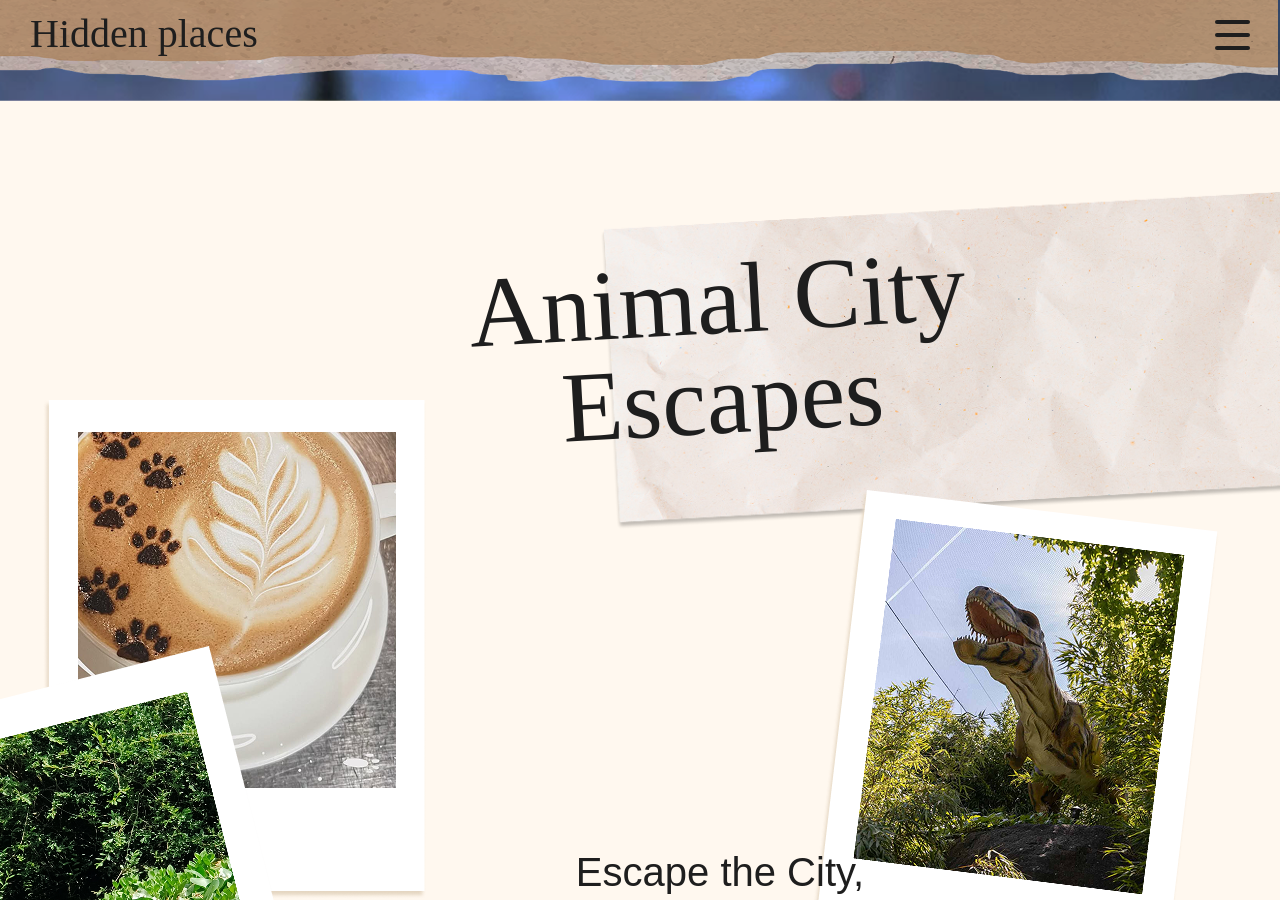
<file: index.html>
<!DOCTYPE html>
<html lang="en">
<head>
    <meta charset="UTF-8">
    <meta http-equiv="refresh" content="0; url=pages/mainpage_desktop.html">
    <title>Animal City Escapes - Hidden Places</title>
</head>
<body>
    <p>Redirecting to <a href="pages/mainpage_desktop.html">Animal City Escapes</a>...</p>
</body>
</html>
</file>
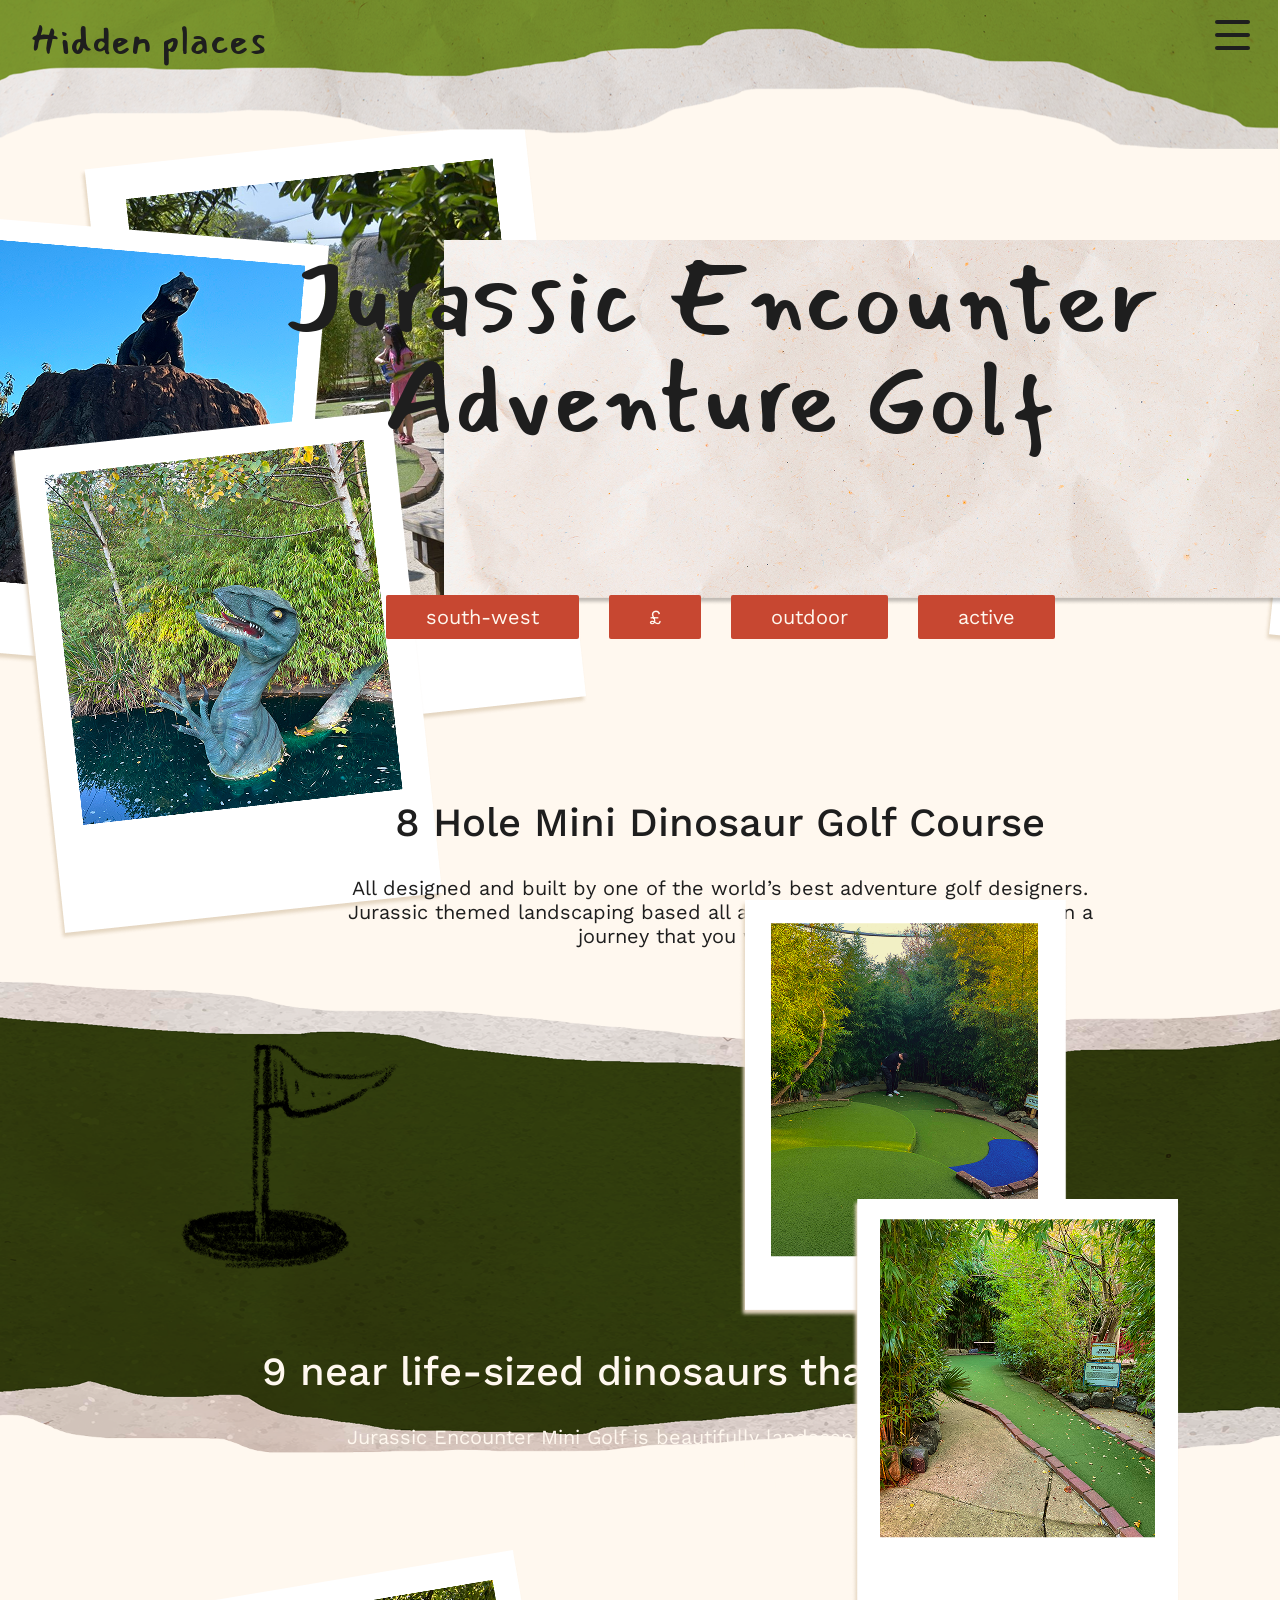
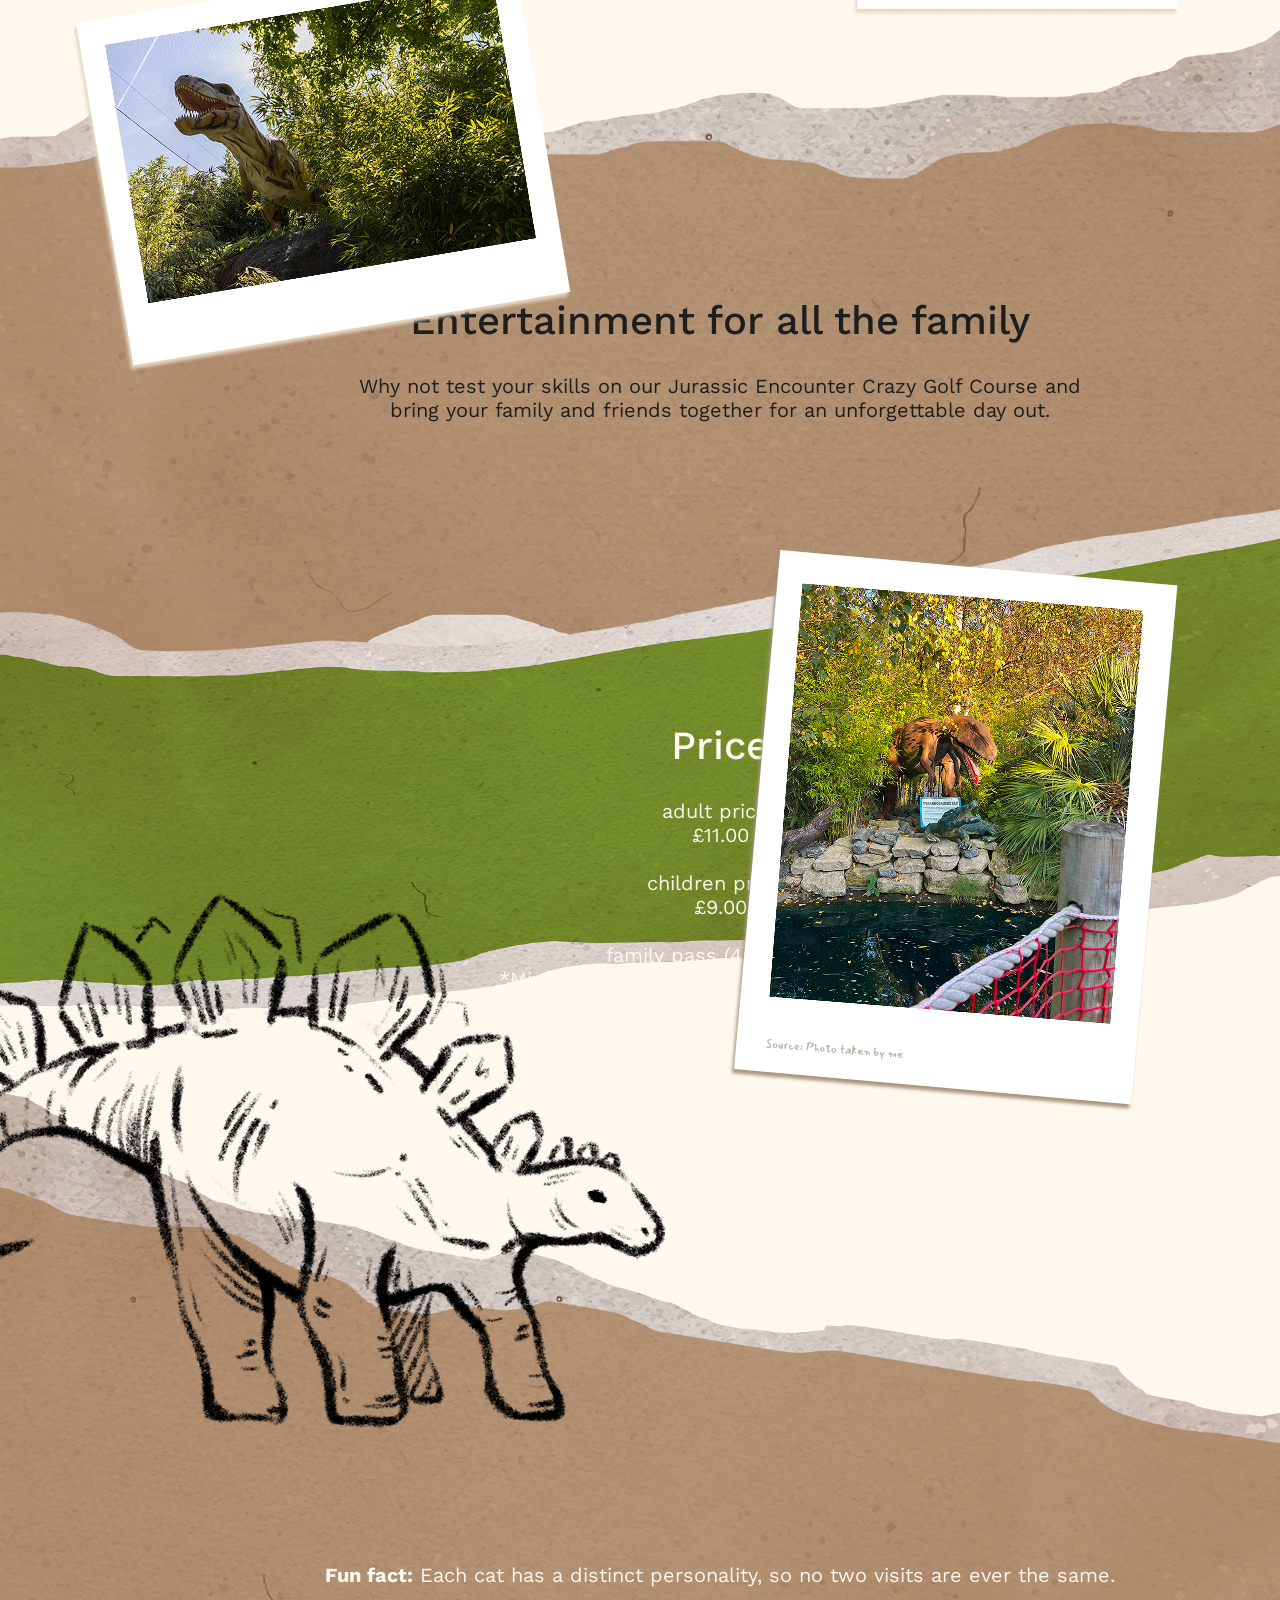
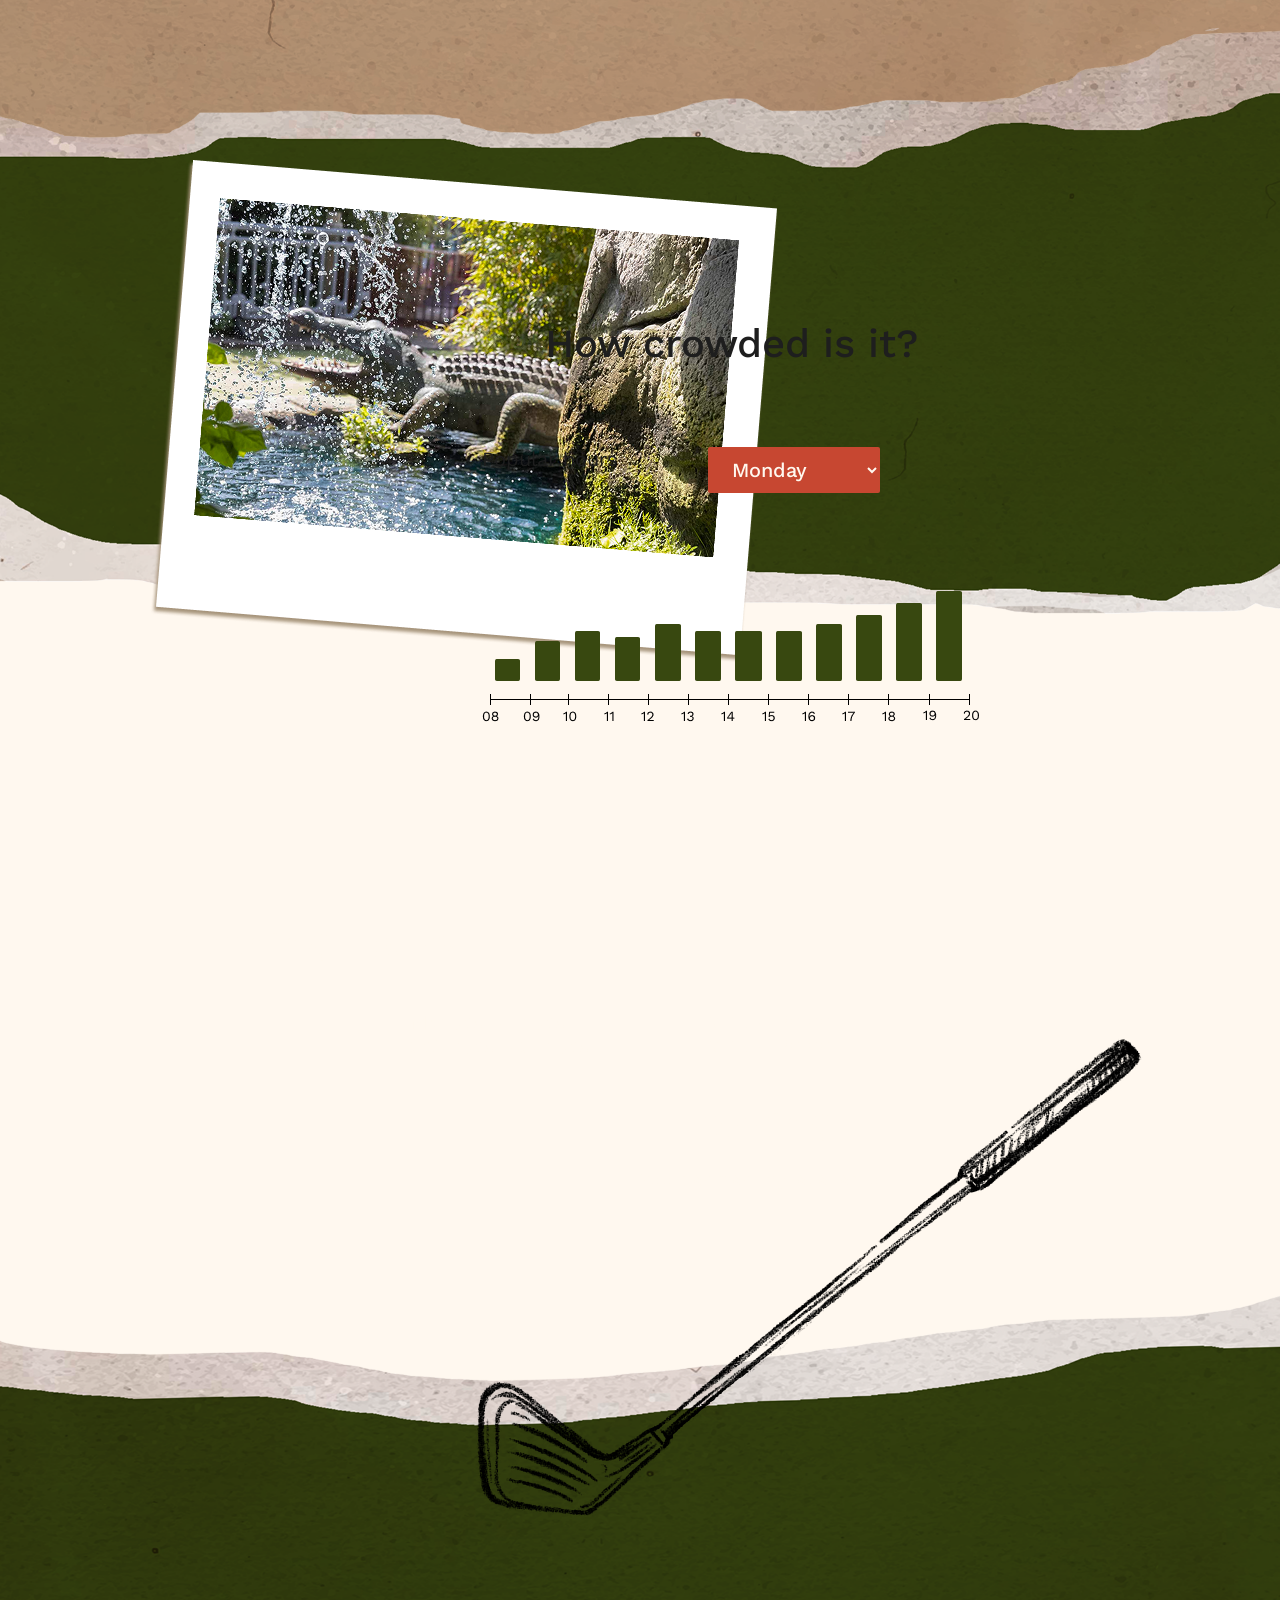
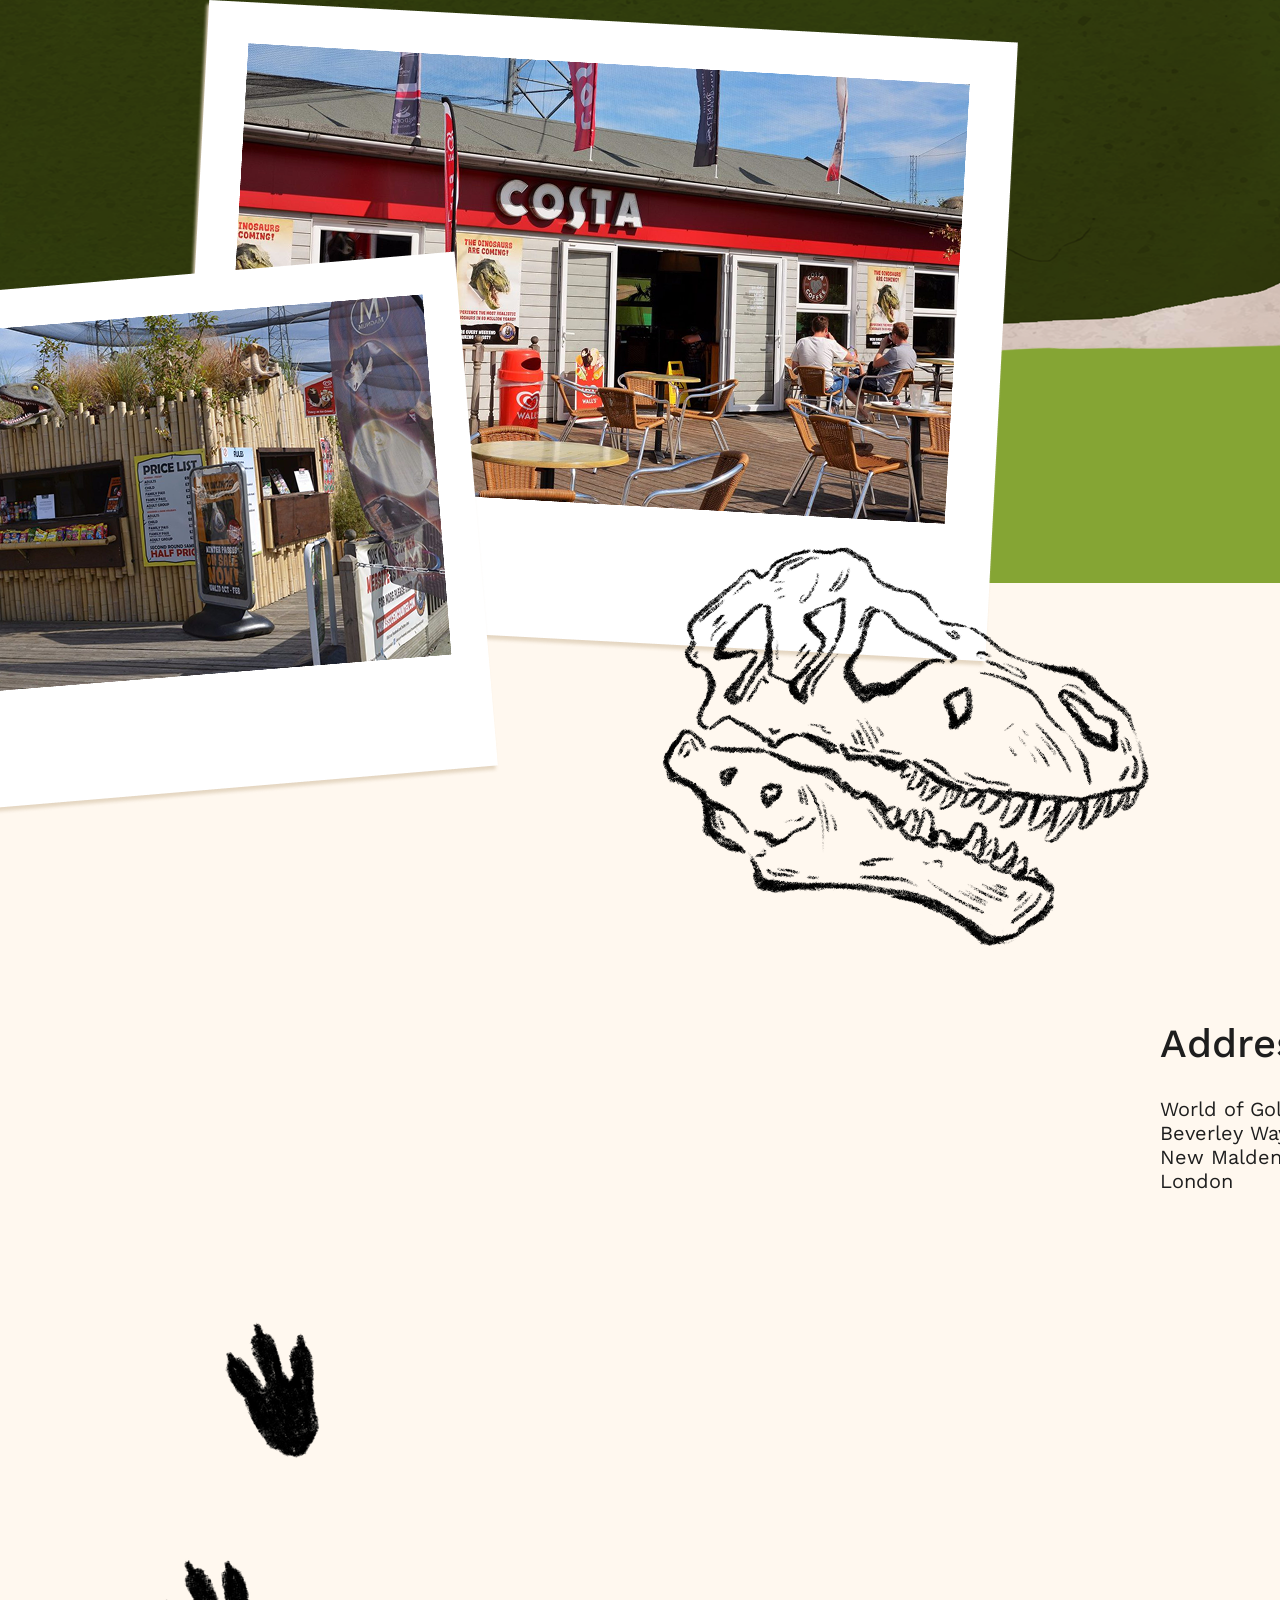
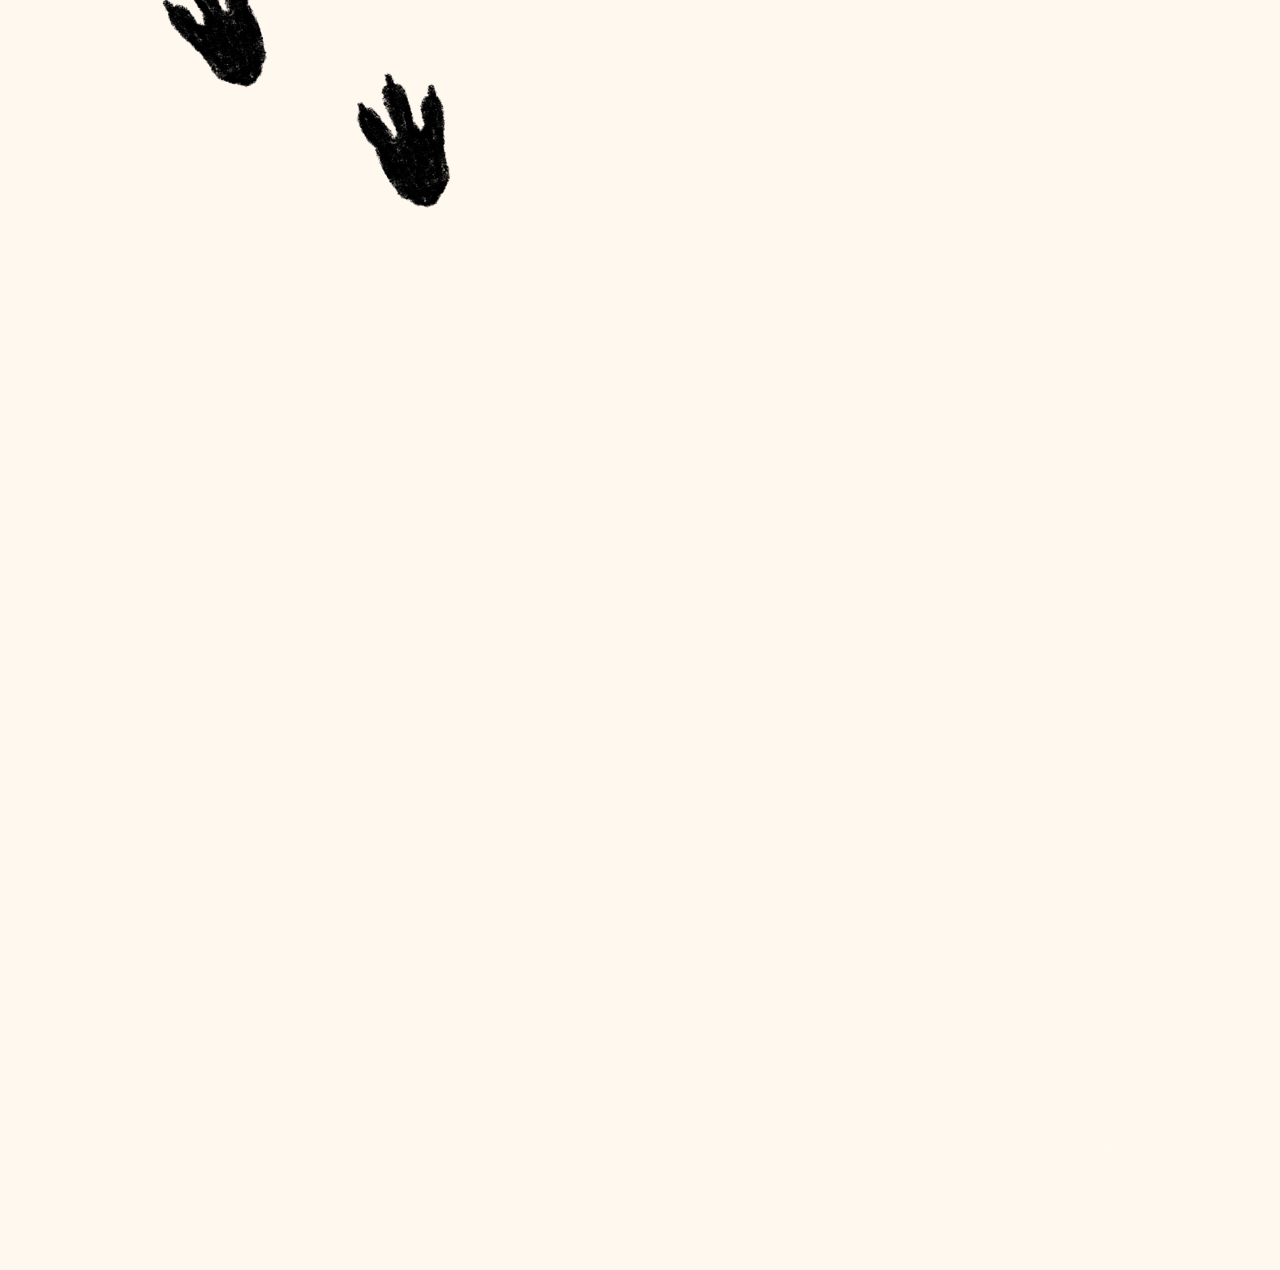
<file: pages/jurassic_desktop.html>
<!DOCTYPE html>
<html lang="en">
<head>
    <meta charset="UTF-8">
    <meta name="viewport" content="width=1440">
    <link rel="stylesheet" href="../styles/jurassic_desktop_style.css">
    <link rel="preconnect" href="https://fonts.googleapis.com">
    <link rel="preconnect" href="https://fonts.gstatic.com" crossorigin>
    <link href="https://fonts.googleapis.com/css2?family=Mansalva&family=Work+Sans:ital,wght@0,100..900;1,100..900&display=swap" rel="stylesheet">
    <title>Jurassic Encounter Adventure Golf - Main Page</title>
</head>
<body>
    <nav>
        <a class="logo" href="mainpage_desktop.html">Hidden places</a>
        <div class="hamburger-menu" id="hamburger">
            <div class="hamburger-icon">
                <span></span>
                <span></span>
                <span></span>
            </div>
        </div>
        <div class="nav-menu" id="navMenu">
            <div class="close-menu" id="closeMenu"></div>
            <a href="mainpage_desktop.html">
                <span class="menu-number">01.</span>
                <span class="menu-text">Home</span>
                <span class="menu-arrow">▶</span>
            </a>
            <a href="whiskers_desktop.html">
                <span class="menu-number">02.</span>
                <span class="menu-text">Whiskers & Cream Cat Café</span>
                <span class="menu-arrow">▶</span>
            </a>
            <a href="jurassic_desktop.html" class="active">
                <span class="menu-number">03.</span>
                <span class="menu-text">Jurassic Encounter Adventure Golf</span>
                <span class="menu-arrow">▶</span>
            </a>
            <a href="carshalton_desktop.html">
                <span class="menu-number">04.</span>
                <span class="menu-text">Carshalton Ponds</span>
                <span class="menu-arrow">▶</span>
            </a>
        </div>
        <img class="ripped-nav" src="../assets/images/ripped_jurassic_nav.png" alt="ripped nav" />
    </nav>
    <h1>Jurassic Encounter <br>Adventure Golf</h1>
    <img class="jurassic-paper" src="../assets/images/jurassic_paper.png" alt="paper" />
    <img class="ripped-bg" src="../assets/images/jurassic_ripped.png" alt="ripped background" />
    <img class="jurassic-polaroids" src="../assets/images/jurassic_header_polaroids.png" alt="header polaroids" />

    <div class="tags">
        <button>south-west</button>
        <button>£</button>
        <button>outdoor</button>
        <button>active</button>
    </div>

    <div class="hole-middle-text">
        <h2>8 Hole Mini Dinosaur Golf Course</h2>
    
        <div class="paragraph-text">
            <p>All designed and built by one of the world’s best adventure golf designers. Jurassic themed landscaping based all around the course. It takes you on a journey that you wont forget.</p>
        </div>
    </div>

    <img class="hole" src="../assets/images/hole.png" alt="hole" />


    <div class="dino-middle-text">
        <h2>9 near life-sized dinosaurs that roar and move</h2>
    
        <div class="paragraph-text">
            <p>Jurassic Encounter Mini Golf is beautifully landscaped and gives players the chance to putt past cascading waterfalls, over island greens, through prehistoric caves and even meet some Jurassic friends from the past!</p>
        </div>
    </div>
    

    <img class="dino-polaroids" src="../assets/images/dino_polaroid.png" alt="Dinosaur polaroids" />

    <img class="dino-polaroid2" src="../assets/images/dino_polaroid2.png" alt="Dinosaur polaroid" />

    <div class="family-middle-text">
        <h2>Entertainment for all the family</h2>
    
        <div class="paragraph-text">
            <p>Why not test your skills on our Jurassic Encounter Crazy Golf Course and bring your family and friends together for an unforgettable day out.</p>
        </div>
    </div>

    <div class="price-text">
        <h2>Price</h2>
        <p>adult prices <br>
            £11.00
            <br><br>
            children prices <br>
            £9.00
            <br><br>
            family pass (4 persons) <br>
            *Minimum of two children and 1 adult
            £35.00
            <br><br>
            adult group (4 adults) <br>
            £39.00

            Second round same day half price.
        </p>
    </div>

    <img class="dino" src="../assets/images/dino.png" alt="dinosaur illustration" />

    <img class="dino-polaroid3" src="../assets/images/dino_polaroid3.png" alt="dinosaur polaroid" />

    <p class="fun-fact"><strong>Fun fact:</strong> Each cat has a distinct personality, so no two visits are ever the same.</p>

    <img class="dino-polaroid4" src="../assets/images/dino_polaroid4.png" alt="dinosaur polaroid" />

    <div class="opening-hours">
        <h2>Opening Hours</h2>
        <p class="opening-hours-days">
            Monday - Friday <br>
            Saturday - Sunday
        </p>
        <p class="opening-hours-times">
            7:45 – 20:00 <br>
            7:45 – 20:00
        </p>
    </div>

    <img class="club-illustration" src="../assets/images/club.png" alt="club illustration" />


    <div class="parking">
        <h2>Parking</h2>
        <p class="parking-info">Free car parking available</p>
    </div>


    <div class="crowd-level">
        <h2 class="how-crowded"> How crowded is it?</h2>
        <select name="days-select" id="days-select">
            <option value=" Monday">Monday</option>
            <option value="Tuesday">Tuesday</option>
            <option value="Wednesday">Wednesday</option>
            <option value="Thursday">Thursday</option>
            <option value="Friday">Friday</option>
            <option value="Saturday">Saturday</option>
            <option value="Sunday">Sunday</option>
        </select>
        <p class="popular-hours"> Popular hours <br></p>
        <img class="crowd-level-diagram" src="../assets/images/crowd_level_diagram_j.png" alt="crowd level diagram" />
    </div>


    <div class="dietary">
        <h2>Costa cafe on site</h2>
    </div>

    <img class="costa-polaroid" src="../assets/images/costa_polaroids.png" alt="costa polaroid" />

    <img class="dino-skull" src="../assets/images/skull.png" alt="dinosaur skull" />

    <div class="jurassic-google-map">
        <iframe src="https://www.google.com/maps/embed?pb=!1m18!1m12!1m3!1d2488.92819365236!2d-0.2452591235365468!3d51.40437407179013!2m3!1f0!2f0!3f0!3m2!1i1024!2i768!4f13.1!3m3!1m2!1s0x4876091bd8e329b1%3A0x40843601f2e8604d!2sJurassic%20Encounter%20Adventure%20Golf!5e0!3m2!1spl!2sdk!4v1765912131695!5m2!1spl!2sdk" width="600" height="450" style="border:0;" allowfullscreen="" loading="lazy" referrerpolicy="no-referrer-when-downgrade"></iframe>
        <div class="jurassic-address">
            <h2>Address</h2>
            <p> World of Golf, <br>
                Beverley Way, <br>
                New Malden KT3 4PH <br>
                London
            </p>
        </div>
    </div>

    <img class="dino-prints" src="../assets/images/dino_prints.png" alt="dinosaur prints" />

    <div class="Booking">
        <h2>Booking</h2>
        <p class="booking-info">No need to book</p>
    </div>

    <div class="contact">
        <h2>Contact us!</h2>
        <p class="contact-info">020 8949 9200</p>
    </div>

    <div class="follow">
        <h2>Follow us!</h2>
        <img class="jurassic-facebook-icon" src="../assets/images/facebook_icon.png" alt="facebook_icon" />
        <img class="jurassic-instagram-icon" src="../assets/images/instagram_icon.png" alt="instagram_icon" />
    </div>



    <footer>
        <div class="footer-credit">by Anna Czochara</div>
        <img class="footer-facebook-icon" src="../assets/images/facebook_icon.png" alt="facebook_icon" />
        <img class="footer-instagram-icon" src="../assets/images/instagram_icon.png" alt="instagram_icon" />
    </footer>
    <script src="../assets/js/jurassic_desktop.js"></script>
</body>
</html>
</file>
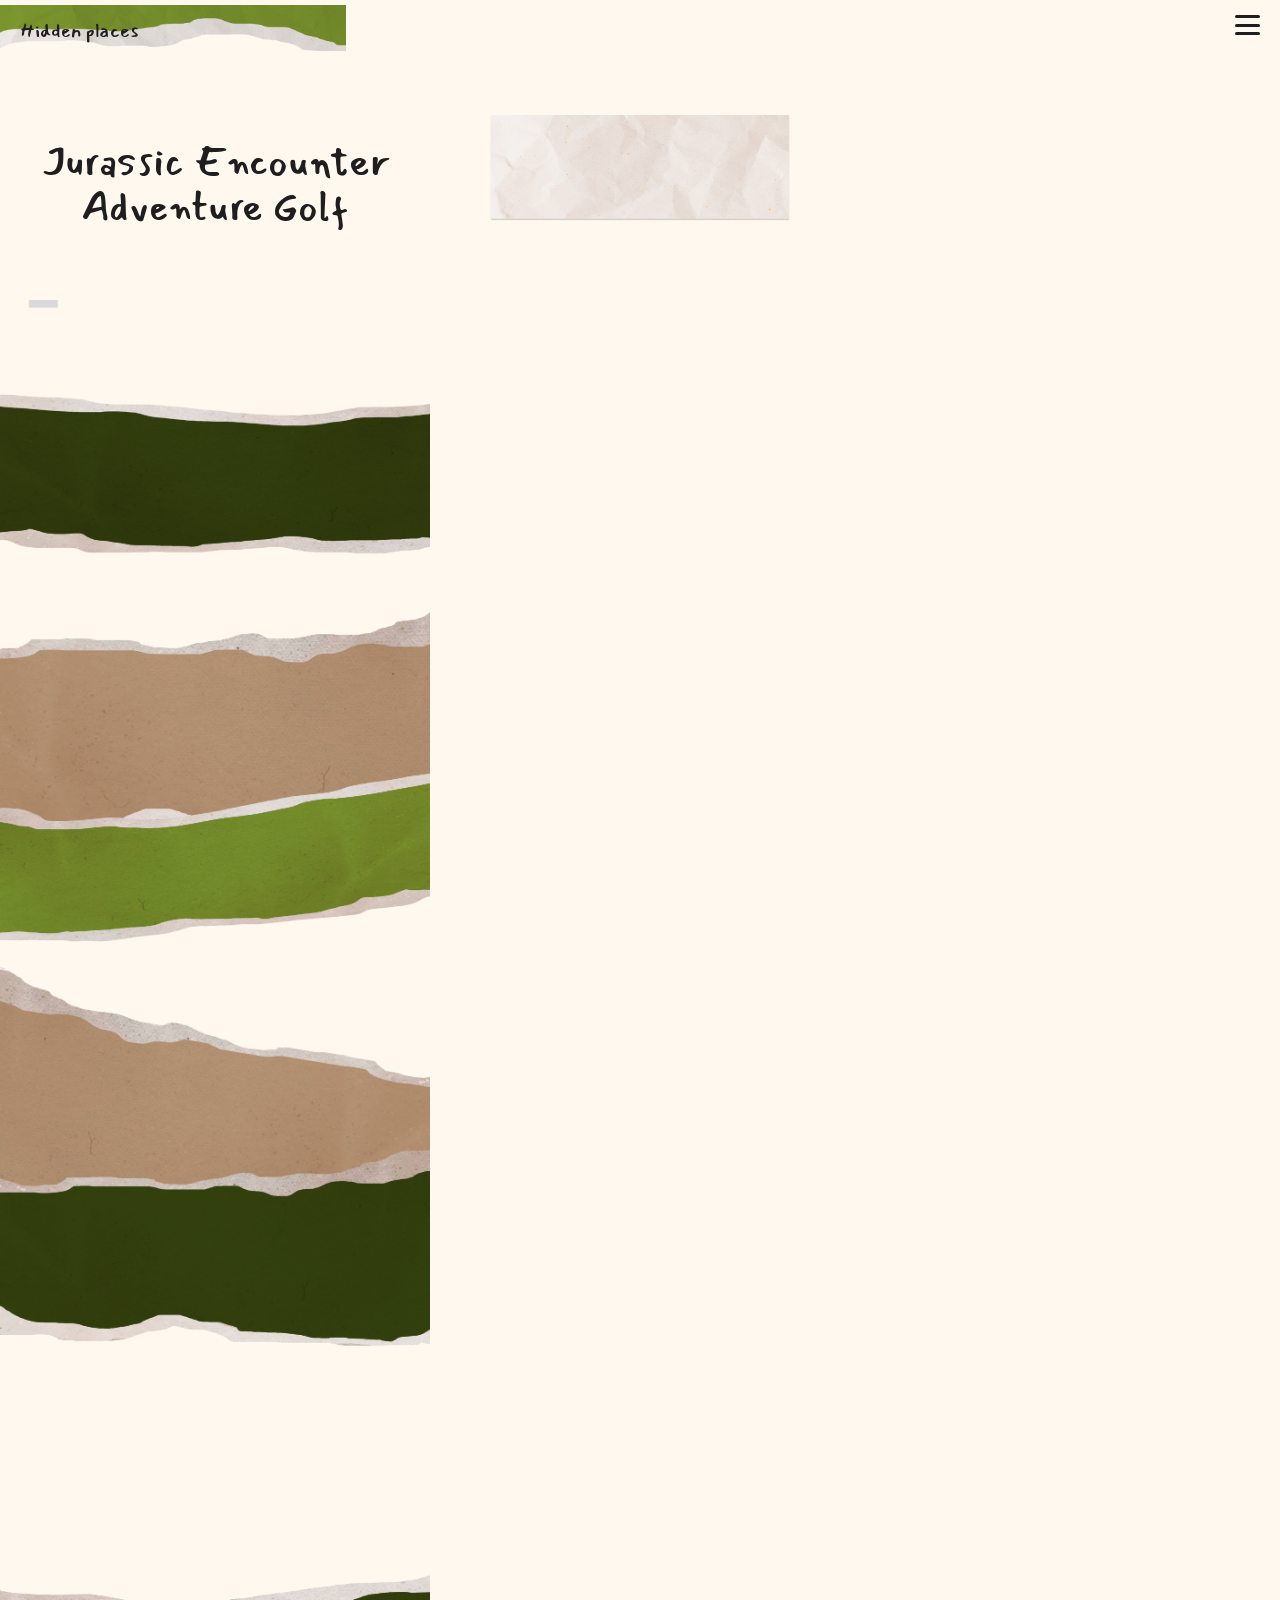
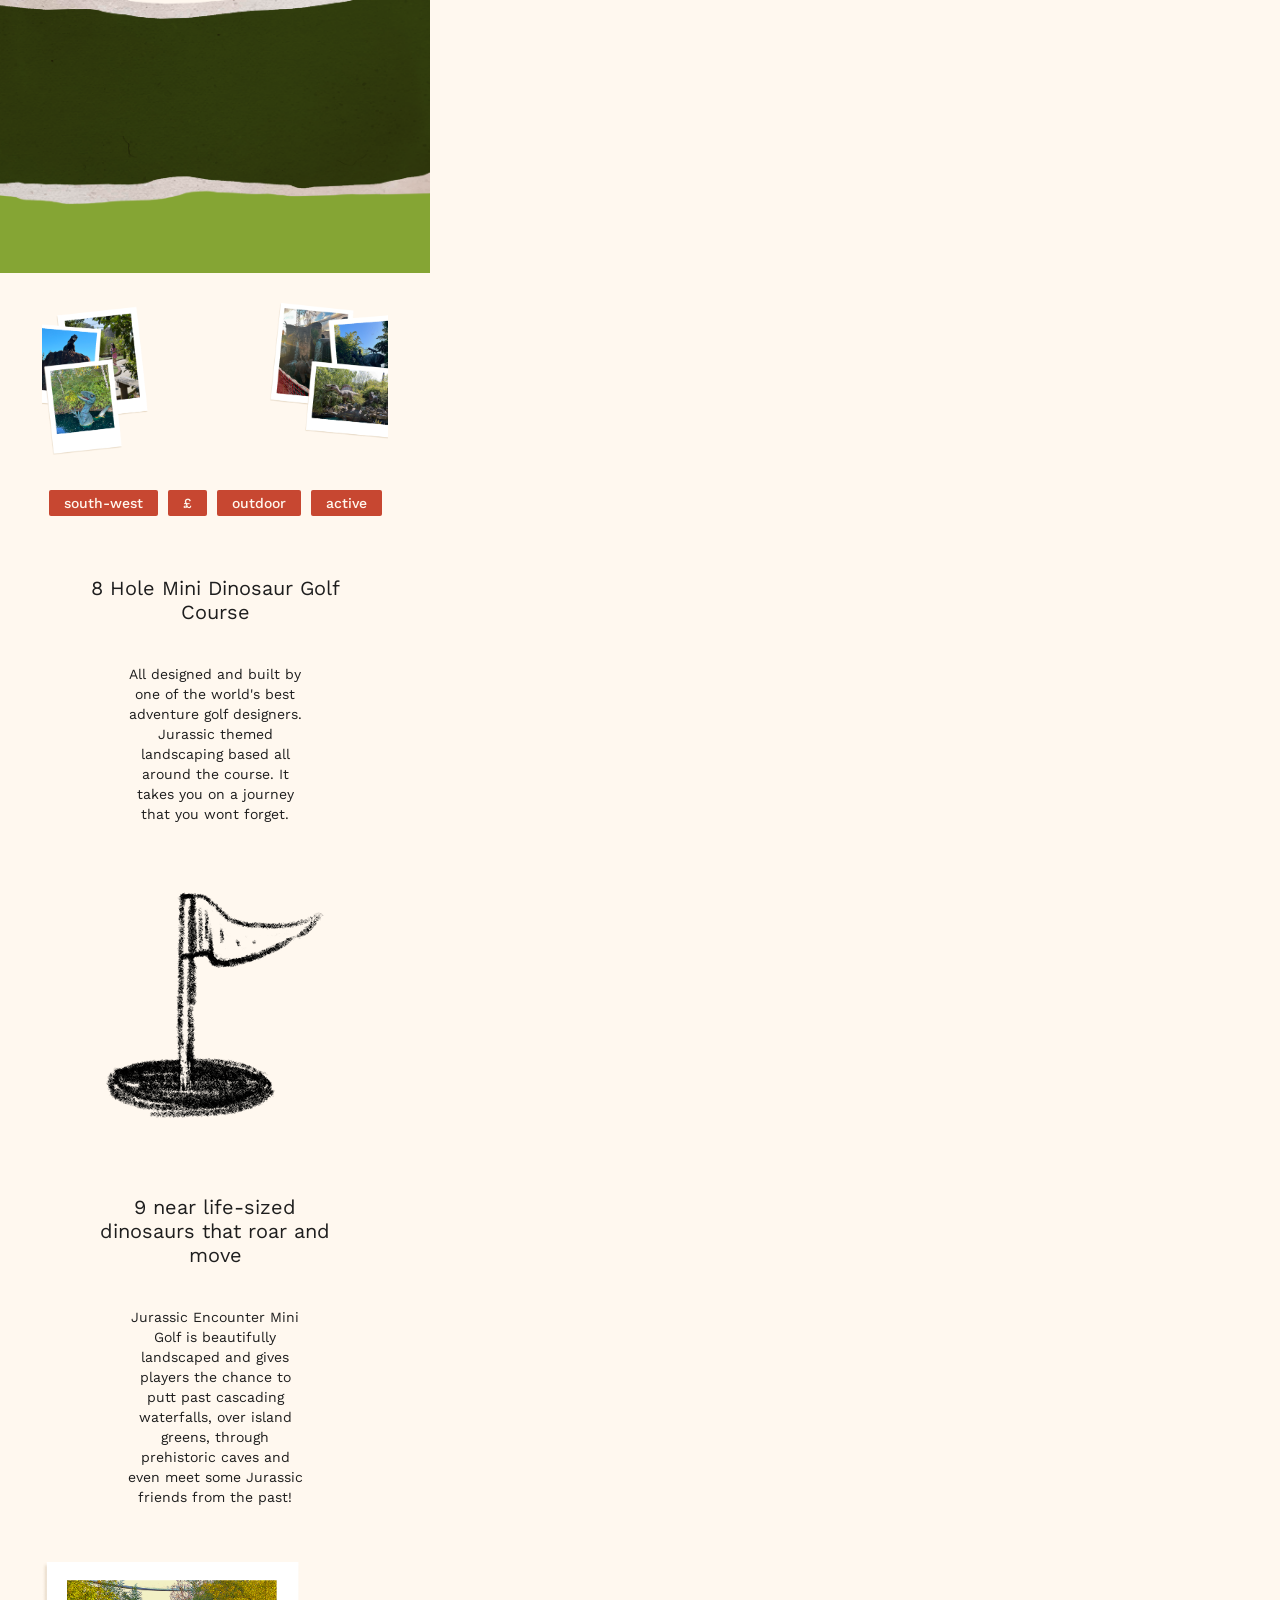
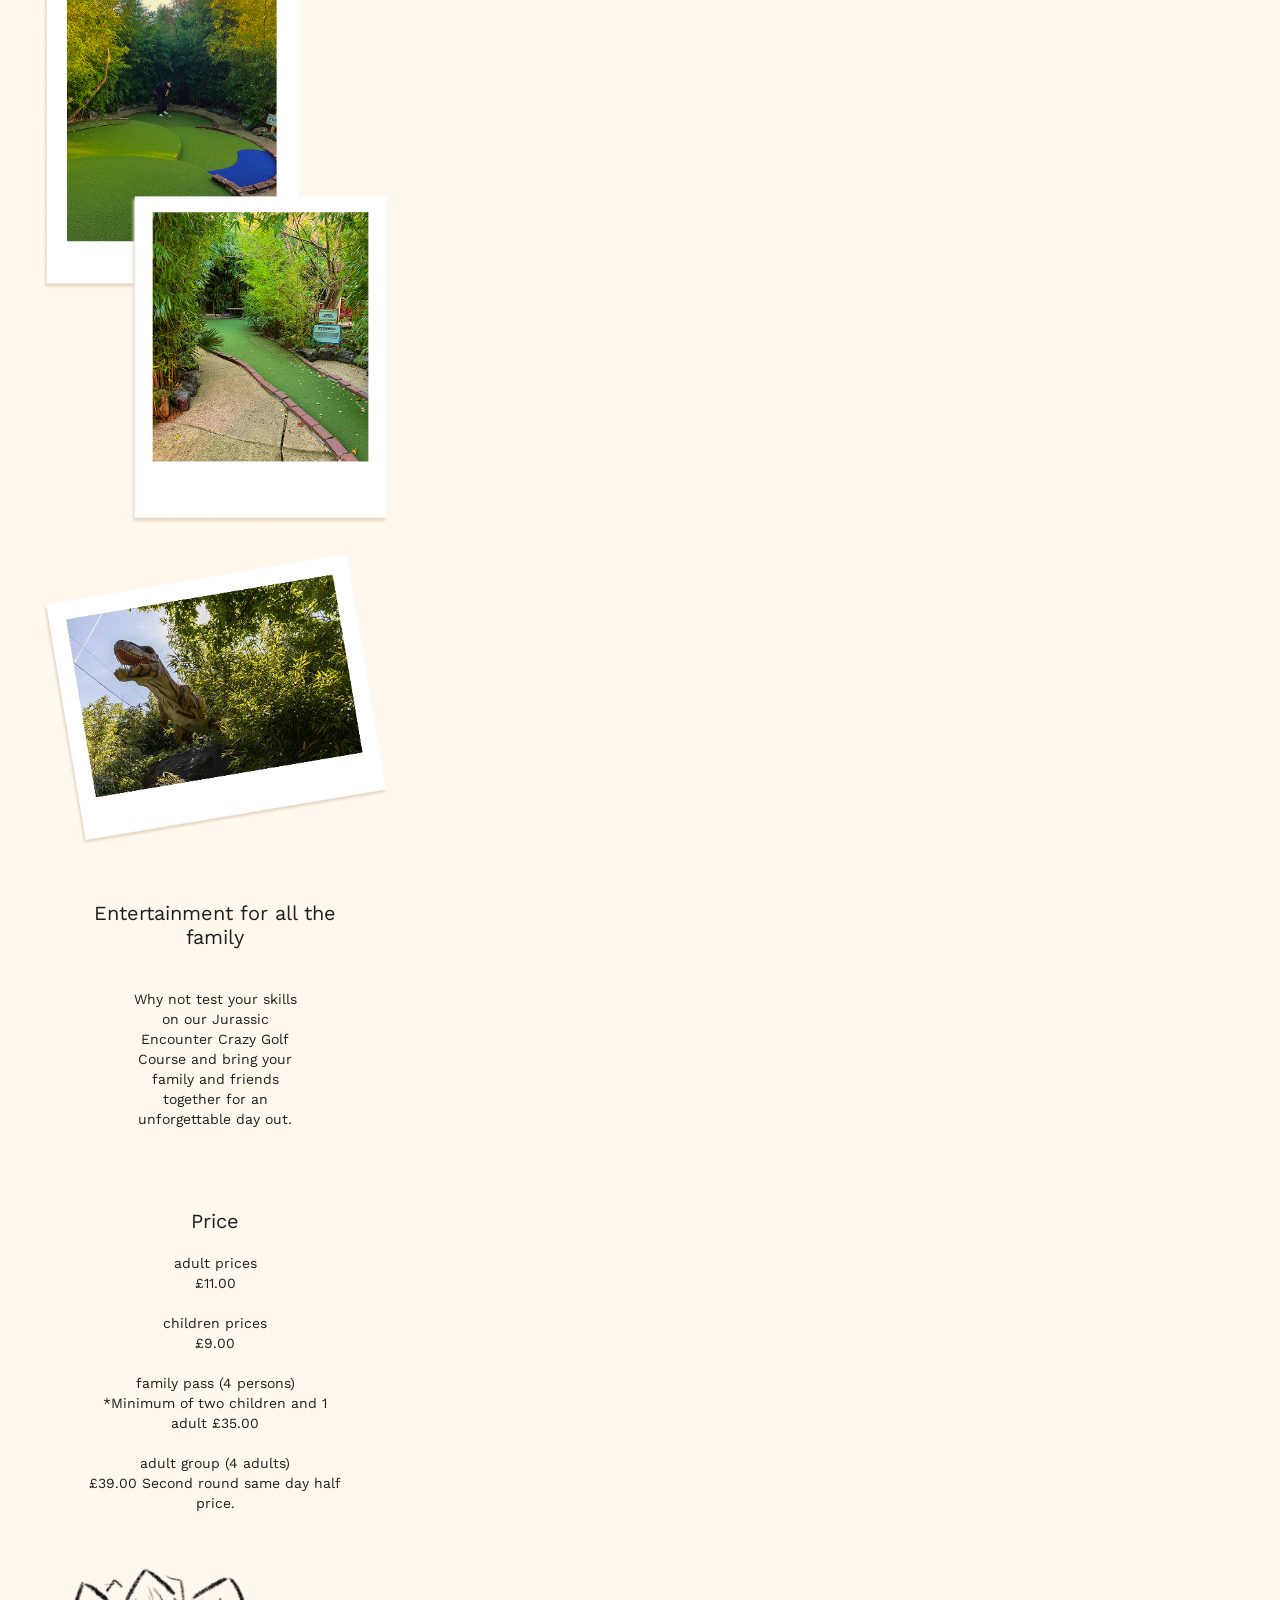
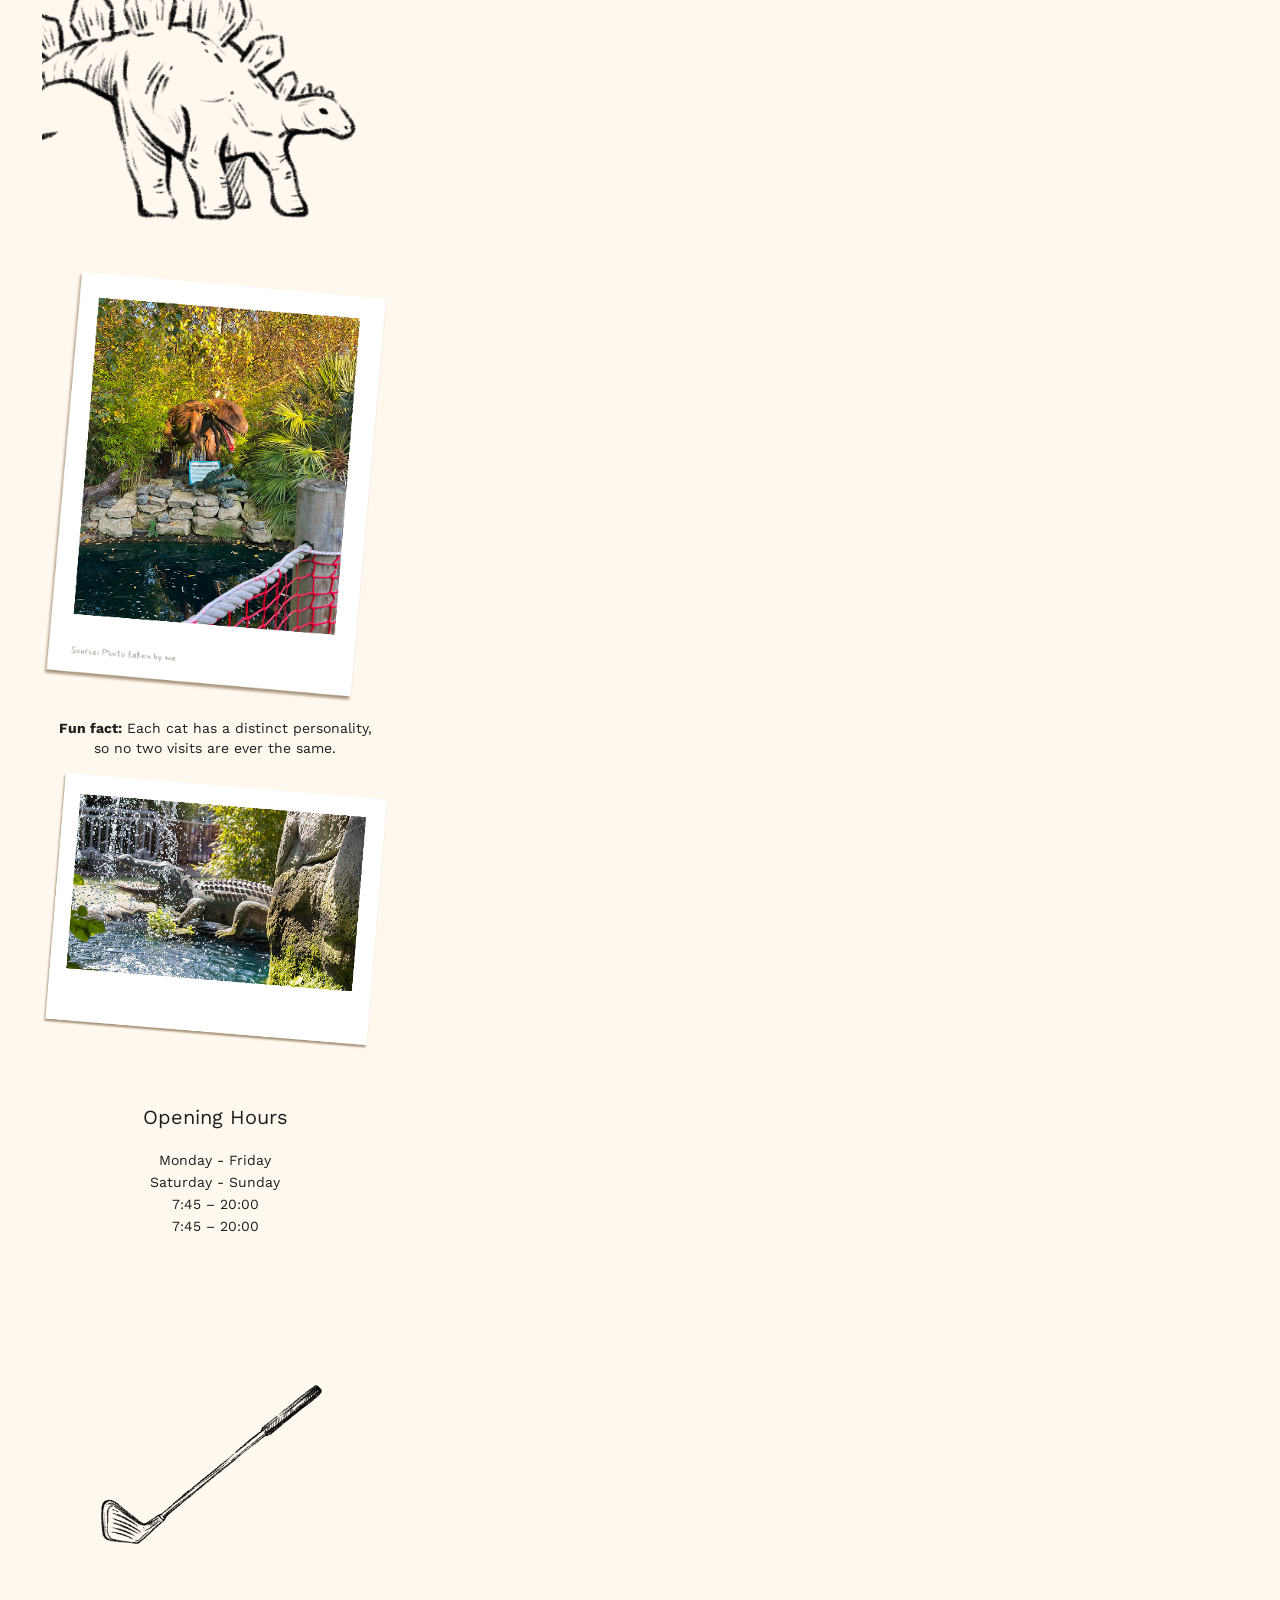
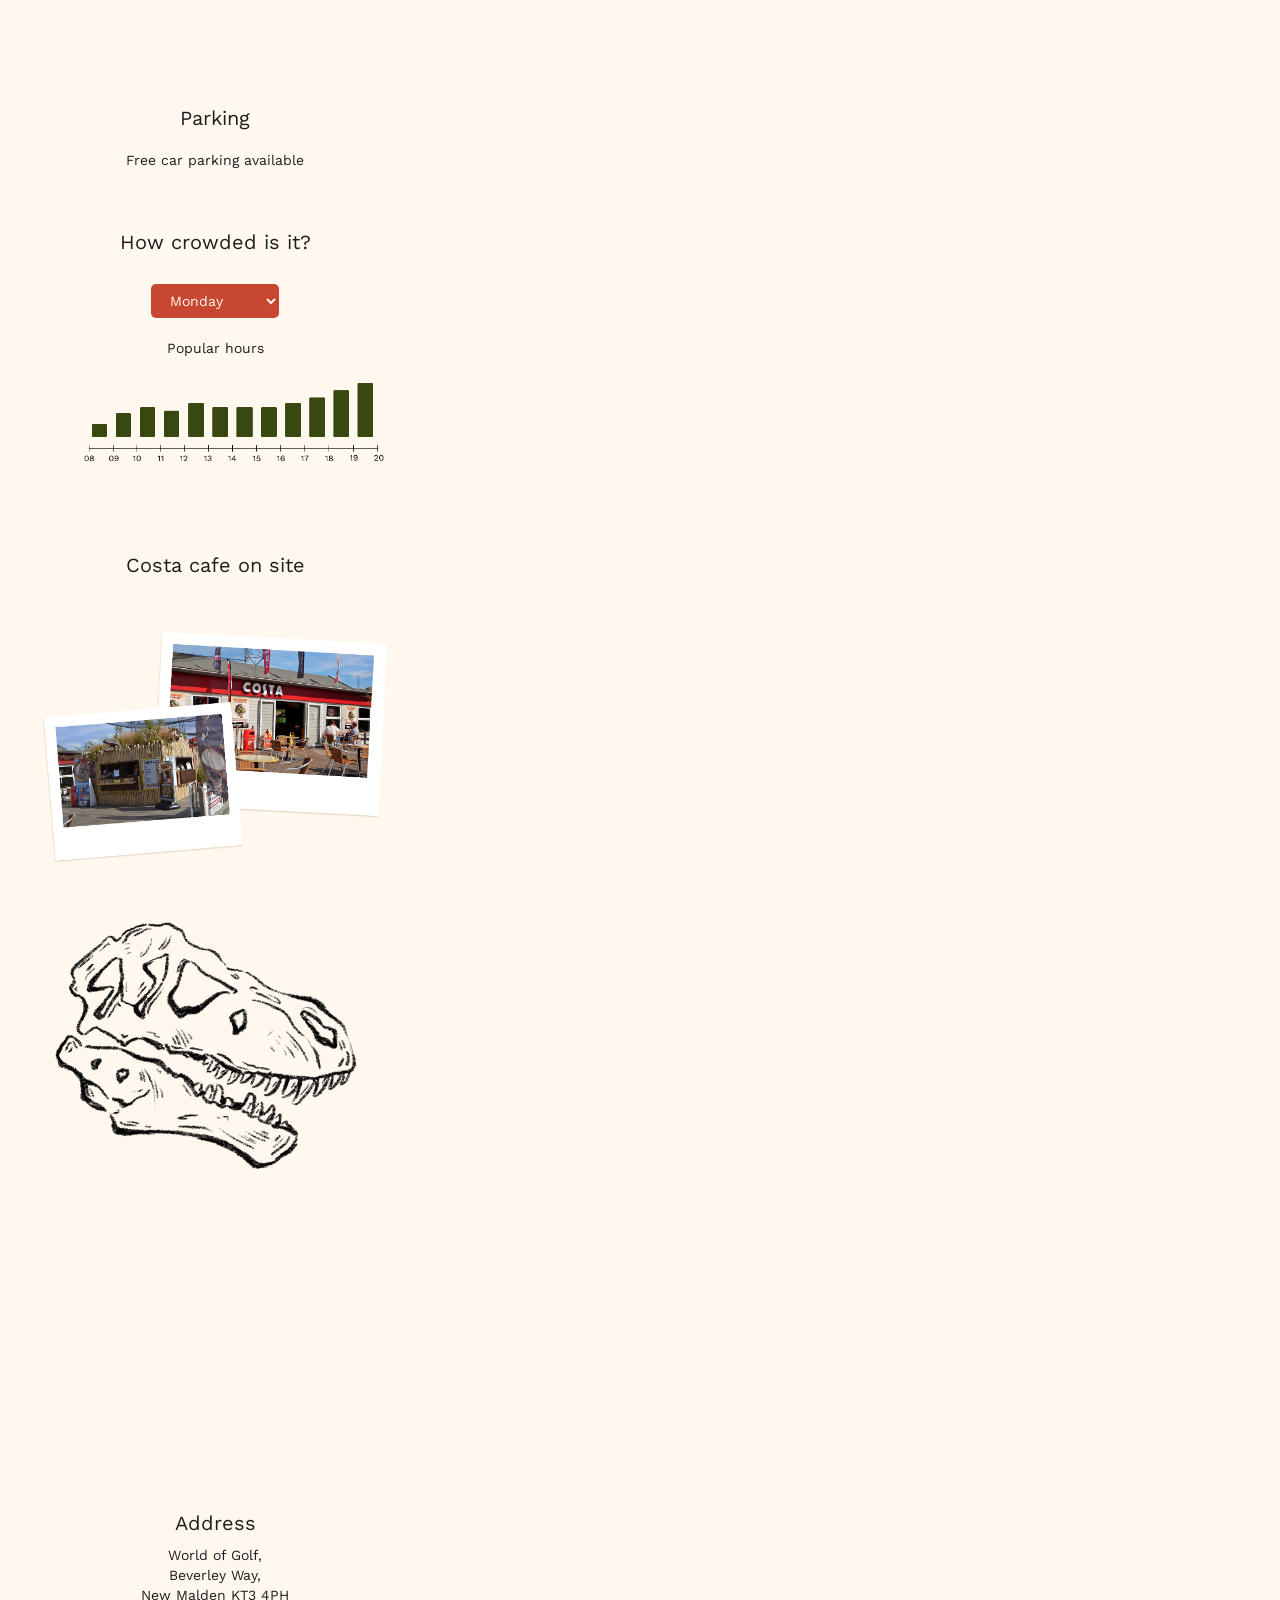
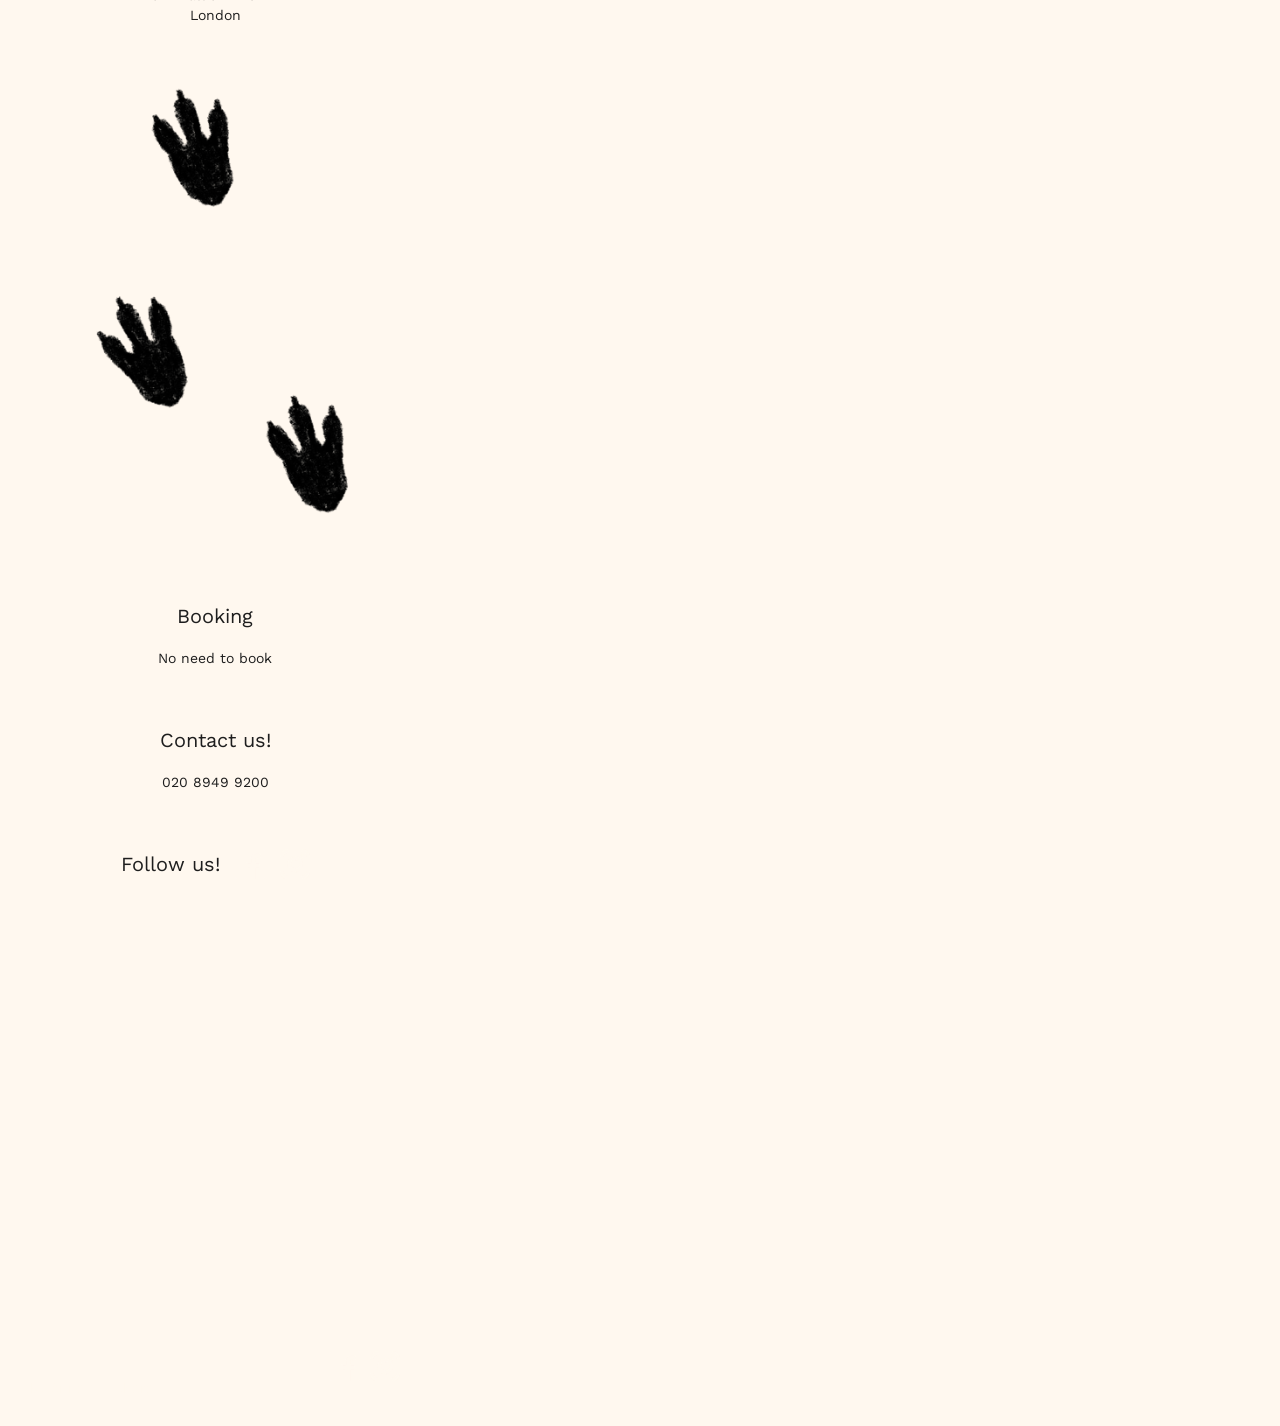
<file: pages/jurassic_mobile.html>
<!DOCTYPE html>
<html lang="en">
<head>
    <meta charset="UTF-8">
    <meta name="viewport" content="width=430, initial-scale=1.0">
    <link rel="stylesheet" href="../styles/jurassic_mobile_styles.css">
    <link rel="preconnect" href="https://fonts.googleapis.com">
    <link rel="preconnect" href="https://fonts.gstatic.com" crossorigin>
    <link href="https://fonts.googleapis.com/css2?family=Mansalva&family=Work+Sans:ital,wght@0,100..900;1,100..900&display=swap" rel="stylesheet">
    <title>Jurassic Encounter Adventure Golf - Main Page</title>
</head>
<body>
    <nav>
        <a class="logo" href="mainpage_mobile.html">Hidden places</a>
        <div class="hamburger-menu" id="hamburger">
            <div class="hamburger-icon">
                <span></span>
                <span></span>
                <span></span>
            </div>
        </div>
        <div class="nav-menu" id="navMenu">
            <div class="close-menu" id="closeMenu"></div>
            <a href="mainpage_mobile.html">
                <span class="menu-number">01.</span>
                <span class="menu-text">Home</span>
                <span class="menu-arrow">▶</span>
            </a>
            <a href="whiskers_mobile.html">
                <span class="menu-number">02.</span>
                <span class="menu-text">Whiskers & Cream Cat Café</span>
                <span class="menu-arrow">▶</span>
            </a>
            <a href="jurassic_mobile.html" class="active">
                <span class="menu-number">03.</span>
                <span class="menu-text">Jurassic Encounter Adventure Golf</span>
                <span class="menu-arrow">▶</span>
            </a>
            <a href="carshalton_mobile.html">
                <span class="menu-number">04.</span>
                <span class="menu-text">Carshalton Ponds</span>
                <span class="menu-arrow">▶</span>
            </a>
        </div>
        <img class="ripped-nav" src="../assets/images/ripped_jurassic_nav.png" alt="ripped nav" />
    </nav>
    
    <h1>Jurassic Encounter <br>Adventure Golf</h1>
    <img class="jurassic-paper" src="../assets/images/jurassic_paper.png" alt="paper" />
    <img class="ripped-bg" src="../assets/images/jurassic_ripped.png" alt="ripped background" />
    <img class="jurassic-polaroids" src="../assets/images/jurassic_header_polaroids.png" alt="header polaroids" />

    <div class="tags">
        <button>south-west</button>
        <button>£</button>
        <button>outdoor</button>
        <button>active</button>
    </div>

    <div class="hole-middle-text">
        <h2>8 Hole Mini Dinosaur Golf Course</h2>
    
        <div class="paragraph-text">
            <p>All designed and built by one of the world's best adventure golf designers. Jurassic themed landscaping based all around the course. It takes you on a journey that you wont forget.</p>
        </div>
    </div>

    <img class="hole" src="../assets/images/hole.png" alt="hole" />

    <div class="dino-middle-text">
        <h2>9 near life-sized dinosaurs that roar and move</h2>
    
        <div class="paragraph-text">
            <p>Jurassic Encounter Mini Golf is beautifully landscaped and gives players the chance to putt past cascading waterfalls, over island greens, through prehistoric caves and even meet some Jurassic friends from the past!</p>
        </div>
    </div>
    
    <img class="dino-polaroids" src="../assets/images/dino_polaroid.png" alt="Dinosaur polaroids" />

    <img class="dino-polaroid2" src="../assets/images/dino_polaroid2.png" alt="Dinosaur polaroid" />

    <div class="family-middle-text">
        <h2>Entertainment for all the family</h2>
    
        <div class="paragraph-text">
            <p>Why not test your skills on our Jurassic Encounter Crazy Golf Course and bring your family and friends together for an unforgettable day out.</p>
        </div>
    </div>

    <div class="price-text">
        <h2>Price</h2>
        <p>adult prices <br>
            £11.00
            <br><br>
            children prices <br>
            £9.00
            <br><br>
            family pass (4 persons) <br>
            *Minimum of two children and 1 adult
            £35.00
            <br><br>
            adult group (4 adults) <br>
            £39.00

            Second round same day half price.
        </p>
    </div>

    <img class="dino" src="../assets/images/dino.png" alt="dinosaur illustration" />

    <img class="dino-polaroid3" src="../assets/images/dino_polaroid3.png" alt="dinosaur polaroid" />

    <p class="fun-fact"><strong>Fun fact:</strong> Each cat has a distinct personality, so no two visits are ever the same.</p>

    <img class="dino-polaroid4" src="../assets/images/dino_polaroid4.png" alt="dinosaur polaroid" />

    <div class="opening-hours">
        <h2>Opening Hours</h2>
        <p class="opening-hours-days">
            Monday - Friday <br>
            Saturday - Sunday
        </p>
        <p class="opening-hours-times">
            7:45 – 20:00 <br>
            7:45 – 20:00
        </p>
    </div>

    <img class="club-illustration" src="../assets/images/club.png" alt="club illustration" />

    <div class="parking">
        <h2>Parking</h2>
        <p class="parking-info">Free car parking available</p>
    </div>

    <div class="crowd-level">
        <h2 class="how-crowded"> How crowded is it?</h2>
        <select name="days-select" id="days-select">
            <option value=" Monday">Monday</option>
            <option value="Tuesday">Tuesday</option>
            <option value="Wednesday">Wednesday</option>
            <option value="Thursday">Thursday</option>
            <option value="Friday">Friday</option>
            <option value="Saturday">Saturday</option>
            <option value="Sunday">Sunday</option>
        </select>
        <p class="popular-hours"> Popular hours <br></p>
        <img class="crowd-level-diagram" src="../assets/images/crowd_level_diagram_j.png" alt="crowd level diagram" />
    </div>

    <div class="dietary">
        <h2>Costa cafe on site</h2>
    </div>

    <img class="costa-polaroid" src="../assets/images/costa_polaroids.png" alt="costa polaroid" />

    <img class="dino-skull" src="../assets/images/skull.png" alt="dinosaur skull" />

    <div class="jurassic-google-map">
        <iframe src="https://www.google.com/maps/embed?pb=!1m18!1m12!1m3!1d2488.92819365236!2d-0.2452591235365468!3d51.40437407179013!2m3!1f0!2f0!3f0!3m2!1i1024!2i768!4f13.1!3m3!1m2!1s0x4876091bd8e329b1%3A0x40843601f2e8604d!2sJurassic%20Encounter%20Adventure%20Golf!5e0!3m2!1spl!2sdk!4v1765912131695!5m2!1spl!2sdk" width="100%" height="300" style="border:0;" allowfullscreen="" loading="lazy" referrerpolicy="no-referrer-when-downgrade"></iframe>
        <div class="jurassic-address">
            <h2>Address</h2>
            <p> World of Golf, <br>
                Beverley Way, <br>
                New Malden KT3 4PH <br>
                London
            </p>
        </div>
    </div>

    <img class="dino-prints" src="../assets/images/dino_prints.png" alt="dinosaur prints" />

    <div class="Booking">
        <h2>Booking</h2>
        <p class="booking-info">No need to book</p>
    </div>

    <div class="contact">
        <h2>Contact us!</h2>
        <p class="contact-info">020 8949 9200</p>
    </div>

    <div class="follow">
        <h2>Follow us!</h2>
        <img class="jurassic-facebook-icon" src="../assets/images/facebook_icon.png" alt="facebook_icon" />
        <img class="jurassic-instagram-icon" src="../assets/images/instagram_icon.png" alt="instagram_icon" />
    </div>

    <footer>
        <div class="footer-credit">by Anna Czochara</div>
        <img class="footer-facebook-icon" src="../assets/images/facebook_icon.png" alt="facebook_icon" />
        <img class="footer-instagram-icon" src="../assets/images/instagram_icon.png" alt="instagram_icon" />
    </footer>
    <script src="../assets/js/jurassic_mobile.js"></script>
</body>
</html>
</file>
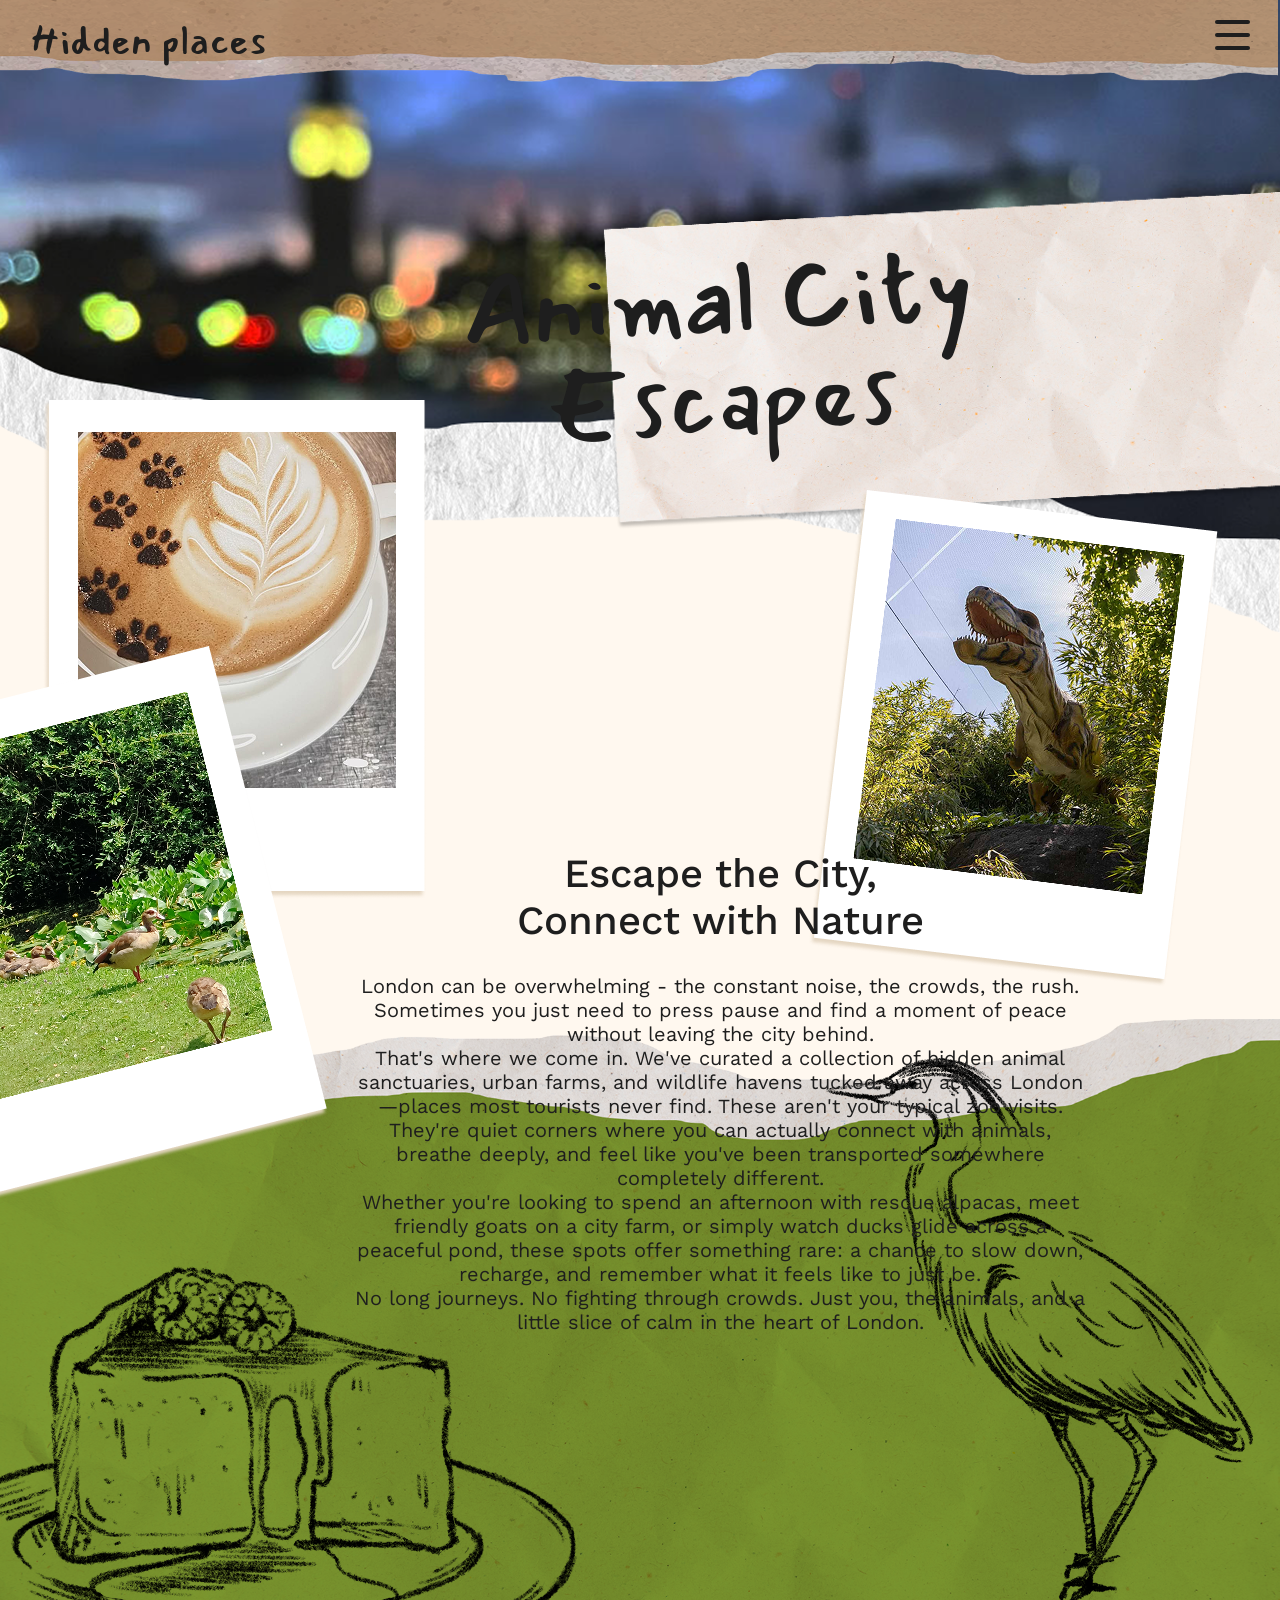
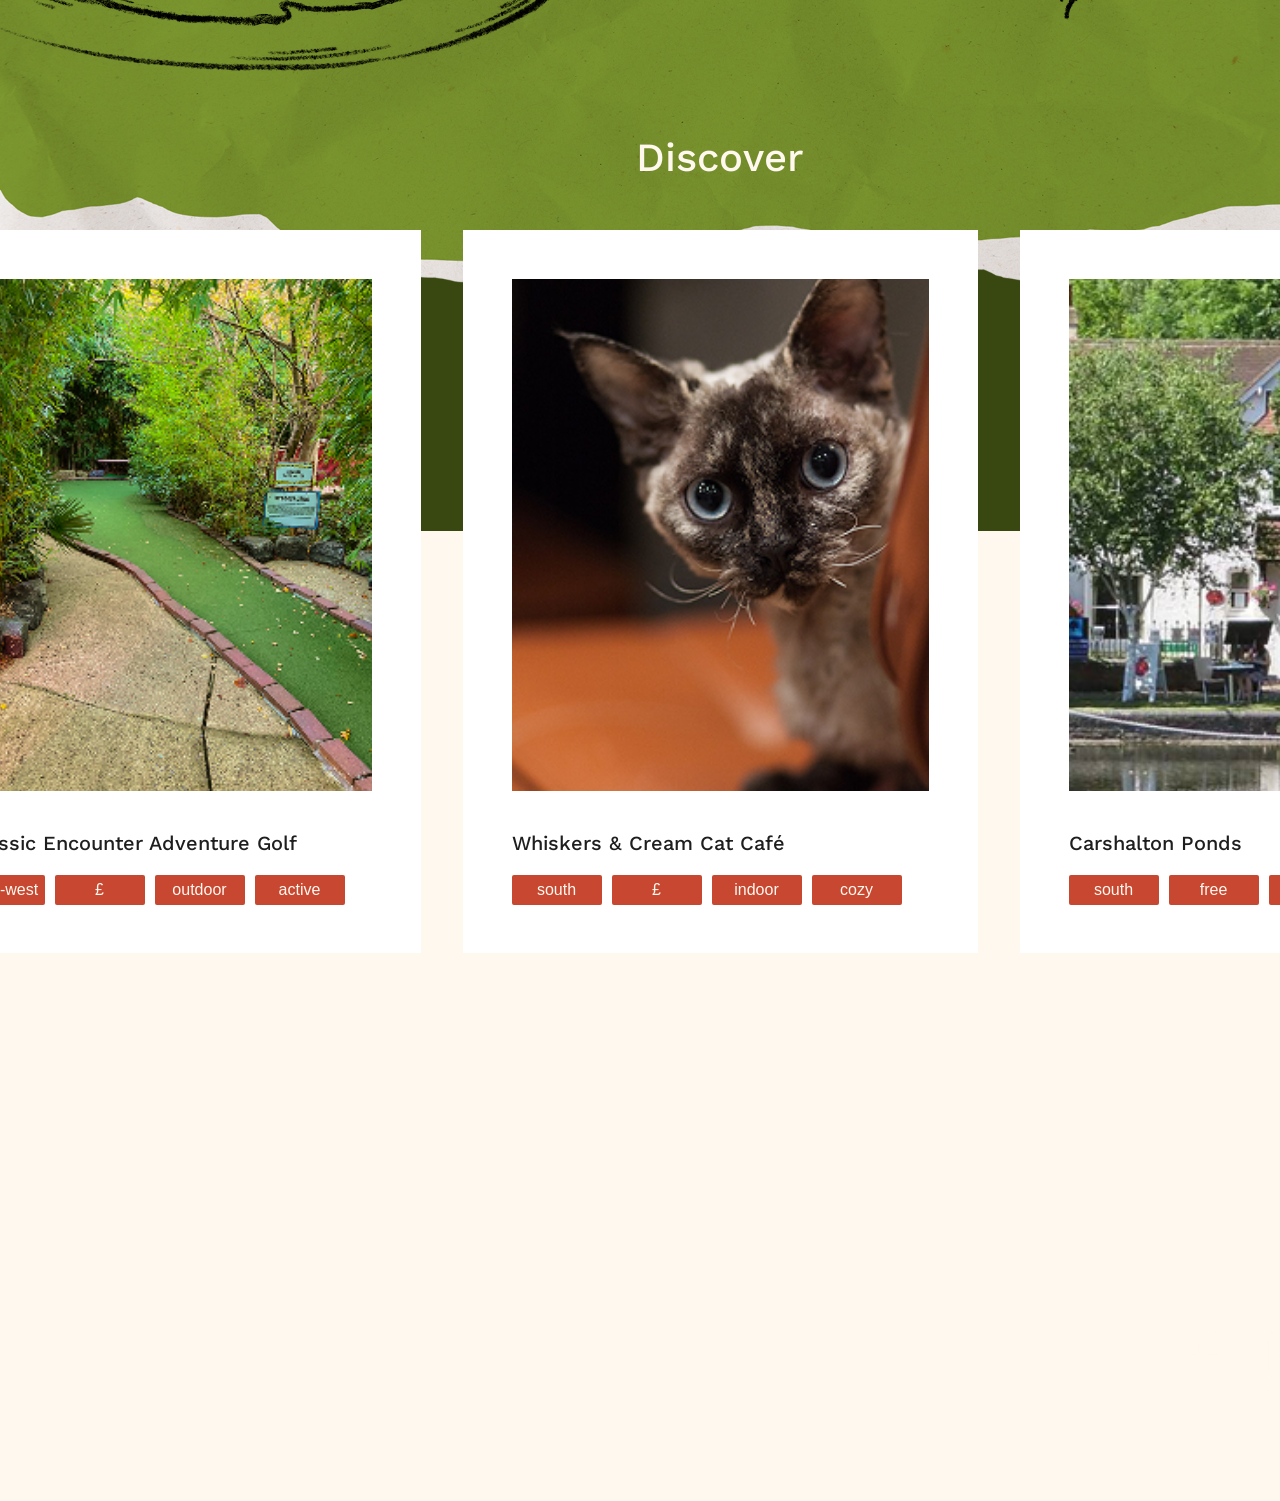
<file: pages/mainpage_desktop.html>
<!DOCTYPE html>
<html lang="en">
<head>
    <meta charset="UTF-8">
    <meta name="viewport" content="width=1440">
    <link rel="stylesheet" href="../styles/mainpage_desktop_styles.css">
    <link rel="preconnect" href="https://fonts.googleapis.com">
    <link rel="preconnect" href="https://fonts.gstatic.com" crossorigin>
    <link href="https://fonts.googleapis.com/css2?family=Mansalva&family=Work+Sans:ital,wght@0,100..900;1,100..900&display=swap" rel="stylesheet">
    <title>Animal City Escapes - Main Page</title>
</head>
<body>
    <nav>
        <a class="logo" href="mainpage_desktop.html">Hidden places</a>
        <div class="hamburger-menu" id="hamburger">
            <div class="hamburger-icon">
                <span></span>
                <span></span>
                <span></span>
            </div>
        </div>
        <div class="nav-menu" id="navMenu">
            <div class="close-menu" id="closeMenu"></div>
            <a href="mainpage_desktop.html" class="active">
                <span class="menu-number">01.</span>
                <span class="menu-text">Home</span>
                <span class="menu-arrow">▶</span>
            </a>
            <a href="whiskers_desktop.html">
                <span class="menu-number">02.</span>
                <span class="menu-text">Whiskers & Cream Cat Café</span>
                <span class="menu-arrow">▶</span>
            </a>
            <a href="jurassic_desktop.html">
                <span class="menu-number">03.</span>
                <span class="menu-text">Jurassic Encounter Adventure Golf</span>
                <span class="menu-arrow">▶</span>
            </a>
            <a href="carshalton_desktop.html">
                <span class="menu-number">04.</span>
                <span class="menu-text">Carshalton Ponds</span>
                <span class="menu-arrow">▶</span>
            </a>
        </div>
        <img class="ripped-nav" src="../assets/images/ripped_nav.png" alt="ripped nav" />
    </nav>
    <h1>Animal City <br> Escapes</h1>
    <img class="animal-paper" src="../assets/images/background_paper.png" alt="paper" />
    <img class="ripped-bg" src="../assets/images/mainpage_ripped.png" alt="ripped background" />
    <img class="mainpage-polaroid" src="../assets/images/mainpage_polaroid.png" alt="mainpage polaroid" />
    <img class="mainpage-polaroid2" src="../assets/images/mainpage_polaroid2.png" alt="mainpage polaroid 2" />
    <img class="raspberry-cake" src="../assets/images/raspberry_cake.png" alt="raspberry cake" />
    <img class="heron" src="../assets/images/heron.png" alt="heron" />

    <h2>Escape the City, <br> Connect with Nature</h2>
    
    <div class="intro-text">
        <p>London can be overwhelming - the constant noise, the crowds, the rush. Sometimes you just need to press pause and find a moment of peace without leaving the city behind.</p>
        <p>That's where we come in. We've curated a collection of hidden animal sanctuaries, urban farms, and wildlife havens tucked away across London—places most tourists never find. These aren't your typical zoo visits. They're quiet corners where you can actually connect with animals, breathe deeply, and feel like you've been transported somewhere completely different.</p>
        <p>Whether you're looking to spend an afternoon with rescue alpacas, meet friendly goats on a city farm, or simply watch ducks glide across a peaceful pond, these spots offer something rare: a chance to slow down, recharge, and remember what it feels like to just be. </p>
        <p>No long journeys. No fighting through crowds. Just you, the animals, and a little slice of calm in the heart of London.</p>
    </div>

    <h2 class="discover">Discover</h2>

    <section>
        <div id="cCarousel">
            <a class="arrow" id="left"><img src="../assets/images/arrow_left.png" alt="left arrow"></a>
            <a class="arrow" id="right"><img src="../assets/images/arrow_right.png" alt="right arrow"></a>

            <div id="carousel-vp">
            <div id="cCarousel-inner">

                <article class="cCarousel-item">
                <img src="../assets/images/golf_card.png" alt="golf">
                <div class="infos">
                    <h3>Jurassic Encounter Adventure Golf</h3>
                    <div class="tags">
                        <button>south-west</button>
                        <button>£</button>
                        <button>outdoor</button>
                        <button>active</button>
                    </div>
                </div>
                </article>

                <article class="cCarousel-item">
                <img src="../assets/images/cat_card.png" alt="cat">
                <div class="infos">
                    <h3>Whiskers & Cream Cat Café</h3>
                    <div class="tags">
                        <button>south</button>
                        <button>£</button>
                        <button>indoor</button>
                        <button>cozy</button>
                    </div>
                </div>
                </article>

                <article class="cCarousel-item">
                <img src="../assets/images/ponds_card.png" alt="ponds">
                <div class="infos">
                    <h3>Carshalton Ponds</h3>
                    <div class="tags">
                        <button>south</button>
                        <button>free</button>
                        <button>outdoor</button>
                        <button>nature</button>
                    </div>
                </div>
                </article>
            </div>
            </div>
        </div>
    </section>

    <footer>
        <div class="footer-credit">by Anna Czochara</div>
        <img class="footer-facebook-icon" src="../assets/images/facebook_icon.png" alt="facebook_icon" />
        <img class="footer-instagram-icon" src="../assets/images/instagram_icon.png" alt="instagram_icon" />
    </footer>
    <script src="../assets/js/mainpage_desktop.js"></script>
</body>
</html>
</file>
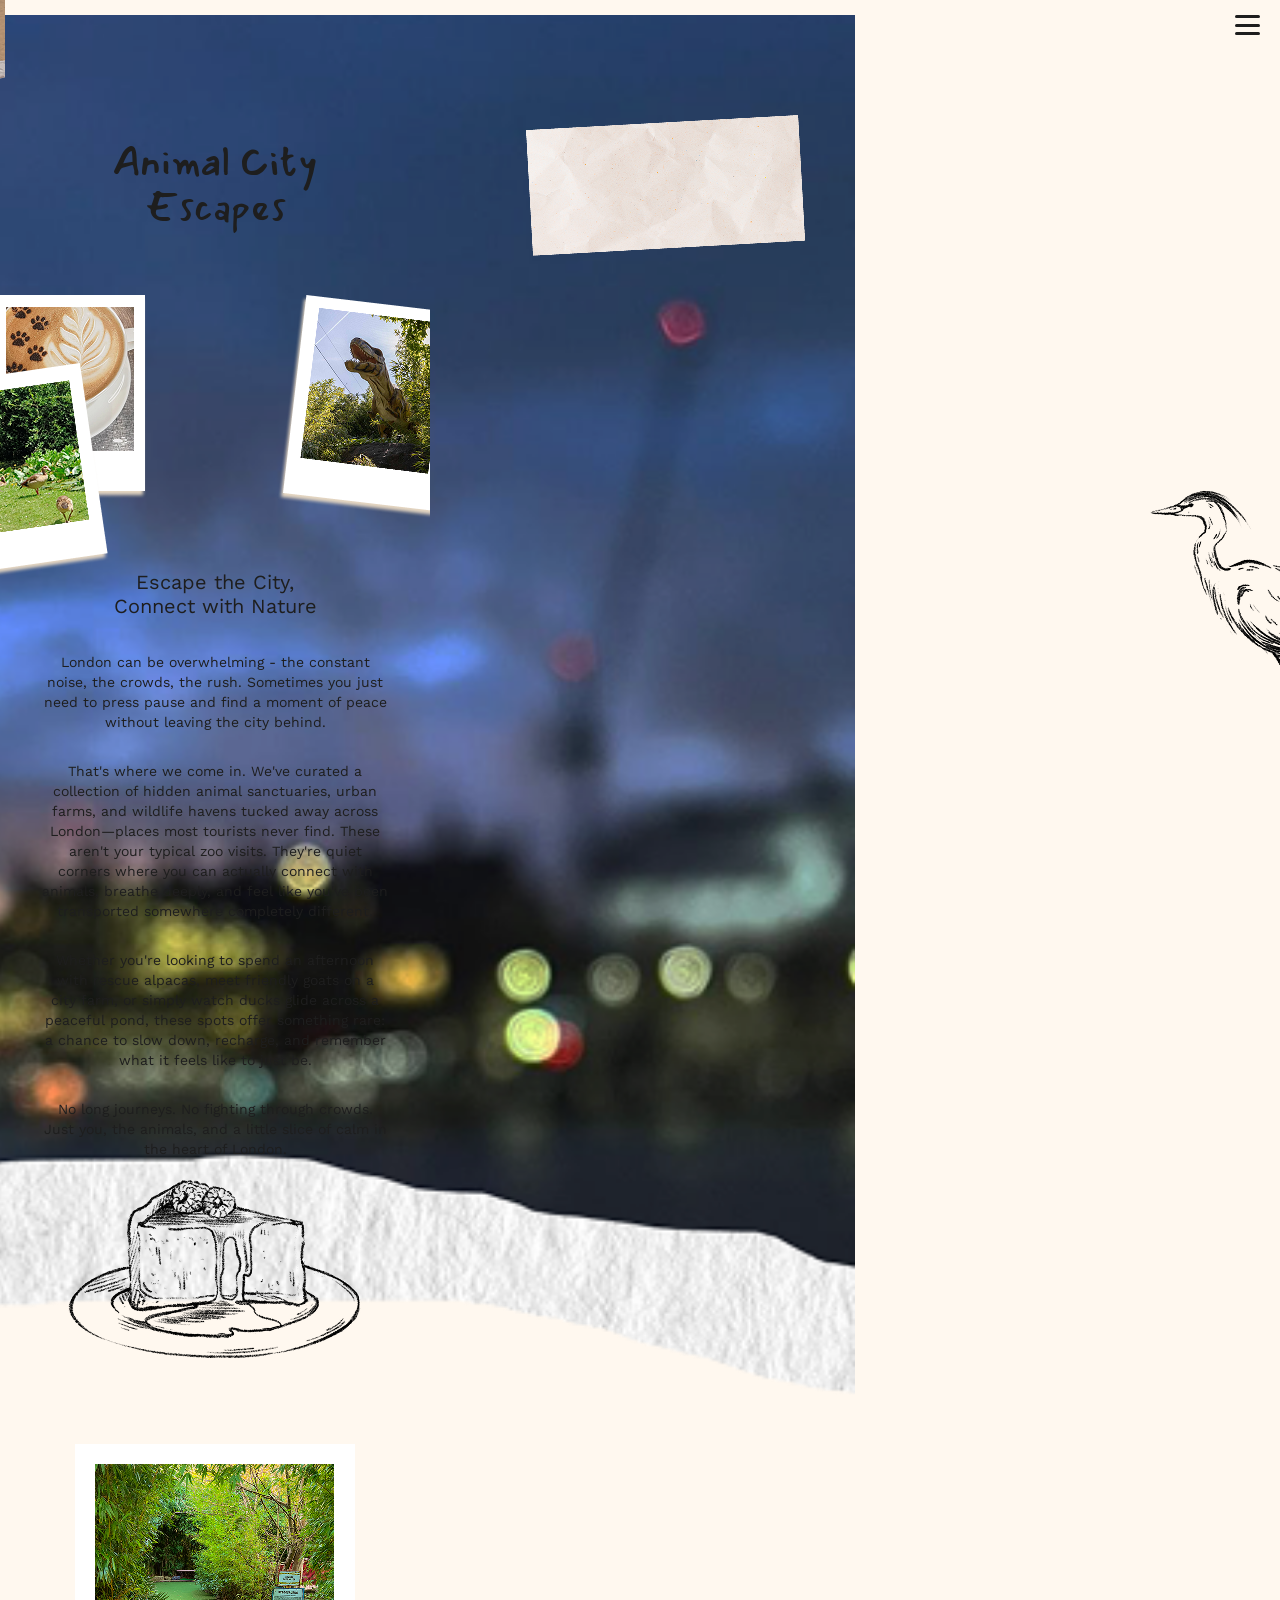
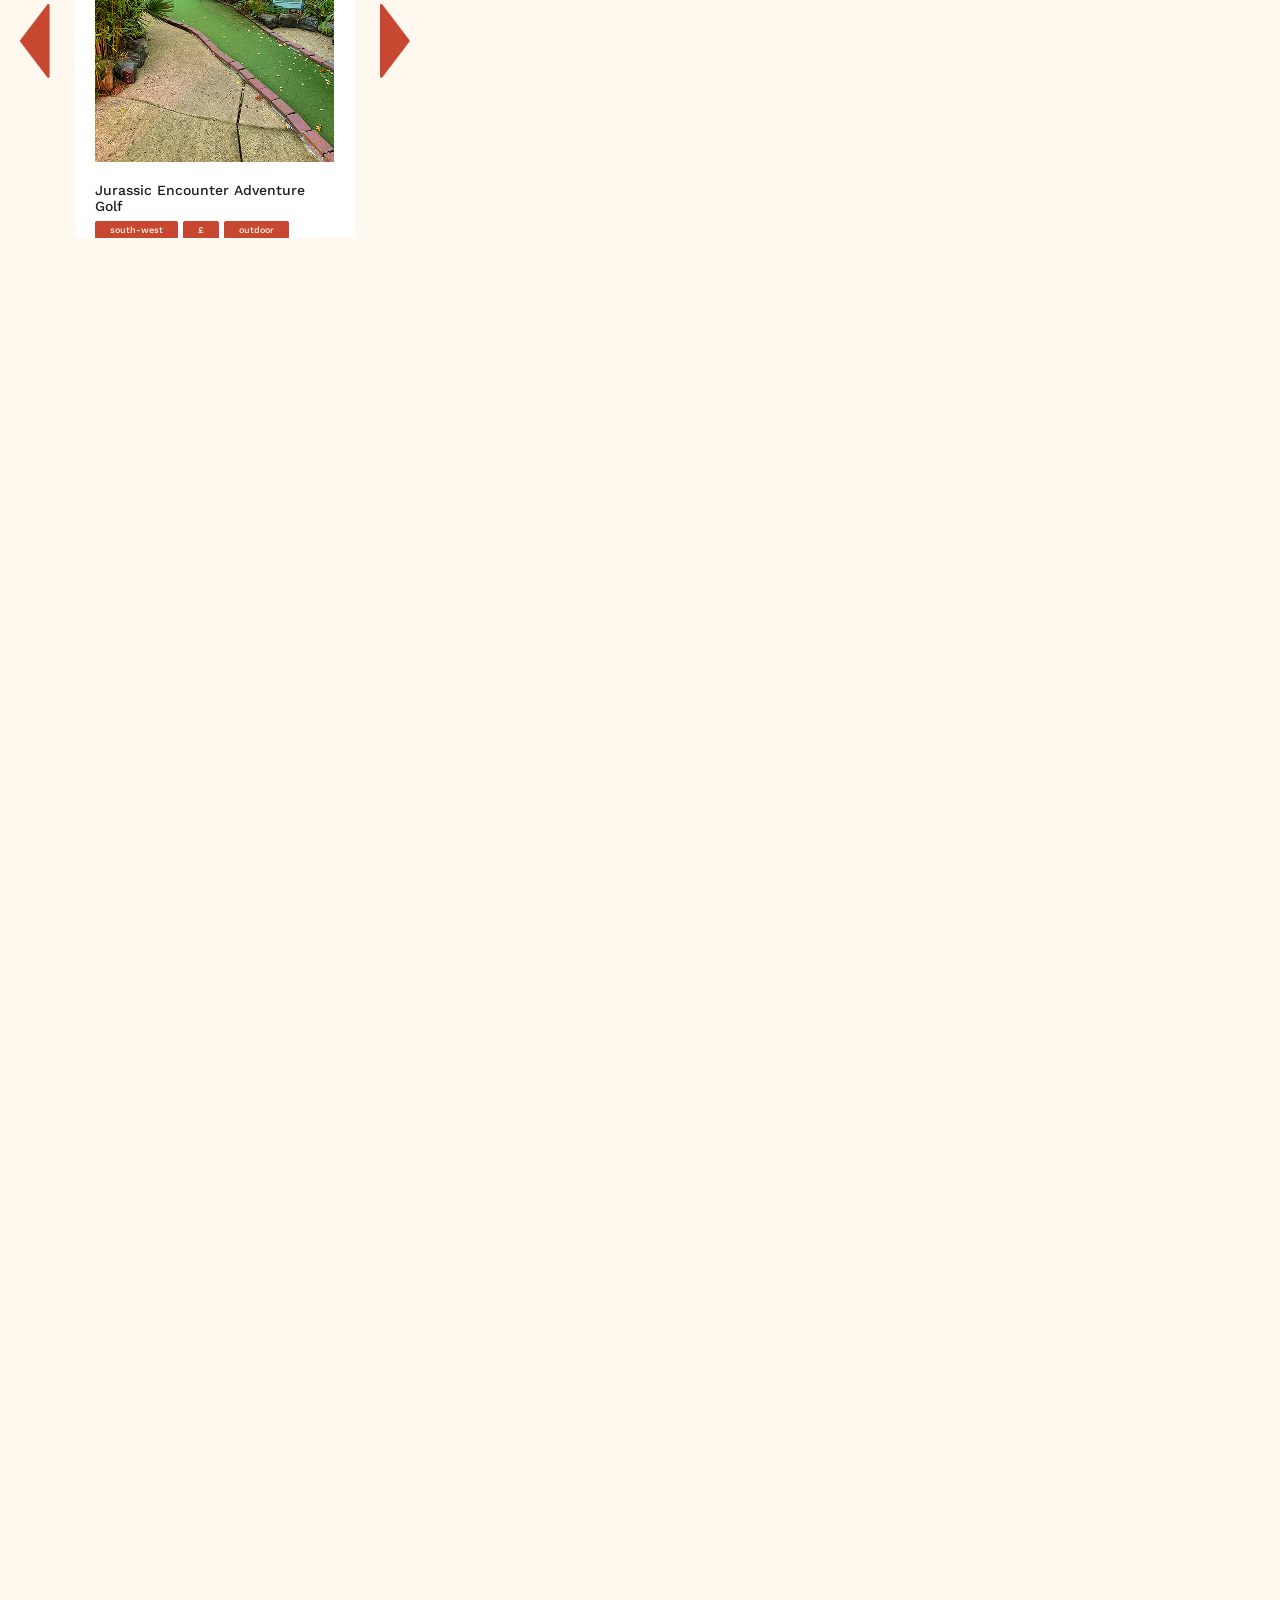
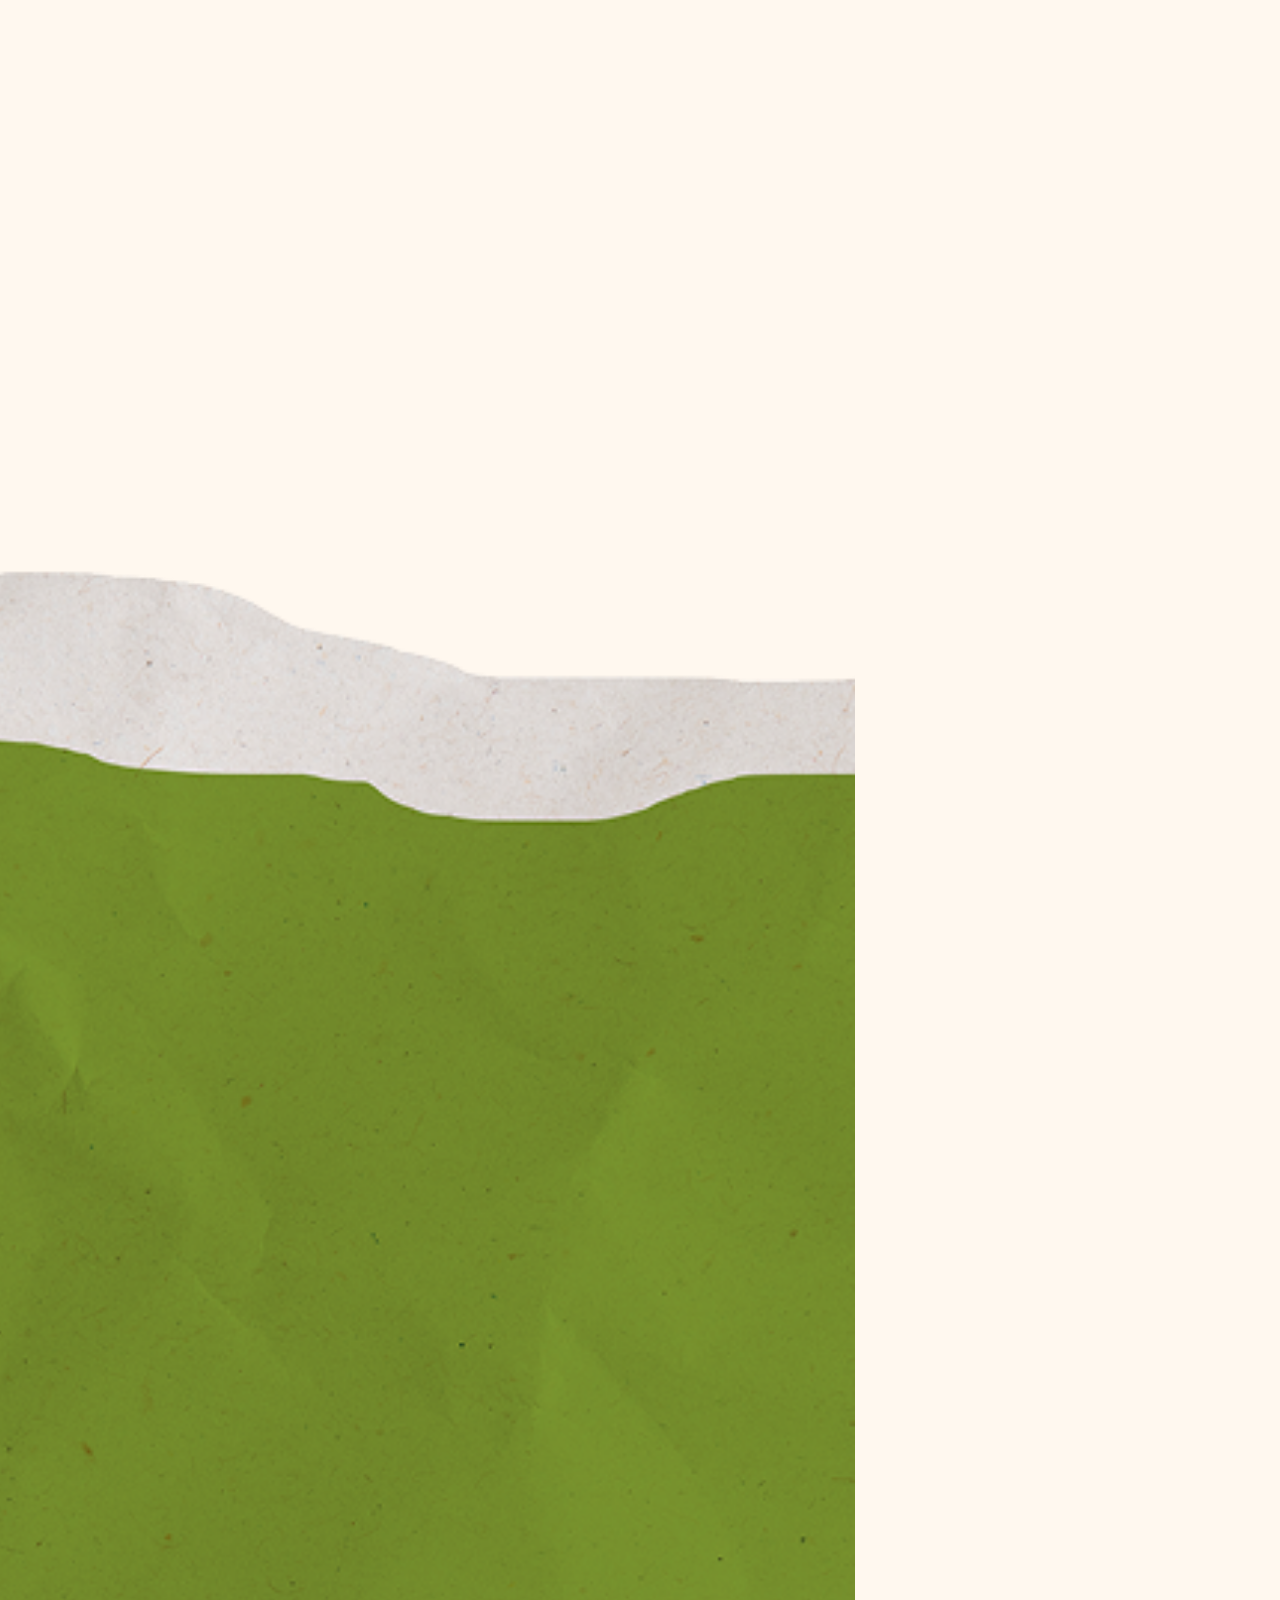
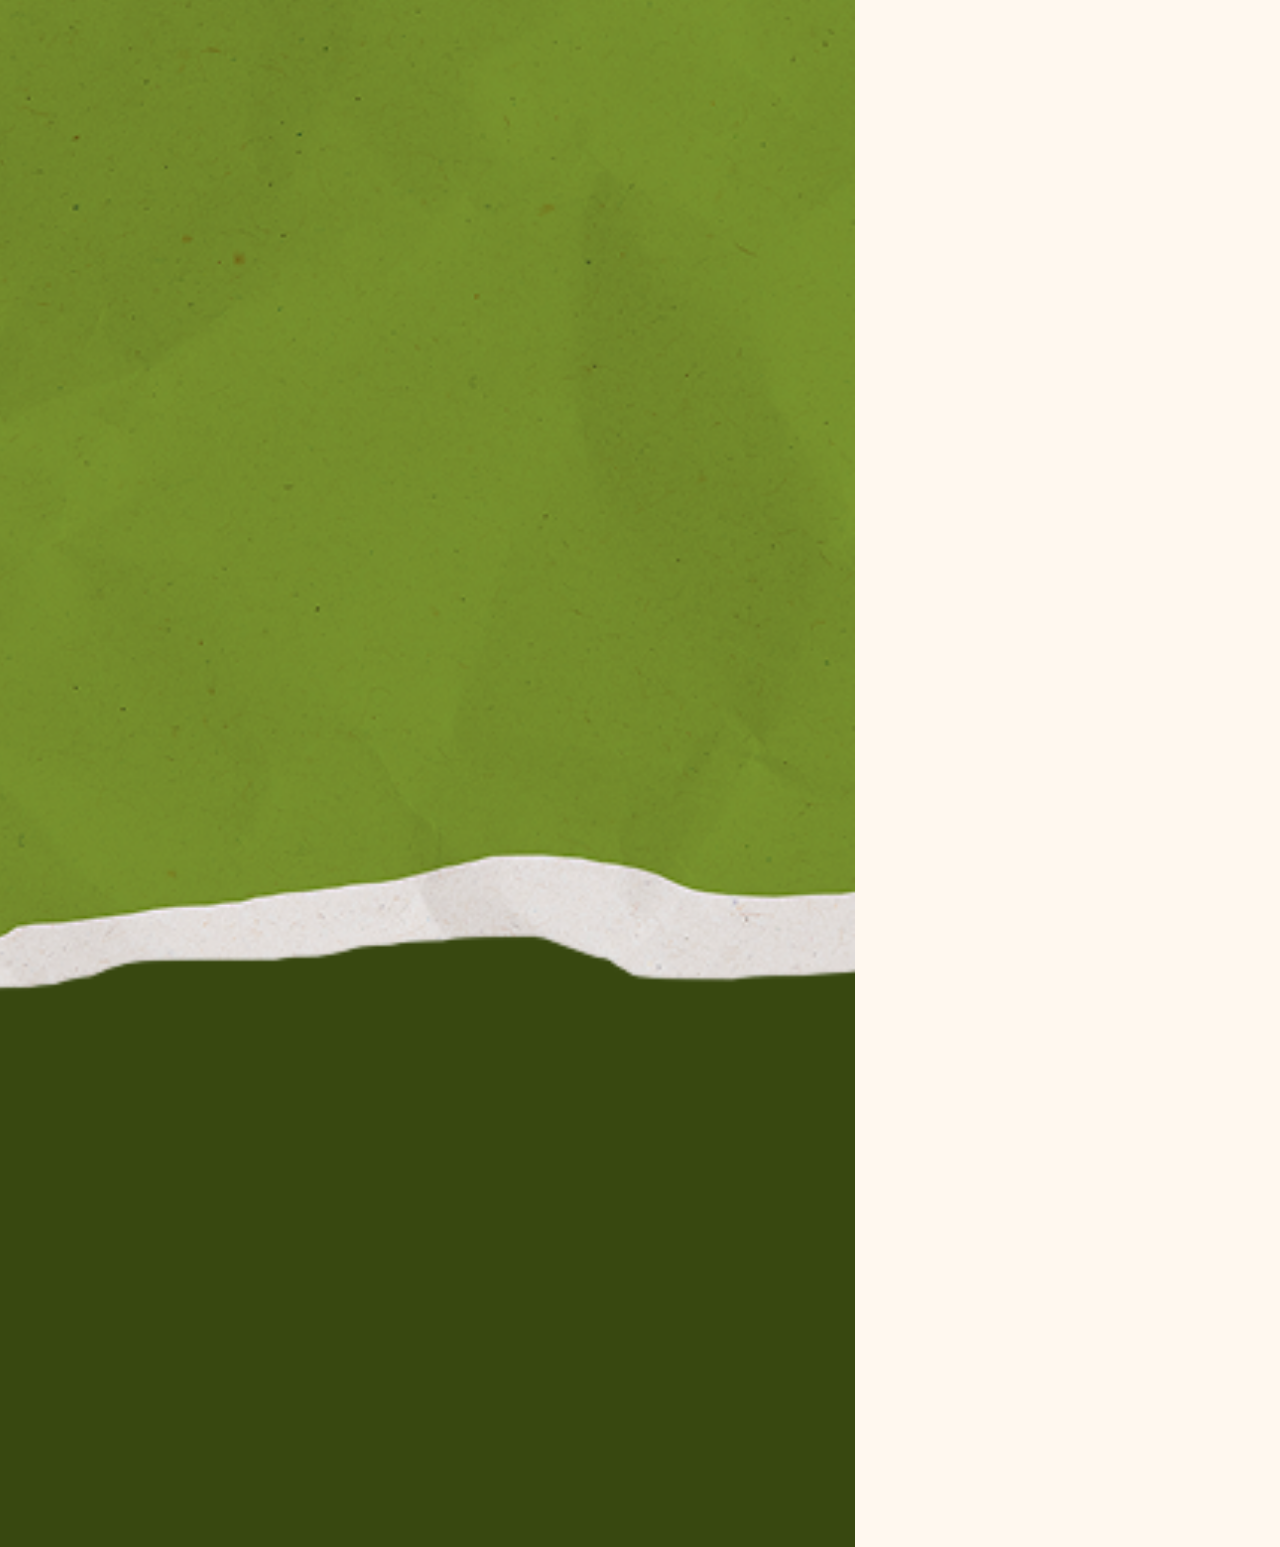
<file: pages/mainpage_mobile.html>
<!DOCTYPE html>
<html lang="en">
<head>
    <meta charset="UTF-8">
    <meta name="viewport" content="width=100%, initial-scale=1.0">
    <link rel="stylesheet" href="../styles/mainpage_mobile_styles.css">
    <link rel="preconnect" href="https://fonts.googleapis.com">
    <link rel="preconnect" href="https://fonts.gstatic.com" crossorigin>
    <link href="https://fonts.googleapis.com/css2?family=Mansalva&family=Work+Sans:ital,wght@0,100..900;1,100..900&display=swap" rel="stylesheet">
    <title>Animal City Escapes - Main Page</title>
</head>
<body>
    <nav>
        <a class="logo" href="mainpage_mobile.html">Hidden places</a>
        <div class="hamburger-menu" id="hamburger">
            <div class="hamburger-icon">
                <span></span>
                <span></span>
                <span></span>
            </div>
        </div>
        <div class="nav-menu" id="navMenu">
            <div class="close-menu" id="closeMenu"></div>
            <a href="mainpage_mobile.html" class="active">
                <span class="menu-number">01.</span>
                <span class="menu-text">Home</span>
                <span class="menu-arrow">▶</span>
            </a>
            <a href="whiskers_mobile.html">
                <span class="menu-number">02.</span>
                <span class="menu-text">Whiskers & Cream Cat Café</span>
                <span class="menu-arrow">▶</span>
            </a>
            <a href="jurassic_mobile.html">
                <span class="menu-number">03.</span>
                <span class="menu-text">Jurassic Encounter Adventure Golf</span>
                <span class="menu-arrow">▶</span>
            </a>
            <a href="carshalton_mobile.html">
                <span class="menu-number">04.</span>
                <span class="menu-text">Carshalton Ponds</span>
                <span class="menu-arrow">▶</span>
            </a>
        </div>
        <img class="ripped-nav" src="../assets/images/ripped_nav_mobile.png" alt="ripped nav" />
    </nav>
    
    <h1>Animal City <br> Escapes</h1>
    <img class="animal-paper" src="../assets/images/background_paper_mobile.png" alt="paper" />
    <img class="ripped-bg" src="../assets/images/mainpage_ripped_mobile.png" alt="ripped background" />
    <img class="mainpage-polaroid" src="../assets/images/mainpage_header_polaroids_mobile.png" alt="mainpage polaroid" />
    <img class="raspberry-cake" src="../assets/images/raspberry_cake_full_mobile.png" alt="raspberry cake" />
    <img class="heron" src="../assets/images/heron_mobile.png" alt="heron" />


    <div class="intro">
        <h2>Escape the City, <br> Connect with Nature</h2>
    
        <div class="intro-text">
            <p>London can be overwhelming - the constant noise, the crowds, the rush. Sometimes you just need to press pause and find a moment of peace without leaving the city behind.</p>
            <p>That's where we come in. We've curated a collection of hidden animal sanctuaries, urban farms, and wildlife havens tucked away across London—places most tourists never find. These aren't your typical zoo visits. They're quiet corners where you can actually connect with animals, breathe deeply, and feel like you've been transported somewhere completely different.</p>
            <p>Whether you're looking to spend an afternoon with rescue alpacas, meet friendly goats on a city farm, or simply watch ducks glide across a peaceful pond, these spots offer something rare: a chance to slow down, recharge, and remember what it feels like to just be. </p>
            <p>No long journeys. No fighting through crowds. Just you, the animals, and a little slice of calm in the heart of London.</p>
        </div>
    </div>

    <h2 class="discover">Discover</h2>

    <section>
        <div id="cCarousel">
            <a class="arrow" id="left"><img src="../assets/images/arrow_left.png" alt="left arrow"></a>
            <a class="arrow" id="right"><img src="../assets/images/arrow_right.png" alt="right arrow"></a>

            <div id="carousel-vp">
            <div id="cCarousel-inner">

                <article class="cCarousel-item">
                <img src="../assets/images/golf_card.png" alt="golf">
                <div class="infos">
                    <h3>Jurassic Encounter Adventure Golf</h3>
                    <div class="tags">
                        <button>south-west</button>
                        <button>£</button>
                        <button>outdoor</button>
                        <button>active</button>
                    </div>
                </div>
                </article>

                <article class="cCarousel-item">
                <img src="../assets/images/cat_card.png" alt="cat">
                <div class="infos">
                    <h3>Whiskers & Cream Cat Café</h3>
                    <div class="tags">
                        <button>south</button>
                        <button>£</button>
                        <button>indoor</button>
                        <button>cozy</button>
                    </div>
                </div>
                </article>

                <article class="cCarousel-item">
                <img src="../assets/images/ponds_card.png" alt="ponds">
                <div class="infos">
                    <h3>Carshalton Ponds</h3>
                    <div class="tags">
                        <button>south</button>
                        <button>free</button>
                        <button>outdoor</button>
                        <button>nature</button>
                    </div>
                </div>
                </article>
            </div>
            </div>
        </div>
    </section>

    <footer>
        <div class="footer-credit">by Anna Czochara</div>
        <img class="footer-facebook-icon" src="../assets/images/facebook_icon_mobile.png" alt="facebook_icon" />
        <img class="footer-instagram-icon" src="../assets/images/instagram_icon_mobile.png" alt="instagram_icon" />
    </footer>
    <script src="../assets/js/mainpage_mobile.js"></script>
</body>
</html>
</file>
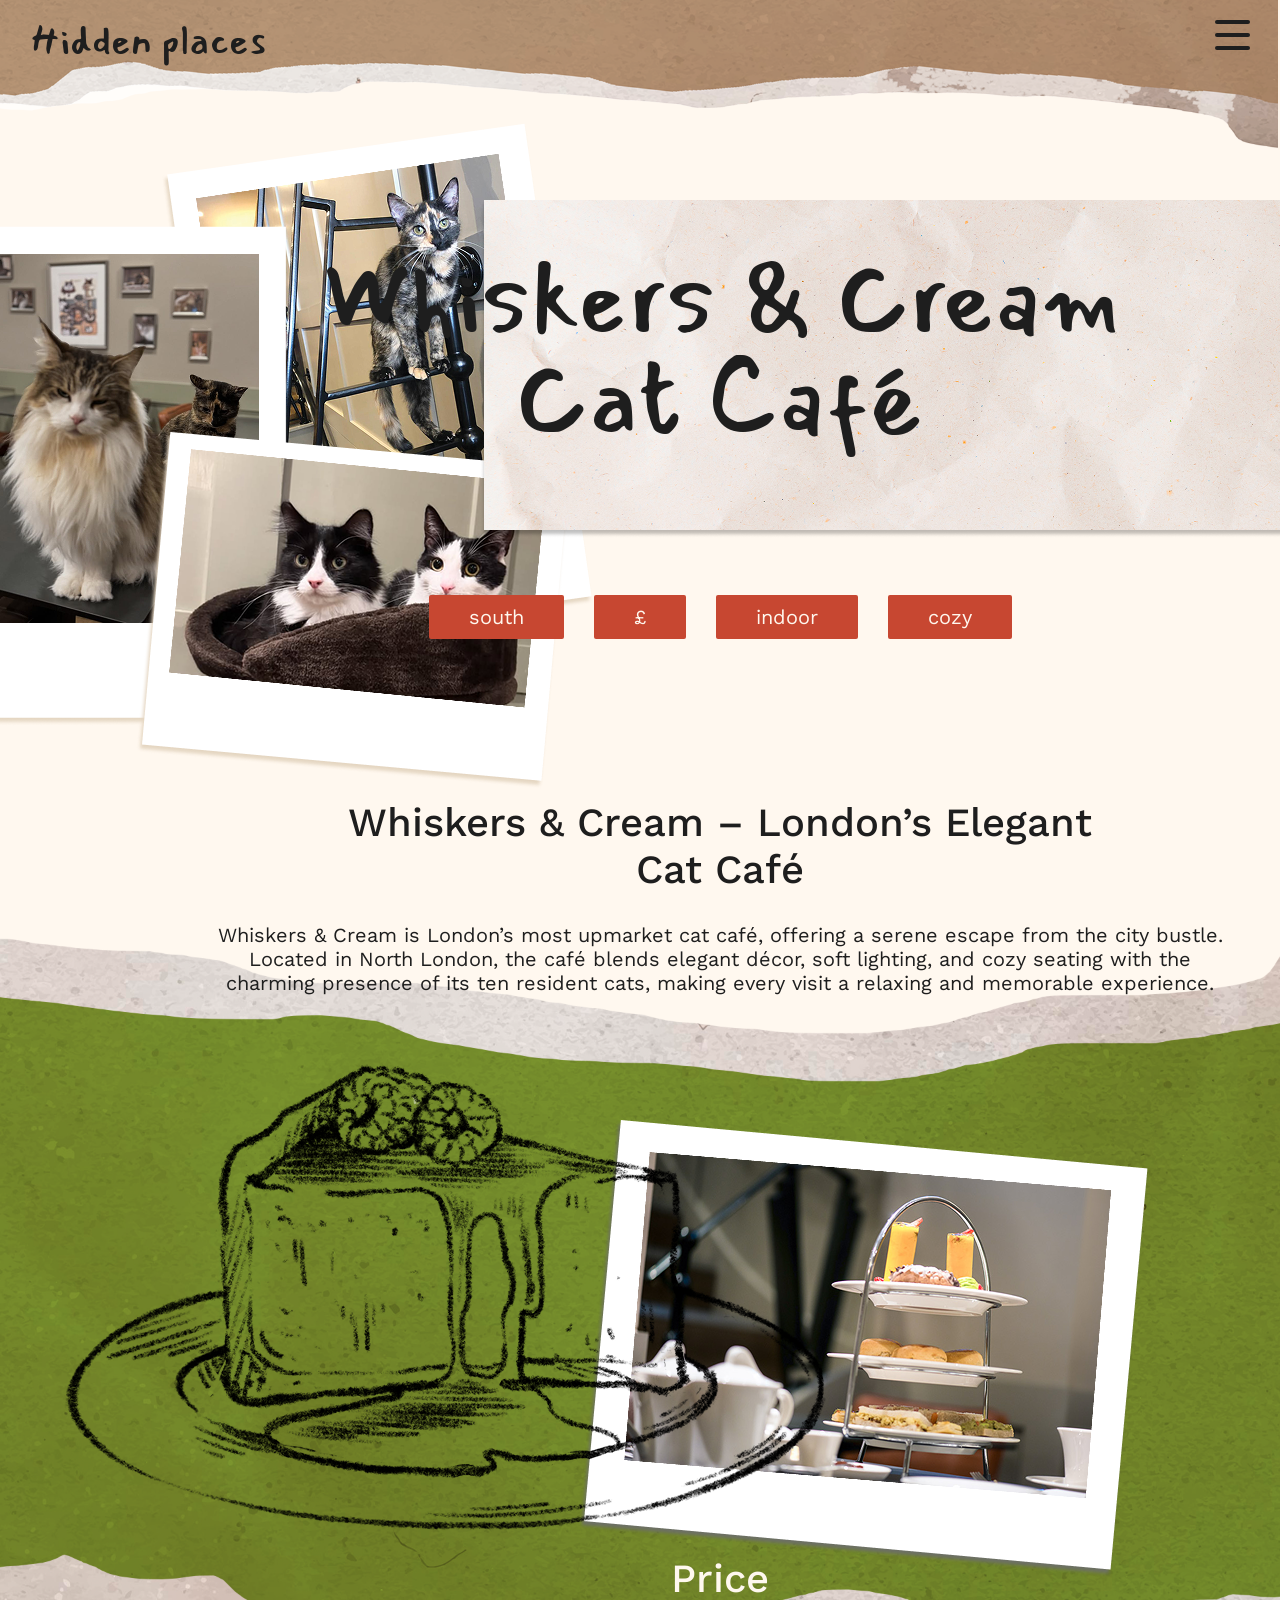
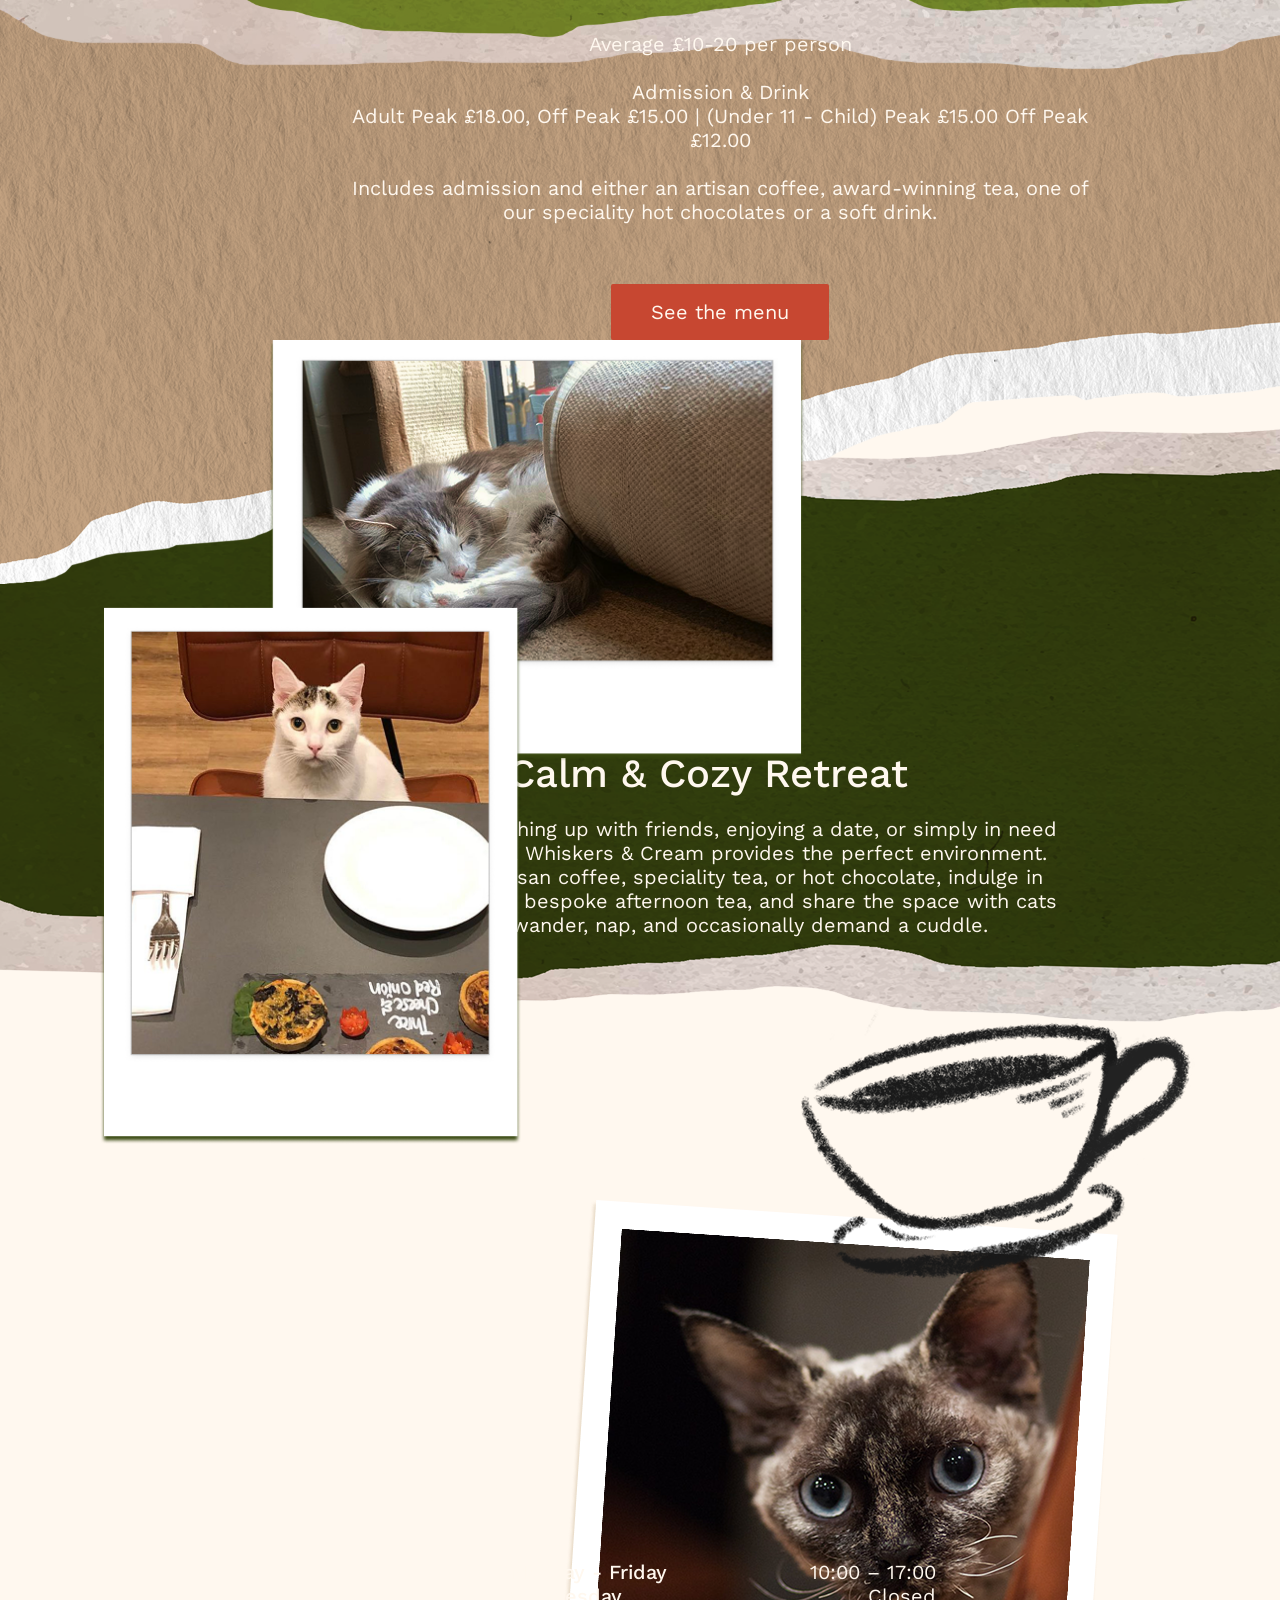
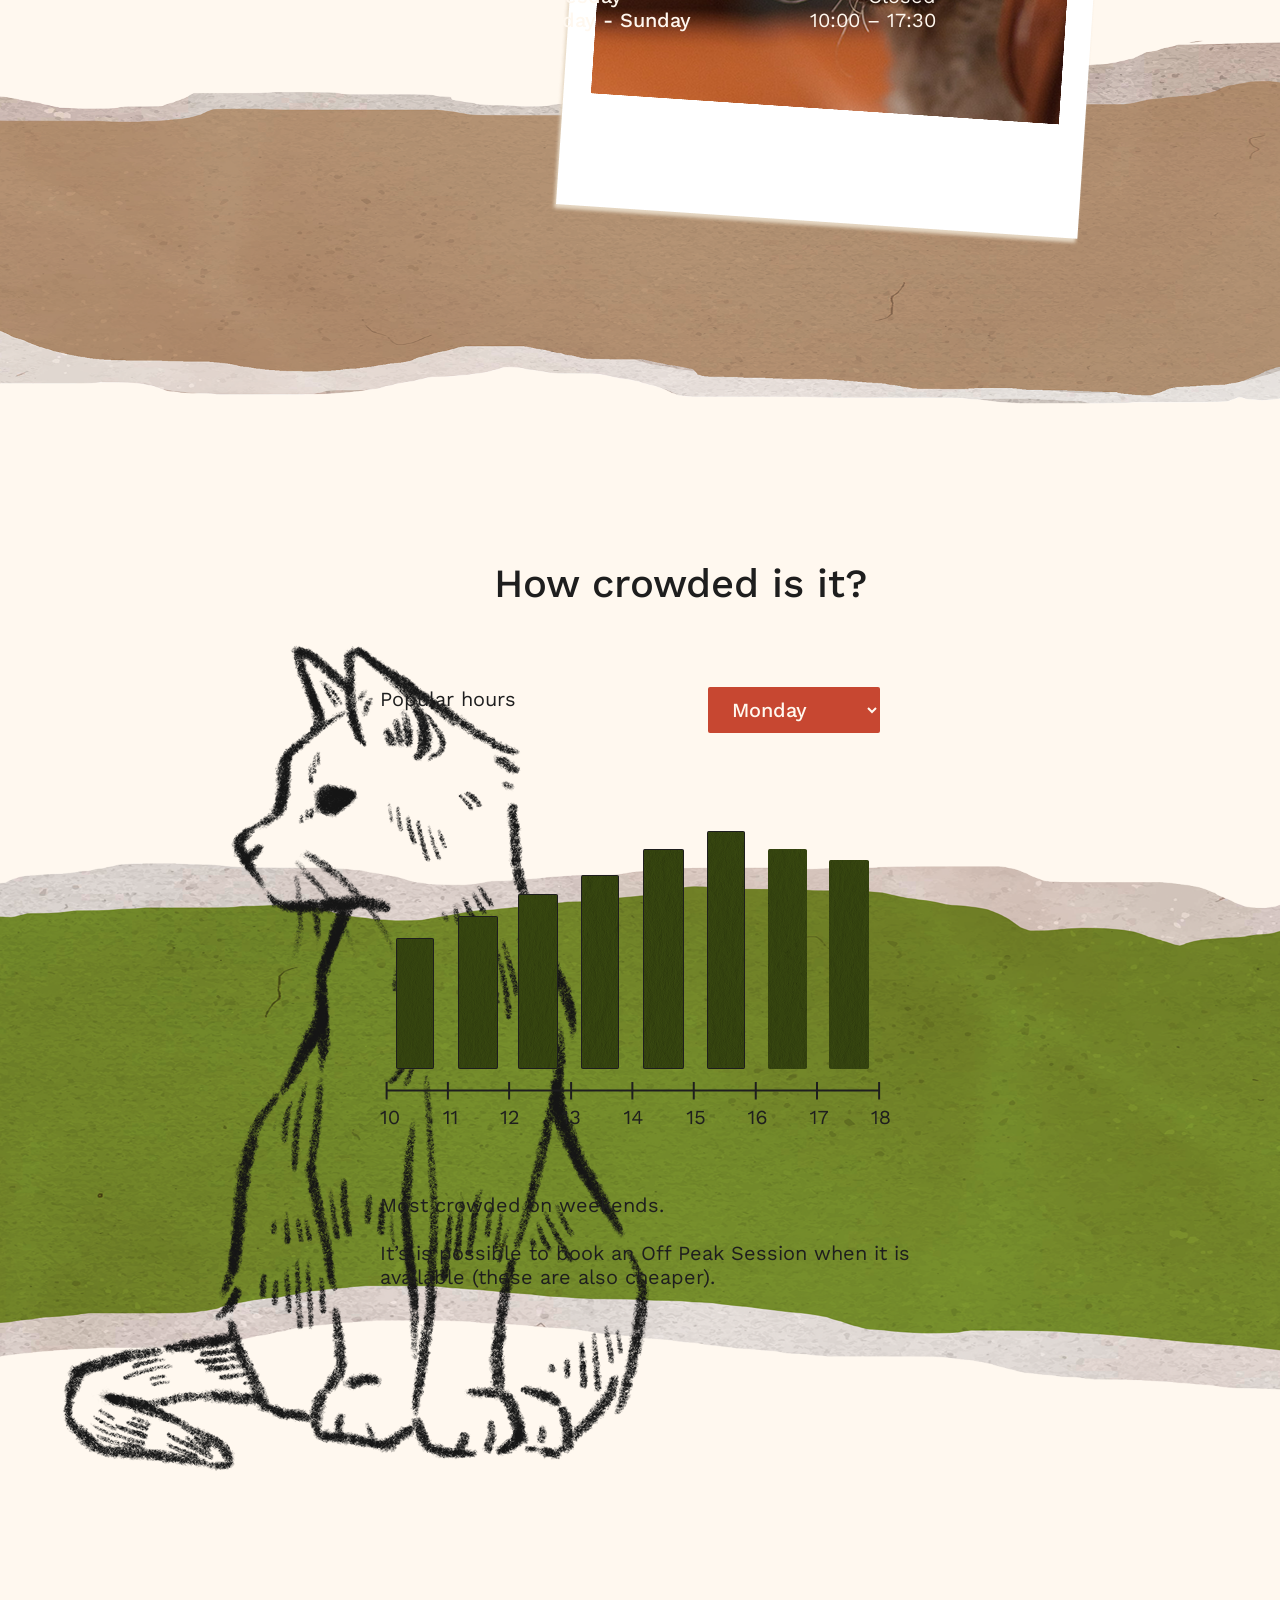
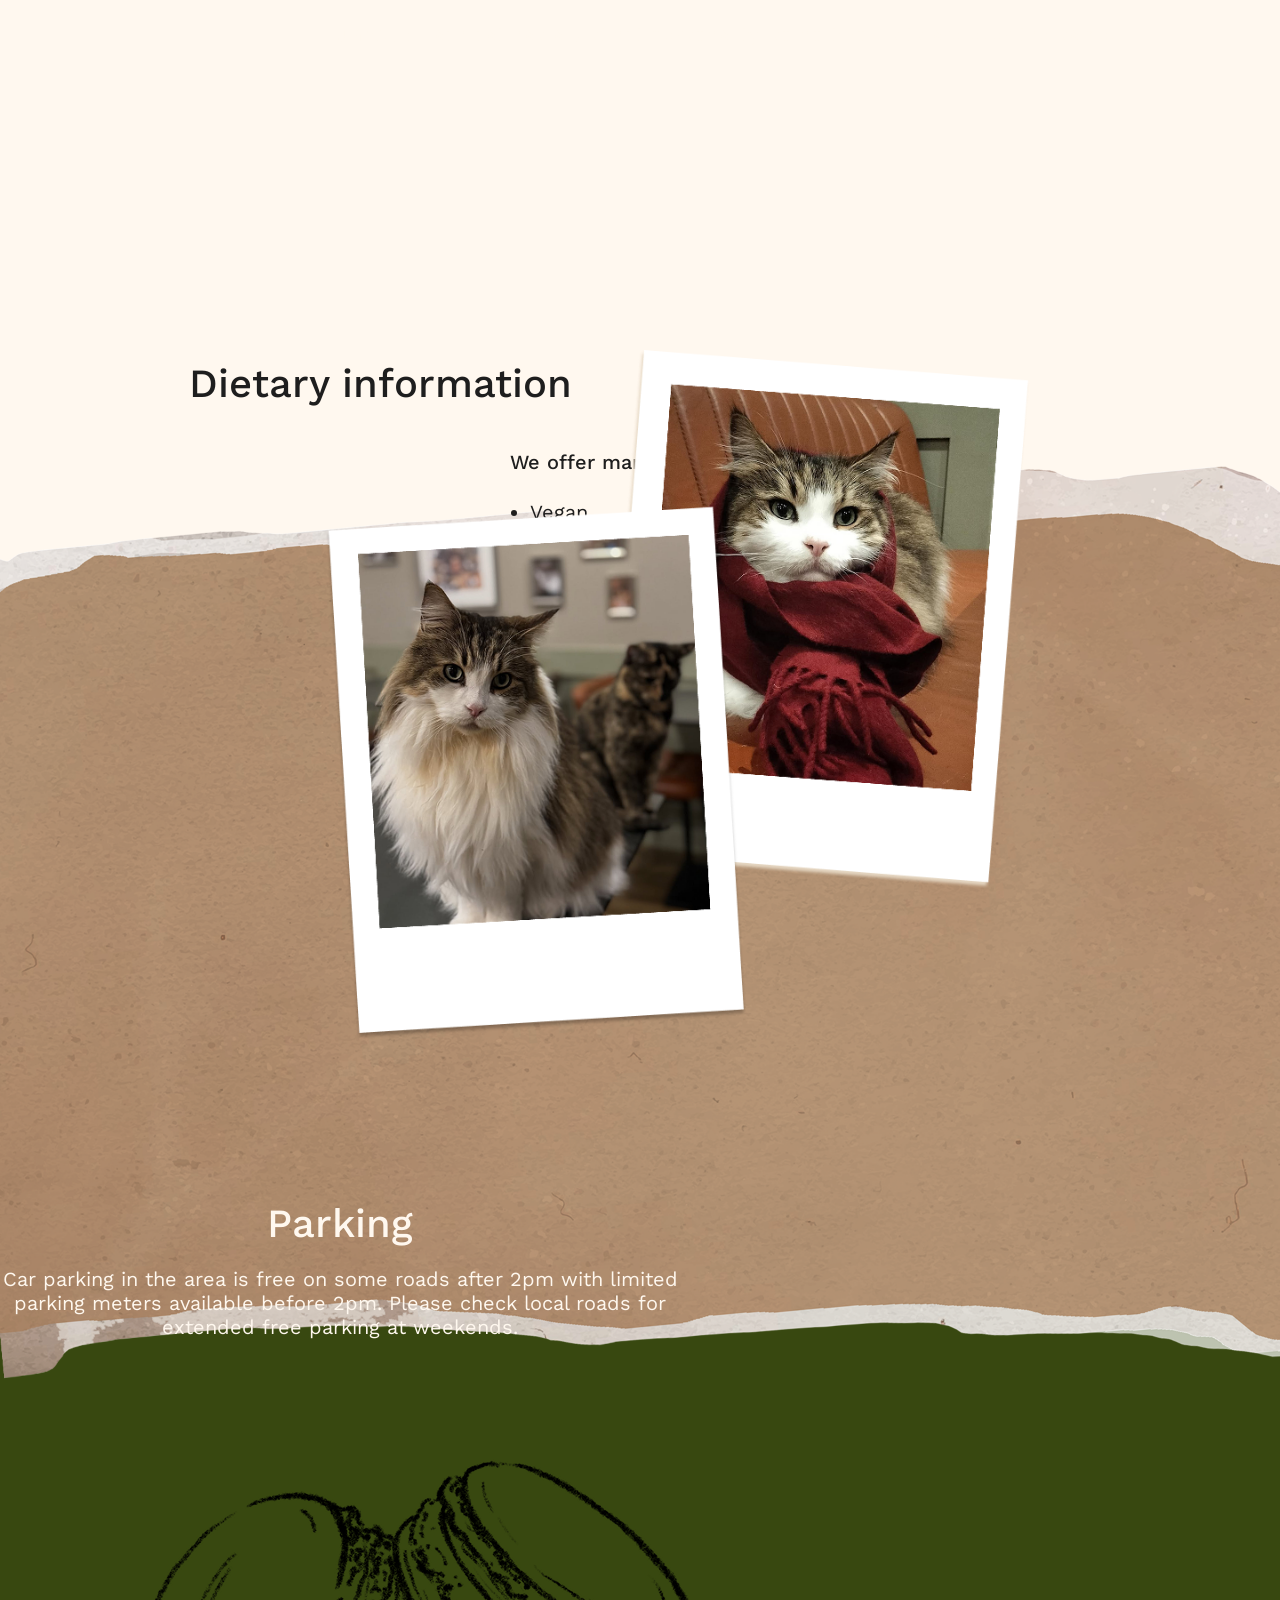
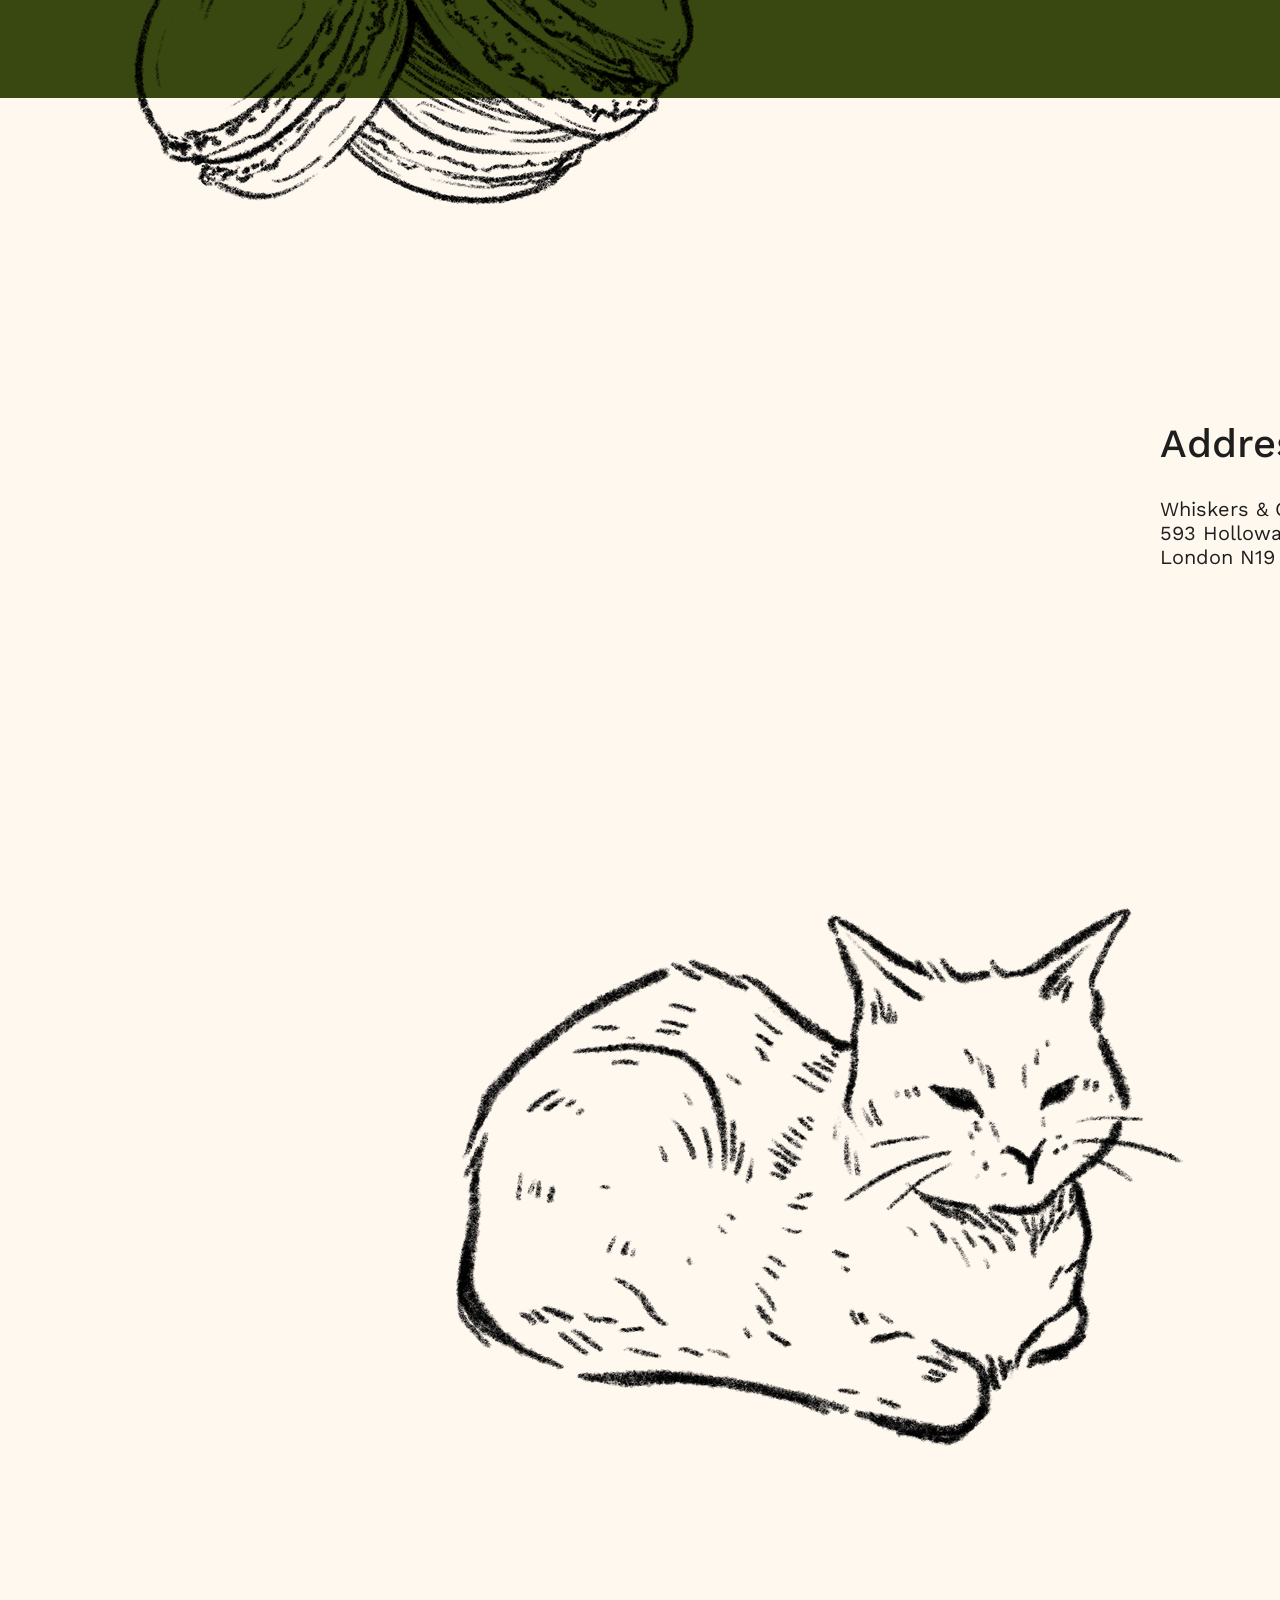
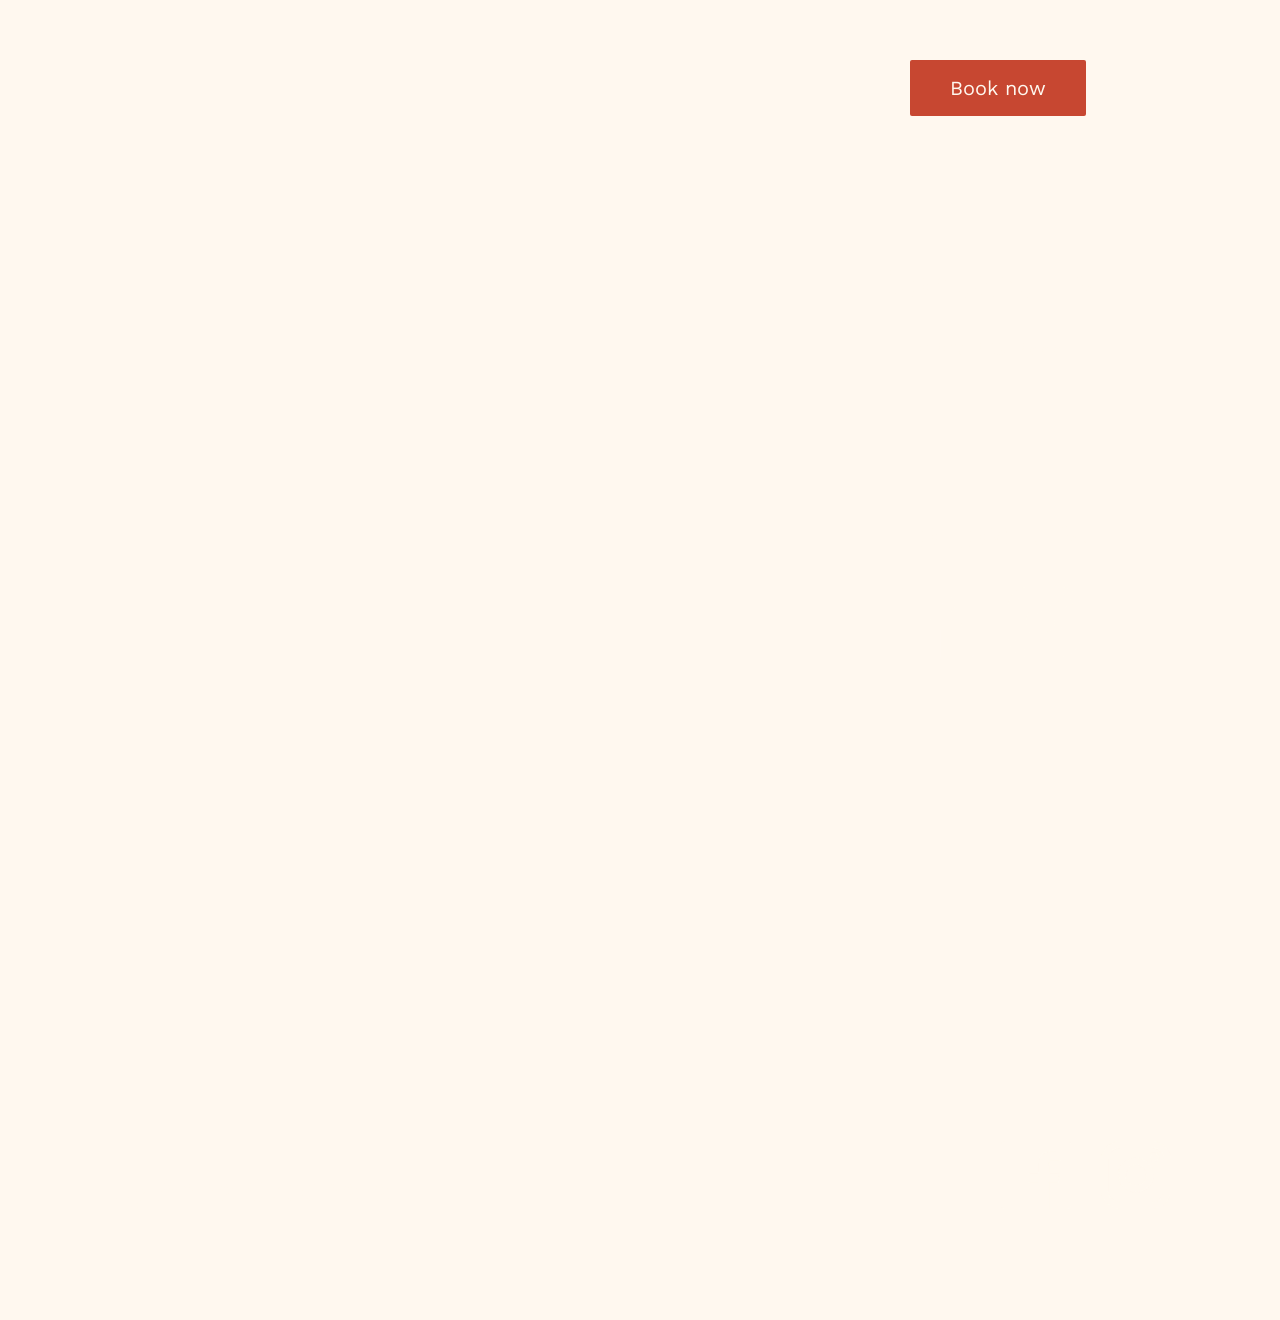
<file: pages/whiskers_desktop.html>
<!DOCTYPE html>
<html lang="en">
<head>
    <meta charset="UTF-8">
    <meta name="viewport" content="width=1440">
    <link rel="stylesheet" href="../styles/whiskers_desktop_styles.css">
    <link rel="preconnect" href="https://fonts.googleapis.com">
    <link rel="preconnect" href="https://fonts.gstatic.com" crossorigin>
    <link href="https://fonts.googleapis.com/css2?family=Mansalva&family=Work+Sans:ital,wght@0,100..900;1,100..900&display=swap" rel="stylesheet">
    <title>Whiskers & Cream Cat Café - Main Page</title>
</head>
<body>
    <nav>
        <a class="logo" href="mainpage_desktop.html">Hidden places</a>
        <div class="hamburger-menu" id="hamburger">
            <div class="hamburger-icon">
                <span></span>
                <span></span>
                <span></span>
            </div>
        </div>
        <div class="nav-menu" id="navMenu">
            <div class="close-menu" id="closeMenu"></div>
            <a href="mainpage_desktop.html">
                <span class="menu-number">01.</span>
                <span class="menu-text">Home</span>
                <span class="menu-arrow">▶</span>
            </a>
            <a href="whiskers_desktop.html">
                <span class="menu-number">02.</span>
                <span class="menu-text">Whiskers & Cream Cat Café</span>
                <span class="menu-arrow">▶</span>
            </a>
            <a href="jurassic_desktop.html">
                <span class="menu-number">03.</span>
                <span class="menu-text">Jurassic Encounter Adventure Golf</span>
                <span class="menu-arrow">▶</span>
            </a>
            <a href="carshalton_desktop.html">
                <span class="menu-number">04.</span>
                <span class="menu-text">Carshalton Ponds</span>
                <span class="menu-arrow">▶</span>
            </a>
        </div>
        <img class="ripped-nav" src="../assets/images/ripped_whiskers_nav.png" alt="ripped nav" />
    </nav>
    <h1>Whiskers & Cream <br> Cat Café</h1>
    <img class="whiskers-paper" src="../assets/images/whiskers_paper.png" alt="paper" />
    <img class="ripped-bg" src="../assets/images/whiskers_ripped.png" alt="ripped background" />
    <img class="header-polaroid" src="../assets/images/whiskers_header_polaroids.png" alt="header polaroids" />
    <img class="pastries-polaroid" src="../assets/images/whiskers_polaroid.png" alt="pastries polaroid" />
    <img class="raspberry-cake" src="../assets/images/raspberry_cake_full.png" alt="raspberry cake" />

    <div class="tags">
        <button>south</button>
        <button>£</button>
        <button>indoor</button>
        <button>cozy</button>
    </div>

    <h2>Whiskers & Cream – London’s Elegant <br> Cat Café</h2>
    
    <div class="paragraph-text">
        <p>Whiskers & Cream is London’s most upmarket cat café, offering a serene escape from the city bustle. Located in North London, the café blends elegant décor, soft lighting, and cozy seating with the charming presence of its ten resident cats, making every visit a relaxing and memorable experience.</p>
    </div>

    <div class="price-text">
        <h2>Price</h2>
        <p>Average £10-20 per person <br><br> Admission & Drink <br>

        Adult Peak £18.00, Off Peak £15.00 | (Under 11 - Child) Peak £15.00 Off Peak £12.00 <br>
        <br>
        Includes admission and either an artisan coffee, award-winning tea, one of our speciality hot chocolates or a soft drink.</p>
    </div>

    <button class="see-menu-button">See the menu</button>

    <img class="cat-polaroids" src="../assets/images/whiskers_polaroid2.png" alt="cat polaroids"/>

    <img class="coffee" src="../assets/images/coffee.png" alt="coffee" />

    <img class="cat-polaroid" src="../assets/images/whiskers_polaroid3.png" alt="cat polaroid" />

    <div class="paragraph-text-2">
        <h2> A Calm & Cozy Retreat</h2>
        <p>Whether you’re catching up with friends, enjoying a date, or simply in need of a quiet moment, Whiskers & Cream provides the perfect environment. Guests can sip artisan coffee, speciality tea, or hot chocolate, indulge in cakes, pastries, or a bespoke afternoon tea, and share the space with cats who love to wander, nap, and occasionally demand a cuddle.</p>
    </div>

    <div class="opening-hours">
        <h2>Opening Hours</h2>
        <p class="opening-hours-days">
            Monday - Friday <br>
            Wednesday <br>
            Saturday - Sunday
        </p>
        <p class="opening-hours-times">
            10:00 – 17:00<br>
            Closed<br>
            10:00 – 17:30
        </p>
    </div>

    <img class="cat-sitting" src="../assets/images/sit.png" alt="cat sitting" />

    <div class="crowd-level">
        <h2 class="how-crowded"> How crowded is it?</h2>
        <select name="days-select" id="days-select">
            <option value=" Monday">Monday</option>
            <option value="Tuesday">Tuesday</option>
            <option value="Wednesday">Wednesday</option>
            <option value="Thursday">Thursday</option>
            <option value="Friday">Friday</option>
            <option value="Saturday">Saturday</option>
            <option value="Sunday">Sunday</option>
        </select>
        <p class="popular-hours"> Popular hours <br></p>
        <img class="crowd-level-diagram" src="../assets/images/crowd_level_diagram.png" alt="crowd level diagram" />
        <p class="crowd-level-info"> Most crowded on weekends. <br> <br>
        It’s is possible to book an Off Peak Session when it is available (these are also cheaper).</p>
    </div>

    <p class="fun-fact"><strong>Fun fact:</strong> Each cat has a distinct personality, so no two visits are ever the same.</p>

    <div class="dietary">
        <h2>Dietary information</h2>
            <p class="dietary-info">We offer many option for people who are:</p>
            <ul class="dietary-list">
                <li>Vegan</li>
                <li>Vegetarian</li>
                <li>Pescatarian</li>
                <li>Gluten-free</li>
                <li>Dairy-free</li>
            </ul>
    </div>

    <img class="cat-polaroids2" src="../assets/images/whiskers_polaroid4.png" alt="cat polaroids 2"/>

    <div class="parking">
        <h2>Parking</h2>
        <p class="parking-info">Car parking in the area is free on some roads after 2pm with limited parking meters available before 2pm. Please check local roads for extended free parking at weekends.</p>
    </div>

    <img class="macaroons" src="../assets/images/macaroons.png" alt="macaroons" />

    <div class="whiskers-google-map">
        <iframe src="https://www.google.com/maps/embed?pb=!1m18!1m12!1m3!1d2480.267101533045!2d-0.1283066!3d51.5633368!2m3!1f0!2f0!3f0!3m2!1i1024!2i768!4f13.1!3m3!1m2!1s0x48761ba2d699d691%3A0xe38d2e464c17ff9f!2sWhiskers%20%26%20Cream%20Cat%20Cafe%20London!5e0!3m2!1spl!2sdk!4v1765902563278!5m2!1spl!2sdk" width="600" height="450" style="border:0;" allowfullscreen="" loading="lazy" referrerpolicy="no-referrer-when-downgrade"></iframe>
        <div class="whiskers-address">
            <h2>Address</h2>
            <p> Whiskers & Cream <br> 593 Holloway Road <br> London N19 4DJ</p>
        </div>
    </div>

    <img class="loaf-cat" src="../assets/images/loaf.png" alt="loaf cat" />

    <div class="Booking">
        <h2>Booking</h2>
        <p class="booking-info">Best to book in advance (on occasion they are able to accommodate last minute bookings and walk-ins, but this cannot be guaranteed)</p>
    </div>

    <button class="book-now-button">Book now</button>

    <div class="contact">
        <h2>Contact us!</h2>
        <p class="contact-info"> 0207 263 2888</p>
    </div>

    <div class="follow">
        <h2>Follow us!</h2>
        <img class="whiskers-facebook-icon" src="../assets/images/facebook_icon.png" alt="facebook_icon" />
        <img class="whiskers-instagram-icon" src="../assets/images/instagram_icon.png" alt="instagram_icon" />
    </div>



    <footer>
        <div class="footer-credit">by Anna Czochara</div>
        <a href="">
            <img class="footer-facebook-icon" src="../assets/images/facebook_icon.png" alt="facebook_icon" />
        </a>
        <a href>
            <img class="footer-instagram-icon" src="../assets/images/instagram_icon.png" alt="instagram_icon" />
        </a>
            
    </footer>
    <script src="../assets/js/whiskers_desktop.js"></script>
</body>
</html>
</file>
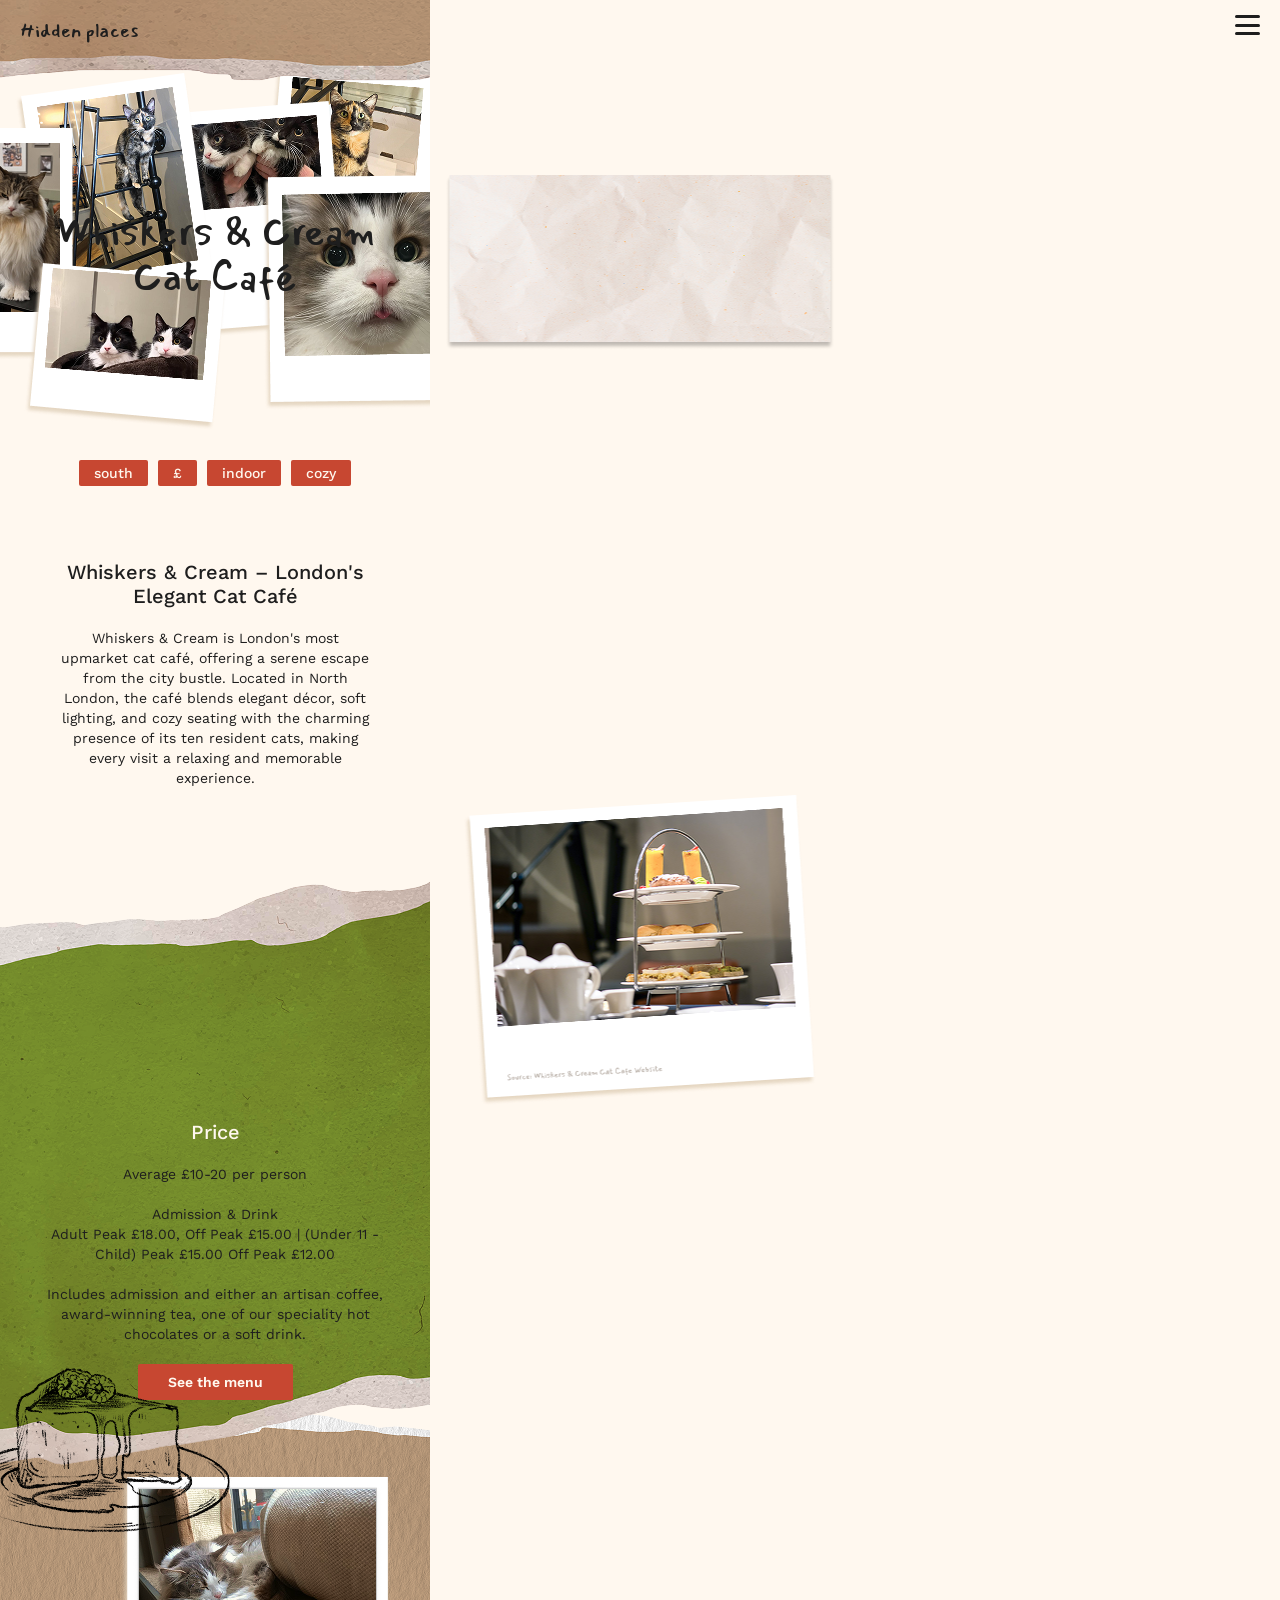
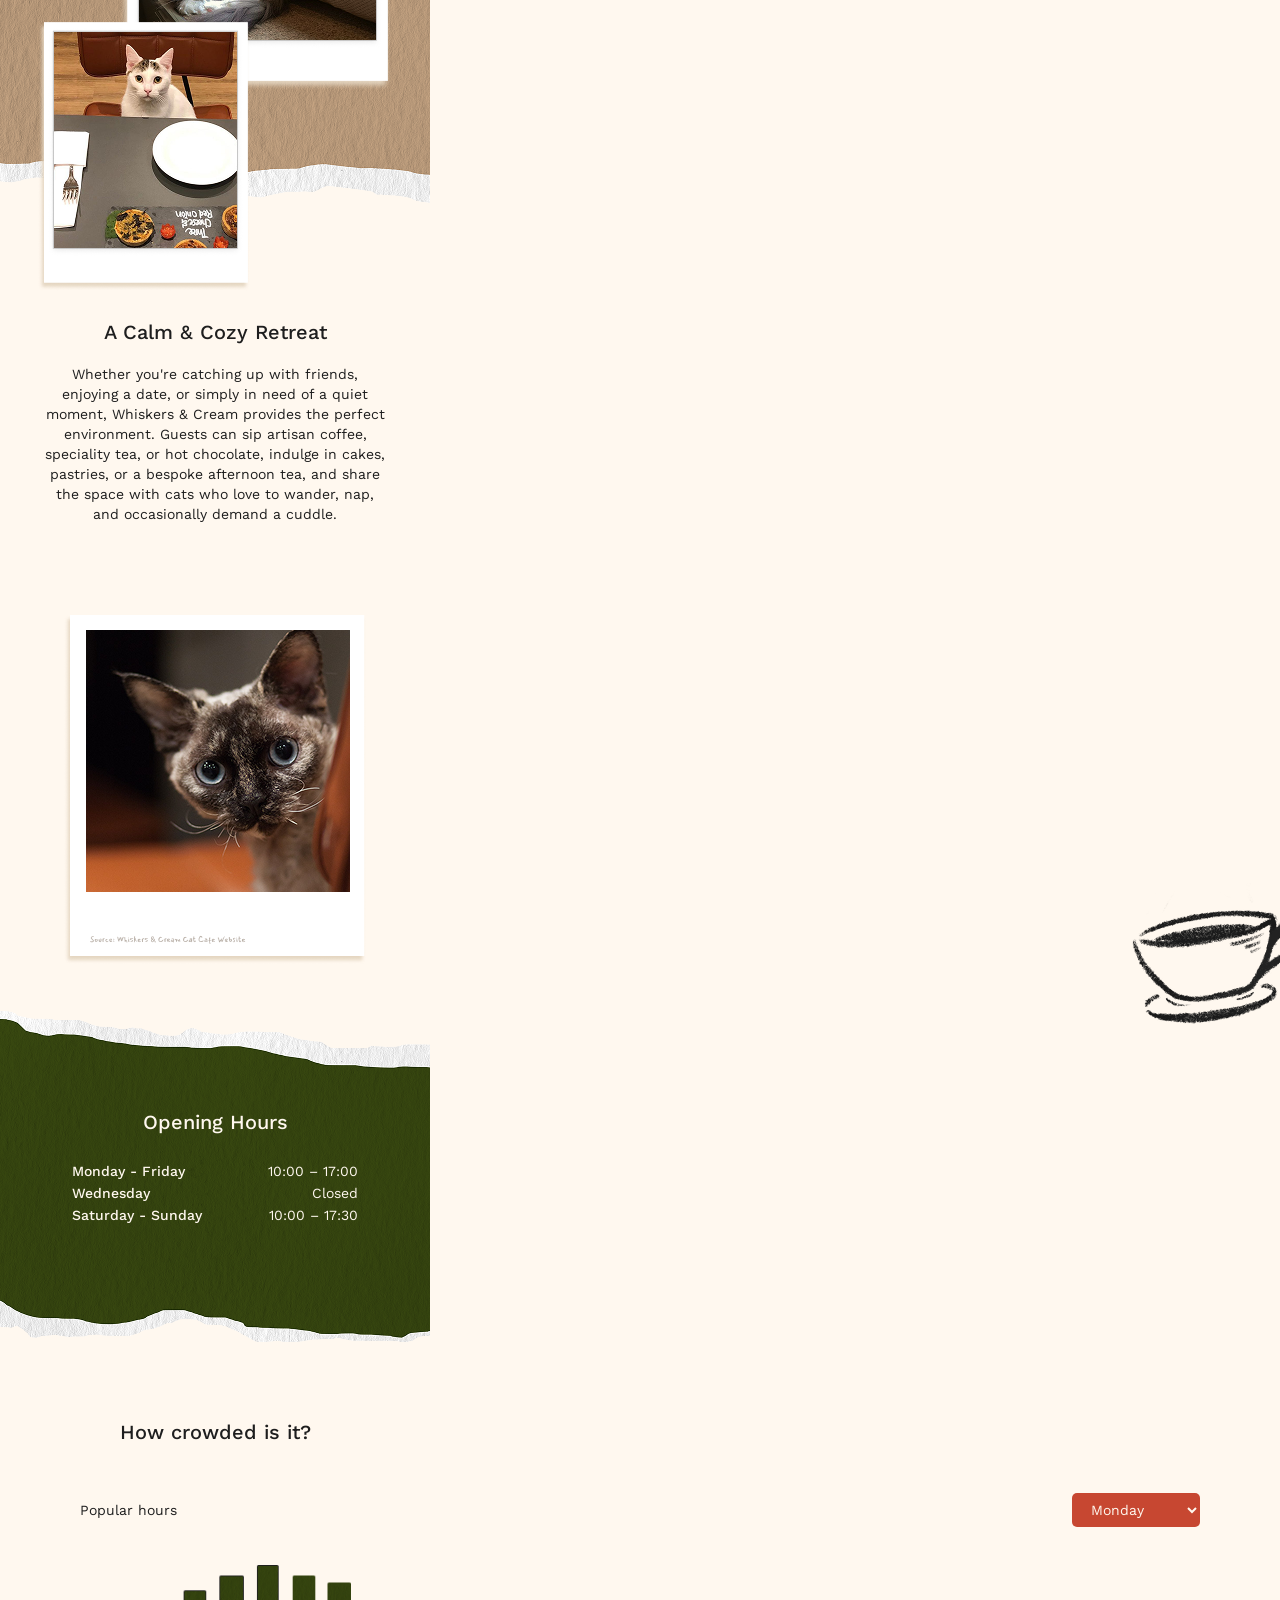
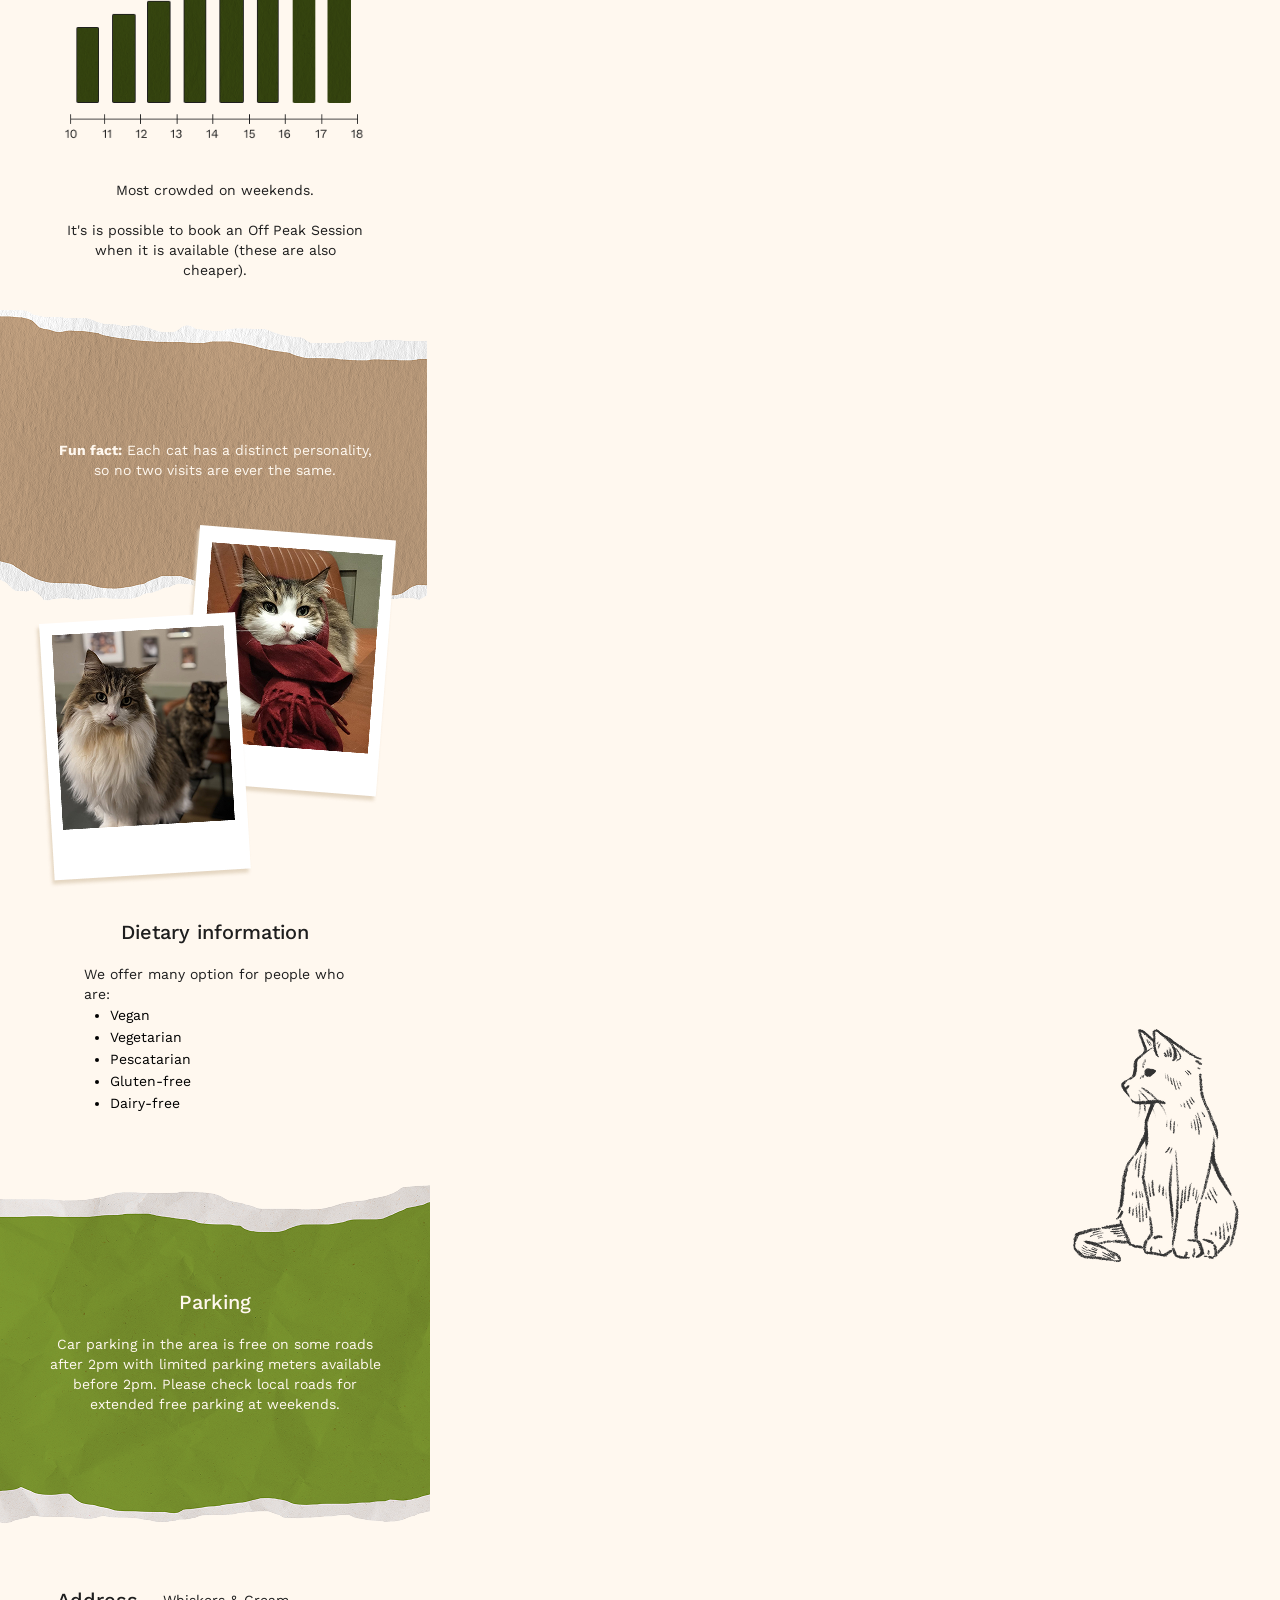
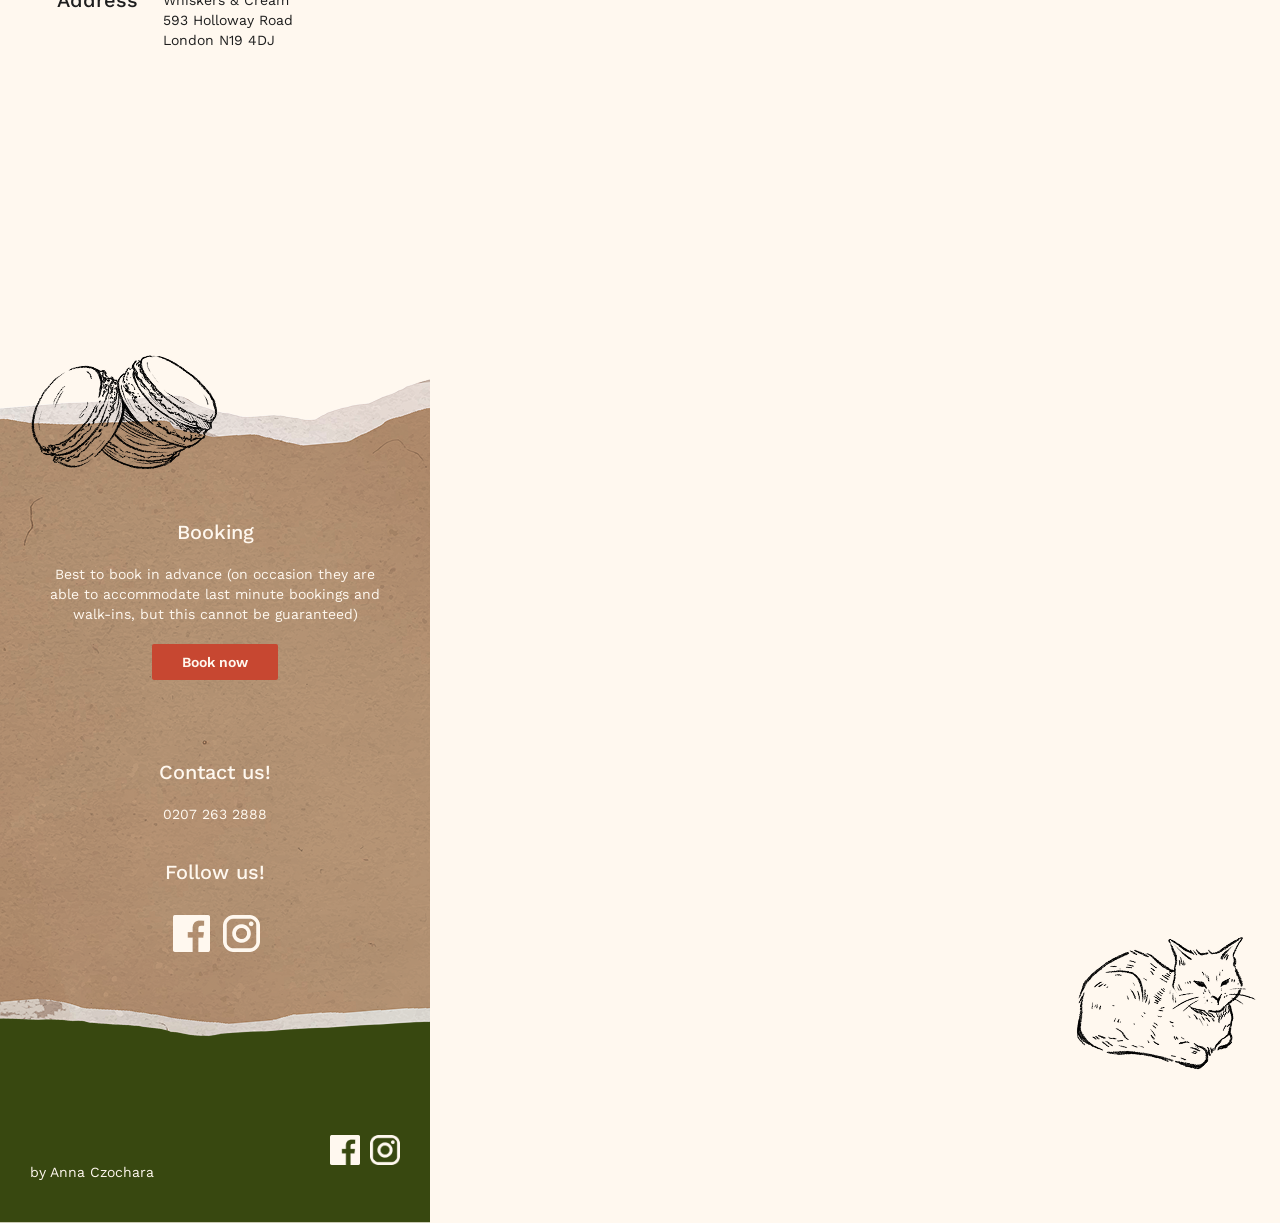
<file: pages/whiskers_mobile.html>
<!DOCTYPE html>
<html lang="en">
<head>
    <meta charset="UTF-8">
    <meta name="viewport" content="width=device-width, initial-scale=1.0">
    <link rel="stylesheet" href="../styles/whiskers_mobile_styles.css">
    <link rel="preconnect" href="https://fonts.googleapis.com">
    <link rel="preconnect" href="https://fonts.gstatic.com" crossorigin>
    <link href="https://fonts.googleapis.com/css2?family=Mansalva&family=Work+Sans:ital,wght@0,100..900;1,100..900&display=swap" rel="stylesheet">
    <title>Whiskers & Cream Cat Café - Main Page</title>
</head>
<body>
    <nav>
        <a class="logo" href="mainpage_mobile.html">Hidden places</a>
        <div class="hamburger-menu" id="hamburger">
            <div class="hamburger-icon">
                <span></span>
                <span></span>
                <span></span>
            </div>
        </div>
        <div class="nav-menu" id="navMenu">
            <div class="close-menu" id="closeMenu"></div>
            <a href="mainpage_mobile.html">
                <span class="menu-number">01.</span>
                <span class="menu-text">Home</span>
                <span class="menu-arrow">▶</span>
            </a>
            <a href="whiskers_mobile.html" class="active">
                <span class="menu-number">02.</span>
                <span class="menu-text">Whiskers & Cream Cat Café</span>
                <span class="menu-arrow">▶</span>
            </a>
            <a href="jurassic_mobile.html">
                <span class="menu-number">03.</span>
                <span class="menu-text">Jurassic Encounter Adventure Golf</span>
                <span class="menu-arrow">▶</span>
            </a>
            <a href="carshalton_mobile.html">
                <span class="menu-number">04.</span>
                <span class="menu-text">Carshalton Ponds</span>
                <span class="menu-arrow">▶</span>
            </a>
        </div>
        <img class="ripped-nav" src="../assets/images/ripped_nav_mobile.png" alt="ripped nav" />
    </nav>
    
    <h1>Whiskers & Cream <br> Cat Café</h1>
    <img class="whiskers-paper" src="../assets/images/whiskers_paper_mobile.png" alt="paper" />
    <img class="ripped-bg" src="../assets/images/whiskers_ripped_mobile.png" alt="ripped background" />
    <img class="header-polaroid" src="../assets/images/whiskers_header_polaroids_mobile.png" alt="header polaroids" />
    <img class="pastries-polaroid" src="../assets/images/whiskers_polaroid_mobile.png" alt="pastries polaroid" />
    <img class="raspberry-cake" src="../assets/images/raspberry_cake_full_mobile2.png" alt="raspberry cake" />
    <div class="tags">
        <button>south</button>
        <button>£</button>
        <button>indoor</button>
        <button>cozy</button>
    </div>

    <div class="whiskers-middle-text">
        <h2>Whiskers & Cream – London's Elegant Cat Café</h2>
    
        <div class="paragraph-text">
            <p>Whiskers & Cream is London's most upmarket cat café, offering a serene escape from the city bustle. Located in North London, the café blends elegant décor, soft lighting, and cozy seating with the charming presence of its ten resident cats, making every visit a relaxing and memorable experience.</p>
        </div>
    </div>

    <div class="price-text">
        <h2>Price</h2>
        <p>Average £10-20 per person <br><br> Admission & Drink <br>

        Adult Peak £18.00, Off Peak £15.00 | (Under 11 - Child) Peak £15.00 Off Peak £12.00 <br>
        <br>
        Includes admission and either an artisan coffee, award-winning tea, one of our speciality hot chocolates or a soft drink.</p>
        <button class="see-menu-button">See the menu</button>
    </div>


    <img class="cat-polaroids" src="../assets/images/whiskers_polaroid2_mobile.png" alt="cat polaroids"/>

    <img class="coffee" src="../assets/images/coffee_mobile.png" alt="coffee" />

    <img class="cat-polaroid" src="../assets/images/whiskers_polaroid3_mobile.png" alt="cat polaroid" />

    <div class="paragraph-text-2">
        <h2> A Calm & Cozy Retreat</h2>
        <p>Whether you're catching up with friends, enjoying a date, or simply in need of a quiet moment, Whiskers & Cream provides the perfect environment. Guests can sip artisan coffee, speciality tea, or hot chocolate, indulge in cakes, pastries, or a bespoke afternoon tea, and share the space with cats who love to wander, nap, and occasionally demand a cuddle.</p>
    </div>

    <div class="opening-hours">
        <h2>Opening Hours</h2>
        <p class="opening-hours-days">
            Monday - Friday <br>
            Wednesday <br>
            Saturday - Sunday
        </p>
        <p class="opening-hours-times">
            10:00 – 17:00<br>
            Closed<br>
            10:00 – 17:30
        </p>
    </div>

    <img class="cat-sitting" src="../assets/images/sit_mobile.png" alt="cat sitting" />

    <div class="crowd-level">
        <h2 class="how-crowded"> How crowded is it?</h2>
        <select class="days-select" name="days-select" id="days-select">
            <option value=" Monday">Monday</option>
            <option value="Tuesday">Tuesday</option>
            <option value="Wednesday">Wednesday</option>
            <option value="Thursday">Thursday</option>
            <option value="Friday">Friday</option>
            <option value="Saturday">Saturday</option>
            <option value="Sunday">Sunday</option>
        </select>
        <p class="popular-hours"> Popular hours <br></p>
        <img class="crowd-level-diagram" src="../assets/images/crowd_level_diagram_mobile.png" alt="crowd level diagram" />
        <p class="crowd-level-info"> Most crowded on weekends. <br> <br>
        It's is possible to book an Off Peak Session when it is available (these are also cheaper).</p>
    </div>

    <p class="fun-fact"><strong>Fun fact:</strong> Each cat has a distinct personality, so no two visits are ever the same.</p>

    <div class="dietary">
        <h2>Dietary information</h2>
            <p class="dietary-info">We offer many option for people who are:</p>
            <ul class="dietary-list">
                <li>Vegan</li>
                <li>Vegetarian</li>
                <li>Pescatarian</li>
                <li>Gluten-free</li>
                <li>Dairy-free</li>
            </ul>
    </div>

    <img class="cat-polaroids2" src="../assets/images/whiskers_polaroid4_mobile.png" alt="cat polaroids 2"/>

    <div class="parking">
        <h2>Parking</h2>
        <p class="parking-info">Car parking in the area is free on some roads after 2pm with limited parking meters available before 2pm. Please check local roads for extended free parking at weekends.</p>
    </div>

    <img class="macaroons" src="../assets/images/macaroons_mobile.png" alt="macaroons" />

    <div class="whiskers-google-map">
        <div class="whiskers-address">
            <h2>Address</h2>
            <p> Whiskers & Cream <br> 593 Holloway Road <br> London N19 4DJ</p>
        </div>
        <iframe src="https://www.google.com/maps/embed?pb=!1m18!1m12!1m3!1d2480.267101533045!2d-0.1283066!3d51.5633368!2m3!1f0!2f0!3f0!3m2!1i1024!2i768!4f13.1!3m3!1m2!1s0x48761ba2d699d691%3A0xe38d2e464c17ff9f!2sWhiskers%20%26%20Cream%20Cat%20Cafe%20London!5e0!3m2!1spl!2sdk!4v1765902563278!5m2!1spl!2sdk" width="100%" height="300" style="border:0;" allowfullscreen="" loading="lazy" referrerpolicy="no-referrer-when-downgrade"></iframe>
    </div>

    <img class="loaf-cat" src="../assets/images/loaf_mobile.png" alt="loaf cat" />

    <div class="booking">
        <h2>Booking</h2>
        <p class="booking-info">Best to book in advance (on occasion they are able to accommodate last minute bookings and walk-ins, but this cannot be guaranteed)</p>

        <button class="book-now-button">Book now</button>
    </div>


    <div class="contact">
        <h2>Contact us!</h2>
        <p class="contact-info"> 0207 263 2888</p>
    </div>

    <div class="follow">
        <h2>Follow us!</h2>
        <img class="whiskers-facebook-icon" src="../assets/images/facebook_icon_mobile.png" alt="facebook_icon" />
        <img class="whiskers-instagram-icon" src="../assets/images/instagram_icon_mobile.png" alt="instagram_icon" />
    </div>

    <footer>
        <div class="footer-credit">by Anna Czochara</div>
        <img class="footer-facebook-icon" src="../assets/images/facebook_icon_mobile.png" alt="facebook_icon" />
        <img class="footer-instagram-icon" src="../assets/images/instagram_icon_mobile.png" alt="instagram_icon" />
    </footer>
    <script src="../assets/js/whiskers_mobile.js"></script>
</body>
</html>
</file>
<file: styles/jurassic_desktop_style.css>
body {
    background-color: #FFF8EF;
    margin: 0 auto;
    width: 1440px;
    height: 100vh;
    overflow-x: hidden;
}

.hole {
    position: absolute;
    top: 1030px;
    left: 160px;
    height: auto;
    z-index: -1;
}

.ripped-bg {
    position: absolute;
    top: 700px;
    left: 0;
    width: 100%;
    height: auto;
    z-index: -2;
}

.jurassic-paper {
    position: absolute;
    top: 240px;
    left: 440px;
    height: auto;
    z-index: -1;
}

.jurassic-polaroids {
    position: absolute;
    top: 100px;
    left: 0;
    height: auto;
    z-index: -2;
}

h1 {
    font-family: "Mansalva";
    font-size: 100px;
    font-weight: 400;
    font-style: normal;
    color: #1E1E1E;
    text-align: center;
    line-height: 100px;
    margin-top: 250px;
}

h2 {
    font-family: "Work Sans", sans-serif;
    font-weight: 500;
    font-size: 40px;
    color: #1E1E1E;
    text-align: center;
    margin-top: 160px;
    margin-bottom: 10px;
}

h3 {
    font-family: "Work Sans", sans-serif;
    font-weight: 500;
    font-size: 20px;
    color: #1E1E1E;
    text-align: left;
}

p {
    font-family: "Work Sans", sans-serif;
    font-weight: 400;
    font-style: normal;
    color: #1E1E1E;
    text-align: center;
    margin-left: auto;
    margin-right: auto;
    font-size: 20px;
}

.logo {
    font-family: "Mansalva";
    font-weight: 400;
    font-style: normal;
    font-size: 40px;
    text-decoration: none;
    color: #1E1E1E;
    position: fixed;
    top: 10px;
    left: 30px;
    z-index: 999;
}

.ripped-nav {
    position: absolute;
    top: -20px;
    left: -2px;
    width: 100%;
    height: auto;
    z-index: 998;
}

.hamburger-menu {
    position: fixed;
    top: 20px;
    right: 30px;
    z-index: 999;
    cursor: pointer;
}

.hamburger-icon {
    width: 35px;
    height: 30px;
    display: flex;
    flex-direction: column;
    justify-content: space-between;
}

.hamburger-icon span {
    display: block;
    width: 100%;
    height: 4px;
    background-color: #1E1E1E;
    border-radius: 2px;
    transition: all 0.3s ease;
}

.hamburger-menu.active .hamburger-icon span:nth-child(1) {
    transform: rotate(45deg) translate(8px, 8px);
}

.hamburger-menu.active .hamburger-icon span:nth-child(2) {
    opacity: 0;
}

.hamburger-menu.active .hamburger-icon span:nth-child(3) {
    transform: rotate(-45deg) translate(8px, -8px);
}

.nav-menu {
    position: fixed;
    top: 0;
    right: -100%;
    width: 80vw;
    height: 100vh;
    background-color: #FFF8EF;
    z-index: 997;
    display: flex;
    flex-direction: column;
    justify-content: center;
    align-items: flex-start;
    gap: 20px;
    padding-left: 8%;
    padding-right: 8%;
    transition: right 0.3s ease;
}

.nav-menu.active {
    right: 0;
}

.nav-menu a {
    font-family: "Work Sans", sans-serif;
    font-weight: 400;
    font-size: 40px;
    color: #1E1E1E;
    text-decoration: none;
    padding: 20px;
    border-radius: 2px;
    transition: background-color 0.2s ease;
    display: flex;
    align-items: center;
    gap: 40px;
    width: 100%;
    position: relative;
}

.nav-menu a:hover {
    color: #85A534;
}

.nav-menu a.active {
    color: #85A534;
}

.nav-menu a.active .menu-text::after,
.nav-menu a:hover .menu-text::after {
    content: '';
    position: absolute;
    width: 70px;
    height: 70px;
    background-image: url('../assets/images/menu_arrow.png');
    background-size: contain;
    background-repeat: no-repeat;
    background-position: center;
    margin-left: 30px;
}

.menu-number {
    font-family: "Mansalva";
    min-width: 60px;
}

.menu-text {
    flex: 1;
}

.menu-arrow {
    margin-left: auto;
    font-size: 30px;
}

.close-menu {
    position: fixed;
    top: 20px;
    right: 30px;
    width: 35px;
    height: 35px;
    cursor: pointer;
    z-index: 998;
}

.close-menu::before,
.close-menu::after {
    content: '';
    position: absolute;
    top: 50%;
    left: 0;
    width: 100%;
    height: 4px;
    background-color: #1E1E1E;
    border-radius: 2px;
    transition: background-color 0.2s ease;
}

.close-menu::before {
    transform: translateY(-50%) rotate(45deg);
}

.close-menu::after {
    transform: translateY(-50%) rotate(-45deg);
}   


section {
    display: flex;
    justify-content: center;
    align-items: center;
}

.dino-middle-text {
    margin-top: 400px;
}

.dino-middle-text h2, .dino-middle-text p {
    color: #FFF8EF;
}

.dino-polaroids {
    position: absolute;
    top: 900px;
    right: 100px;
    height: auto;
}

.dino-polaroid2 {
    position: absolute;
    top: 1550px;
    left: 70px;
    height: auto;
}

.family-middle-text {
   margin-top: 400px;
}

.paragraph-text {
    max-width: 749px;
    margin-left: auto;
    margin-right: auto;
    margin-top: 30px;
    margin-bottom: 40px;
}

.price-text h2 {
    font-family: "Work Sans", sans-serif;
    font-weight: 500;
    font-size: 40px;
    color: #FFF8EF;
    margin-top: 300px;
}

.price-text p {
    max-width: 749px;
    margin-left: auto;
    margin-right: auto;
    margin-top: 30px;
    margin-bottom: 60px;
    color: #FFF8EF;
}

.dino {
    position: absolute;
    top: 2450px;
    left:0px;
    height: auto;
    z-index: 10;
}

.dino-polaroid3 {
    position: absolute;
    top: 2150px;
    right: 100px;
    height: auto;
}

.dino-polaroid4 {
    position: absolute;
    top: 3360px;
    left: 150px;
    height: auto;
}

.club-illustration {
    position: absolute;
    top: 3900px;
    left: 300px;
    z-index: 10;
}


.paragraph-text-2 {
    font-family: "Work Sans", sans-serif;
    max-width: 743px;
    margin-left: auto;
    margin-right: 380px;
    margin-top: 410px;
}

.paragraph-text-2 h2 {
    color: #FFF8EF;
}

.paragraph-text-2 p {
    color: #FFF8EF;
}

.opening-hours {
    font-family: "Work Sans", sans-serif;
    font-weight: 500;
    font-size: 20px;
    margin-top: 300px;
}

.opening-hours h2 {
    position: absolute;
    color: #FFF8EF;
    width: 100%;
    top: 3960px;
    left: -330px;
}

.opening-hours-days {
    position: absolute;
    color: #FFF8EF;
    display: inline-block;
    vertical-align: top;
    margin: 0 10px;
    text-align: left;
    left: 400px;
    top: 4210px;
    font-size: 20px;
    font-weight: 500;
}

.opening-hours-times {
    position: absolute;
    color: #FFF8EF;
    display: inline-block;
    vertical-align: top;
    margin: 0 10px;
    text-align: right;
    left: 700px;
    top: 4210px;
    font-size: 20px;
    font-weight: 400;
}

.crowd-level {
    position: absolute;
    top: 3360px;
    right: 300px;
}

select {
    color: #FFF8EF;
    background-color: #C74731;
    font-family: "Work Sans", sans-serif;
    font-weight: 500;
    font-size: 20px;
    border: none;
    padding: 10px 20px;  
    border-radius: 2px;
    position: absolute;
    right: 100px;
}

.how-crowded {
    margin-bottom: 80px;
}

.crowd-level-diagram {
    margin-top: 100px;
}

.popular-hours {
    text-align: left;
}

.crowd-level-info {
    font-family: "Work Sans", sans-serif;
    font-weight: 400;
    font-size: 20px;
    color: #1E1E1E;
    margin-top: 20px;
    max-width: 600px;
    text-align: left;
}

.fun-fact {
    margin-top: 500px;
    color: #FFF8EF;
}

.dietary {
    position: absolute;
    top: 4750px;
    left: 300px;
}

.dietary h2 {
    color: #FFF8EF;
    font-weight: 500;
}

ul {
    margin-top: 20px;
    padding-left: 20px;
    width: 418px;
    gap: 4px;
}

li {
    font-family: "Work Sans", sans-serif;
    margin-top: 20px;
    color: #1E1E1E;

}

.parking {
    position: absolute;
    max-width: 743px;
    top: 4140px;
    right: 400px;
}

.parking h2, .parking p {
    color: #FFF8EF;
}

.costa-polaroid {
    position: absolute;
    top: 4800px;
    right: 260px;
    z-index: 10;
}

.dino-skull {
    position: absolute;
    top: 5300px;
    right: 80px;
    z-index: 10;
}


.jurassic-google-map {
    position: absolute;
    top: 5800px;
    left: 500px;
}

.jurassic-address {
    position: absolute;
    top: -130px;
    left: 660px;
    color: #1E1E1E;
    text-align: left;
    width: 500px;
}

.jurassic-address h2 {
    margin-bottom: 30px;
    text-align: left;
    margin-top: 150px;
}

.jurassic-address p {
    text-align: left;
}

.dino-prints {
    position: absolute;
    top: 6090px;
    left: 100px;
    height: auto;
    z-index: 10;
}

.Booking {
    position: absolute;
    top: 6550px;
    left: 350px;
    width: 682px;
}

.Booking h2, .Booking p {
    color: #FFF8EF;
    margin-bottom: 30px;
}

.tags {
    display: flex;
    gap: 30px;
    margin-top: 145px;
    justify-content: center;
}

.tags button {
    display: flex;
    justify-content: center;
    align-items: center;
    color: #FFF8EF;
    background-color: #C74731;
    font-family: "Work Sans", sans-serif;
    font-weight: 400;
    font-size: 20px;
    border: none;
    padding: 10px 40px;
    border-radius: 2px;
}

.contact {
    position: absolute;
    top: 6550px;
    right: 350px;
    width: 682px;
}

.contact h2, .contact p {
    color: #FFF8EF;
    margin-bottom: 30px;
}

.follow {
    position: absolute;
    top: 6750px;
    left: 620px;
    width: 682px;
    text-align: center;
}

.follow h2, .follow p {
    color: #FFF8EF;
    margin-bottom: 30px;
}

.jurassic-facebook-icon {
    margin-right: 30px;
}

footer {
    position: absolute;
    top: 7570px;
    left: 0;
    width: 100%;
    height: 100px;
}

.footer-credit {
    font-family: "Work Sans", sans-serif;
    font-weight: 400;
    font-style: normal;
    color: #FFF8EF;
    position: absolute;
    left: 111px;
    bottom: 111px;
    font-size: 32px;
}

.footer-instagram-icon {
    position: absolute;
    right: 109px;
    bottom: 111px;
    width: 70px;
    height: auto;
}

.footer-facebook-icon {
    position: absolute;
    right: 209px;
    bottom: 111px;
    width: 70px;
    height: auto;
}
</file>
<file: styles/jurassic_mobile_styles.css>
* {
    margin: 0;
    padding: 0;
    box-sizing: border-box;
}

html {
    overflow-x: hidden;
}

body {
    background-color: #FFF8EF;
    margin: 0;
    width: 430px;
    max-width: 430px;
    overflow-x: hidden;
    display: flex;
    flex-direction: column;
    align-items: center;
    font-family: "Work Sans", sans-serif;
}

/* Navigation */
nav {
    position: relative;
    width: 100%;
    height: 60px;
    display: flex;
    justify-content: space-between;
    align-items: center;
    padding: 0 20px;
    z-index: 1000;
}

.logo {
    font-family: "Mansalva";
    font-size: 20px;
    text-decoration: none;
    color: #1E1E1E;
    z-index: 999;
}

.ripped-nav {
    position: absolute;
    top: -10px;
    left: 0;
    width: 100%;
    height: auto;
    z-index: 998;
}

/* Hamburger Menu */
.hamburger-menu {
    position: fixed;
    top: 15px;
    right: 20px;
    z-index: 999;
    cursor: pointer;
}

.hamburger-icon {
    width: 25px;
    height: 20px;
    display: flex;
    flex-direction: column;
    justify-content: space-between;
}

.hamburger-icon span {
    display: block;
    width: 100%;
    height: 3px;
    background-color: #1E1E1E;
    border-radius: 2px;
    transition: all 0.3s ease;
}

.hamburger-menu.active .hamburger-icon span:nth-child(1) {
    transform: rotate(45deg) translate(6px, 6px);
}

.hamburger-menu.active .hamburger-icon span:nth-child(2) {
    opacity: 0;
}

.hamburger-menu.active .hamburger-icon span:nth-child(3) {
    transform: rotate(-45deg) translate(6px, -6px);
}

.nav-menu {
    position: fixed;
    top: 0;
    right: -100%;
    width: 100%;
    height: 100vh;
    background-color: #FFF8EF;
    z-index: 997;
    display: flex;
    flex-direction: column;
    justify-content: center;
    align-items: flex-start;
    gap: 15px;
    padding-left: 30px;
    padding-right: 30px;
    transition: right 0.3s ease;
}

.nav-menu.active {
    right: 0;
}

.nav-menu a {
    font-family: "Work Sans", sans-serif;
    font-weight: 400;
    font-size: 20px;
    color: #1E1E1E;
    text-decoration: none;
    padding: 10px;
    border-radius: 2px;
    transition: background-color 0.2s ease;
    display: flex;
    align-items: center;
    gap: 15px;
    width: 100%;
    position: relative;
}

.nav-menu a:hover {
    color: #85A534;
}

.nav-menu a.active {
    color: #85A534;
}

.nav-menu a.active .menu-text::after,
.nav-menu a:hover .menu-text::after {
    content: '';
    position: absolute;
    width: 35px;
    height: 35px;
    background-image: url('../assets/images/menu_arrow.png');
    background-size: contain;
    background-repeat: no-repeat;
    background-position: center;
    margin-left: 15px;
}

.menu-number {
    font-family: "Mansalva";
    min-width: 40px;
    font-size: 20px;
}

.menu-text {
    flex: 1;
    font-size: 20px;
}

.menu-arrow {
    margin-left: auto;
    font-size: 16px;
}

.close-menu {
    position: fixed;
    top: 15px;
    right: 20px;
    width: 25px;
    height: 25px;
    cursor: pointer;
    z-index: 998;
    display: none;
}

.nav-menu.active .close-menu {
    display: block;
}

.close-menu::before,
.close-menu::after {
    content: '';
    position: absolute;
    top: 50%;
    left: 0;
    width: 100%;
    height: 3px;
    background-color: #1E1E1E;
    border-radius: 2px;
    transition: background-color 0.2s ease;
}

.close-menu::before {
    transform: translateY(-50%) rotate(45deg);
}

.close-menu::after {
    transform: translateY(-50%) rotate(-45deg);
}

/* Typography */
h1 {
    font-family: "Mansalva";
    font-size: 40px;
    font-weight: 400;
    color: #1E1E1E;
    text-align: center;
    line-height: 45px;
    margin-top: 80px;
    margin-bottom: 20px;
    z-index: 10;
}

h2 {
    font-family: "Work Sans", sans-serif;
    font-size: 20px;
    font-weight: 400;
    color: #1E1E1E;
    text-align: center;
    line-height: 24px;
    margin: 20px 0;
    max-width: 346px;
}

p {
    font-family: "Work Sans", sans-serif;
    font-size: 14px;
    font-weight: 400;
    color: #1E1E1E;
    line-height: 20px;
    text-align: center;
    max-width: 346px;
}

/* Content containers */
.hole-middle-text,
.dino-middle-text,
.family-middle-text,
.paragraph-text,
.price-text,
.opening-hours,
.parking,
.crowd-level,
.dietary,
.Booking,
.contact,
.follow {
    width: 100%;
    max-width: 346px;
    display: flex;
    flex-direction: column;
    align-items: center;
    text-align: center;
    margin: 20px auto;
    padding: 0 42px;
}

/* Tags */
.tags {
    display: flex;
    justify-content: center;
    align-items: center;
    gap: 10px;
    margin: 20px 0;
    flex-wrap: wrap;
    max-width: 400px;
}

.tags button {
    background-color: #C74731;
    color: #FFF8EF;
    border: none;
    border-radius: 2px;
    padding: 5px 15px;
    font-family: "Work Sans", sans-serif;
    font-size: 14px;
    font-weight: 500;
    cursor: pointer;
}

/* Images */
img {
    max-width: 346px;
    width: auto;
    height: auto;
    display: block;
    margin: 15px auto;
}

.jurassic-paper {
    position: absolute;
    top: 100px;
    left: 50%;
    transform: translateX(-50%);
    z-index: -1;
    max-width: 300px;
}

.ripped-bg {
    width: 100%;
    max-width: 430px;
    margin-top: 50px;
    z-index: -2;
}

/* Opening hours */
.opening-hours {
    display: flex;
    flex-direction: column;
    align-items: center;
}

.opening-hours-days,
.opening-hours-times {
    font-size: 14px;
    line-height: 22px;
}

/* Maps */
.jurassic-google-map {
    width: 100%;
    max-width: 346px;
    margin: 20px auto;
    padding: 0 42px;
}

.jurassic-google-map iframe {
    width: 100%;
    height: 250px;
    border-radius: 10px;
    margin-bottom: 15px;
}

.jurassic-address h2 {
    font-size: 20px;
    margin-bottom: 10px;
}

.jurassic-address p {
    font-size: 14px;
}

/* Social icons */
.follow {
    display: flex;
    flex-direction: row;
    justify-content: center;
    gap: 15px;
}

.jurassic-facebook-icon,
.jurassic-instagram-icon {
    width: 30px;
    height: 30px;
    margin: 0;
}

/* Footer */
footer {
    position: relative;
    width: 100%;
    max-width: 430px;
    min-height: 10px;
    margin-top: 500px;
    max-height: 150px;
}

.footer-credit {
    font-family: "Work Sans", sans-serif;
    font-weight: 400;
    color: #FFF8EF;
    position: absolute;
    left: 30px;
    bottom: 30px;
    font-size: 14px;
}

.footer-instagram-icon {
    position: absolute;
    right: 30px;
    bottom: 30px;
    width: 30px;
    height: auto;
}

.footer-facebook-icon {
    position: absolute;
    right: 70px;
    bottom: 30px;
    width: 30px;
    height: auto;
}

/* Utility classes */
.fun-fact {
    max-width: 400px;
    padding: 0 42px;
    text-align: center;
}

select {
    padding: 8px 15px;
    border-radius: 5px;
    border: none;
    font-family: "Work Sans", sans-serif;
    font-size: 14px;
    margin: 10px 0;
    background-color: #C74731;
    color: #FFF8EF;
}

.crowd-level-diagram {
    max-width: 300px;
    margin: 15px auto;
}

.popular-hours {
    font-size: 14px;
    margin: 10px 0;
}
</file>
<file: styles/mainpage_desktop_styles.css>
*,
::before,
::after {
    margin: 0;
    padding: 0;
    box-sizing: border-box;
}

body {
    background-color: #FFF8EF;
    margin: 0 auto;
    width: 1440px;
    height: 100vh;
    overflow-x: hidden;
}

.mainpage-polaroid {
    position: absolute;
    top: 400px;
    left: -2px;
    z-index: -1;
}

.mainpage-polaroid2 {
    position: absolute;
    top: 490px;
    right: 60px;
    z-index: -1;
}

.ripped-bg {
    position: absolute;
    top: 0;
    left: 0;
    width: 100%;
    height: auto;
    z-index: -2;
}

.heron {
    position: absolute;
    top: 1000px;
    right: 20px;
    z-index: -1;
}

.raspberry-cake {
    position: absolute;
    top: 1210px;
    left: 0px;
    z-index: -1;
}

h1 {
    font-family: "Mansalva";
    font-size: 100px;
    font-weight: 400;
    font-style: normal;
    color: #1E1E1E;
    text-align: center;
    line-height: 100px;
    transform: rotate(-3.17deg);
    margin-top: 250px;
}

h2 {
    font-family: "Work Sans", sans-serif;
    font-weight: 500;
    font-size: 40px;
    color: #1E1E1E;
    text-align: center;
    margin-top: 400px;
    margin-bottom: 10px;
}

h3 {
    font-family: "Work Sans", sans-serif;
    font-weight: 500;
    font-size: 20px;
    color: #1E1E1E;
    text-align: left;
}

p {
    font-family: "Work Sans", sans-serif;
    font-weight: 400;
    font-style: normal;
    color: #1E1E1E;
    text-align: center;
    margin-left: auto;
    margin-right: auto;
    font-size: 20px;
}

.logo {
    font-family: "Mansalva";
    font-weight: 400;
    font-style: normal;
    font-size: 40px;
    text-decoration: none;
    color: #1E1E1E;
    position: fixed;
    top: 10px;
    left: 30px;
    z-index: 999;
}

.ripped-nav {
    position: fixed;
    top: 0;
    left: -2px;
    width: 100%;
    height: auto;
    z-index: 998;
}

.hamburger-menu {
    position: fixed;
    top: 20px;
    right: 30px;
    z-index: 999;
    cursor: pointer;
}

.hamburger-icon {
    width: 35px;
    height: 30px;
    display: flex;
    flex-direction: column;
    justify-content: space-between;
}

.hamburger-icon span {
    display: block;
    width: 100%;
    height: 4px;
    background-color: #1E1E1E;
    border-radius: 2px;
    transition: all 0.3s ease;
}

.hamburger-menu.active .hamburger-icon span:nth-child(1) {
    transform: rotate(45deg) translate(8px, 8px);
}

.hamburger-menu.active .hamburger-icon span:nth-child(2) {
    opacity: 0;
}

.hamburger-menu.active .hamburger-icon span:nth-child(3) {
    transform: rotate(-45deg) translate(8px, -8px);
}

.nav-menu {
    position: fixed;
    top: 0;
    right: -100vw;
    width: 100vw;
    height: 100vh;
    background-color: #FFF8EF;
    z-index: 997;
    display: flex;
    flex-direction: column;
    justify-content: center;
    align-items: flex-start;
    gap: 20px;
    padding-left: 8%;
    padding-right: 8%;
    transition: right 0.3s ease;
}

.nav-menu.active {
    right: 0;
}

.nav-menu a {
    font-family: "Work Sans", sans-serif;
    font-weight: 400;
    font-size: 40px;
    color: #1E1E1E;
    text-decoration: none;
    padding: 20px;
    border-radius: 2px;
    transition: background-color 0.2s ease;
    display: flex;
    align-items: center;
    gap: 20px;
    width: 100%;
    position: relative;
}

.nav-menu a:hover {
    color: #85A534;
}

.nav-menu a:hover .menu-text::after {
    content: '';
    position: absolute;
    width: 70px;
    height: 70px;
    background-image: url('../assets/images/menu_arrow.png');
    background-size: contain;
    background-repeat: no-repeat;
    background-position: center;
    margin-left: 30px;
}

.menu-number {
    font-family: "Mansalva";
    min-width: 60px;
}

.menu-text {
    flex: 1;
}

.menu-arrow {
    margin-left: auto;
    font-size: 30px;
}

.close-menu {
    position: fixed;
    top: 20px;
    right: 30px;
    width: 35px;
    height: 35px;
    cursor: pointer;
    z-index: 998;
}

.close-menu::before,
.close-menu::after {
    content: '';
    position: absolute;
    top: 50%;
    left: 0;
    width: 100%;
    height: 4px;
    background-color: #1E1E1E;
    border-radius: 2px;
    transition: background-color 0.2s ease;
}

.close-menu::before {
    transform: translateY(-50%) rotate(45deg);
}

.close-menu::after {
    transform: translateY(-50%) rotate(-45deg);
}

.close-menu:hover::before,
.close-menu:hover::after {
    color: #85A534;
}

.animal-paper {
    position: absolute;
    top: 190px;
    left: 600px;
    z-index: -1;
    width: 736px;
    height: auto;
}

.discover {
    color: #FFF8EF;
}

section {
    display: flex;
    justify-content: center;
    align-items: center;
}

.intro-text {
    max-width: 744px;
    margin-left: auto;
    margin-right: auto;
    margin-top: 30px;
    margin-bottom: 40px;
}

#cCarousel {
    position: relative;
    max-width: 1800px;
    margin: auto;
}

#cCarousel .arrow {
    position: absolute;
    top: 50%;
    transform: translateY(-50%);
    display: flex;
    justify-content: center;
    align-items: center;
    z-index: 1;
    cursor: pointer;
}

#cCarousel .arrow img {
    width: 45px;
    height: auto;
}

#cCarousel #left {
    left: -102px;
}

#cCarousel #right {
    right: -102px;
}

#carousel-vp {
    width: 1629px;
    height: 800px;
    display: flex;
    align-items: center;
    position: relative;
    overflow: hidden;
    margin: auto;
}

@media (max-width: 770px) {
    #carousel-vp {
        width: 510px;
}
}

@media (max-width: 510px) {
    #carousel-vp {
        width: 250px;
}
}

#cCarousel #cCarousel-inner {
    display: flex;
    position: absolute;
    transition: 0.3s ease-in-out;
    gap: 42px;
    left: 0px;
}

.cCarousel-item {
    width: 515px;
    height: 723px;
    background-color: white;
    border: none;
    overflow: hidden;
    display: flex;
    flex-direction: column;
}

.cCarousel-item img {
    width: calc(100% - 98px);
    height: 512px;
    object-fit: cover;
    margin: 49px 49px 0 49px;
    display: block;
}

.cCarousel-item .infos {
    display: flex;
    flex-direction: column;
    align-items: flex-start;
    justify-content: flex-start;
    padding: 40px 49px;
}

.cCarousel-item .infos button {
    width: 90px;
    height: 30px;
    background-color: #C74731;
    font-size: 1rem;
    color: #FFF8EF;
    cursor: pointer;
    padding: 0;
    border: none;
    border-radius: 2px;
    margin-top: 10px;
}

.tags {
    margin-top: 10px;
    display: flex;
    gap: 10px;
    color: #C74731;
    font-family: "Work Sans", sans-serif;
    font-weight: 400;
    font-size: 14px;
}

footer {
    position: relative;
    min-height: 10px;
    margin-top: 500px;
    max-height: 200px;
}

.footer-credit {
    font-family: "Work Sans", sans-serif;
    font-weight: 400;
    font-style: normal;
    color: #FFF8EF;
    position: absolute;
    left: 111px;
    bottom: 111px;
    font-size: 32px;
}

.footer-instagram-icon {
    position: absolute;
    right: 109px;
    bottom: 111px;
    width: 70px;
    height: auto;
}

.footer-facebook-icon {
    position: absolute;
    right: 209px;
    bottom: 111px;
    width: 70px;
    height: auto;
}
</file>
<file: styles/mainpage_mobile_styles.css>
body {
    background-color: #FFF8EF;
    margin: 0;
    width: 430px;
    max-width: 430px;
    overflow-x: hidden;
    display: flex;
    flex-direction: column;
    align-items: center;
    font-family: "Work Sans", sans-serif;
}

/* Navigation */
nav {
    position: fixed;
    width: 100%;
    height: 60px;
    display: flex;
    justify-content: space-between;
    align-items: center;
    padding: 0 20px;
    z-index: 1000;
}

.logo {
    font-family: "Mansalva";
    font-size: 20px;
    text-decoration: none;
    color: #1E1E1E;
    z-index: 999;
    position: fixed;
    margin-left: 15px;
}

.ripped-nav {
    position: fixed;
    top: -15px;
    z-index: 998;
}

/* Hamburger Menu */
.hamburger-menu {
    position: fixed;
    top: 15px;
    right: 20px;
    z-index: 999;
    cursor: pointer;
}

.hamburger-icon {
    width: 25px;
    height: 20px;
    display: flex;
    flex-direction: column;
    justify-content: space-between;
}

.hamburger-icon span {
    display: block;
    width: 100%;
    height: 3px;
    background-color: #1E1E1E;
    border-radius: 2px;
    transition: all 0.3s ease;
}

.hamburger-menu.active .hamburger-icon span:nth-child(1) {
    transform: rotate(45deg) translate(6px, 6px);
}

.hamburger-menu.active .hamburger-icon span:nth-child(2) {
    opacity: 0;
}

.hamburger-menu.active .hamburger-icon span:nth-child(3) {
    transform: rotate(-45deg) translate(6px, -6px);
}

.nav-menu {
    position: fixed;
    top: 0;
    right: -100%;
    width: 80%;
    height: 100vh;
    background-color: #FFF8EF;
    z-index: 997;
    display: flex;
    flex-direction: column;
    justify-content: center;
    align-items: flex-start;
    gap: 15px;
    padding-left: 30px;
    padding-right: 30px;
    transition: right 0.3s ease;
}

.nav-menu.active {
    right: 0;
}

.nav-menu a {
    font-family: "Work Sans", sans-serif;
    font-weight: 400;
    font-size: 20px;
    color: #1E1E1E;
    text-decoration: none;
    padding: 10px;
    border-radius: 2px;
    transition: background-color 0.2s ease;
    display: flex;
    align-items: center;
    gap: 15px;
    width: 100%;
    position: relative;
}

.nav-menu a:hover {
    color: #85A534;
}

.nav-menu a.active {
    color: #85A534;
}

.nav-menu a.active .menu-text::after,
.nav-menu a:hover .menu-text::after {
    content: '';
    position: absolute;
    width: 35px;
    height: 35px;
    background-image: url('../assets/images/menu_arrow.png');
    background-size: contain;
    background-repeat: no-repeat;
    background-position: center;
    margin-left: 15px;
}

.menu-number {
    font-family: "Mansalva";
    min-width: 40px;
    font-size: 20px;
}

.menu-text {
    flex: 1;
    font-size: 20px;
}

.menu-arrow {
    margin-left: auto;
    font-size: 16px;
}

.close-menu {
    position: fixed;
    top: 15px;
    right: 20px;
    width: 25px;
    height: 25px;
    cursor: pointer;
    z-index: 998;
    display: none;
}

.nav-menu.active .close-menu {
    display: block;
}

.close-menu::before,
.close-menu::after {
    content: '';
    position: absolute;
    top: 50%;
    left: 0;
    width: 100%;
    height: 3px;
    background-color: #1E1E1E;
    border-radius: 2px;
    transition: background-color 0.2s ease;
}

.close-menu::before {
    transform: translateY(-50%) rotate(45deg);
}

.close-menu::after {
    transform: translateY(-50%) rotate(-45deg);
}

/* Typography */
h1 {
    font-family: "Mansalva";
    font-size: 40px;
    font-weight: 400;
    color: #1E1E1E;
    text-align: center;
    line-height: 45px;
    margin-top: 140px;
    margin-bottom: 20px;
    z-index: 10;
}

h2 {
    font-family: "Work Sans", sans-serif;
    font-size: 20px;
    font-weight: 400;
    color: #1E1E1E;
    text-align: center;
    line-height: 24px;
    margin: 20px 0;
    max-width: 346px;
}

p {
    font-family: "Work Sans", sans-serif;
    font-size: 14px;
    font-weight: 400;
    color: #1E1E1E;
    line-height: 20px;
    text-align: center;
    max-width: 346px;
}

/* Content containers */
.intro {
    width: 100%;
    max-width: 346px;
    display: flex;
    flex-direction: column;
    align-items: center;
    text-align: center;
    margin-top: 300px;
    padding: 0 42px;
}

.intro-text{
    width: 100%;
    max-width: 346px;
    display: flex;
    flex-direction: column;
    align-items: center;
    text-align: center;
    padding: 0 42px;
}

.intro-text p {
    margin-bottom: 15px;
}

/* Tags */
.tags {
    display: flex;
    justify-content: flex-start;
    align-items: center;
    gap: 5px;
    margin: 2px 0;
    flex-wrap: wrap;
    max-width: 346px;
}

.tags button {
    background-color: #C74731;
    color: #FFF8EF;
    border: none;
    border-radius: 2px;
    padding: 5px 15px;
    font-family: "Work Sans", sans-serif;
    font-size: 9px;
    font-weight: 500;
    cursor: pointer;
    height: 18px;
    display: flex;
    align-items: center;
    justify-content: center;
}

/* Images */
img {
    display: block;
    margin: 15px auto;
}

.animal-paper {
    position: absolute;
    top: 100px;
    left: 50%;
    transform: translateX(-50%);
    z-index: -1;
}

.ripped-bg {
    position: absolute;
    width: 100%;
    z-index: -2;
}

/* Carousel */
#cCarousel {
    position: absolute;
    top: 240px;
    max-width: 280px;
    margin: 30px auto;
    position: relative;
}

#carousel-vp {
    width: 280px;
    height: 394px;
    display: flex;
    align-items: center;
    position: relative;
    overflow: hidden;
    margin: auto;
}

#cCarousel-inner {
    display: flex;
    position: absolute;
    transition: 0.3s ease-in-out;
    gap: 20px;
    left: 0px;
}

.cCarousel-item {
    width: 280px;
    height: 394px;
    background-color: white;
    border: none;
    overflow: hidden;
    display: flex;
    flex-direction: column;
}

.cCarousel-item img {
    width: 239px;
    height: 298px;
    object-fit: cover;
    margin: 20px 20px 0 20px;
    display: block;
    border-radius: 0;
}

.infos {
    display: flex;
    flex-direction: column;
    align-items: flex-start;
    justify-content: flex-start;
    padding: 20px;
    background-color: white;
    border-radius: 0;
}

.infos h3 {
    font-family: "Work Sans", sans-serif;
    font-weight: 500;
    font-size: 14px;
    color: #1E1E1E;
    margin-top: 0px;
    margin-bottom: 5px;
    text-align: left;
}

.arrow {
    position: absolute;
    top: 50%;
    transform: translateY(-50%);
    cursor: pointer;
    z-index: 10;
}

.arrow img {
    width: 30px;
}

#left {
    left: -55px;
}

#right {
    right: -55px;
}

/* Buttons */
button.see-menu-button,
button.book-now-button {
    background-color: #C74731;
    color: #FFF8EF;
    border: none;
    border-radius: 2px;
    padding: 10px 20px;
    font-family: "Work Sans", sans-serif;
    font-size: 14px;
    font-weight: 600;
    cursor: pointer;
    margin: 2px auto;
    display: block;
}

/* Footer */
footer {
    position: relative;
    width: 100%;
    max-width: 430px;
    min-height: 10px;
    margin-top: 500px;
    max-height: 150px;
}

.footer-credit {
    font-family: "Work Sans", sans-serif;
    font-weight: 400;
    color: #FFF8EF;
    position: absolute;
    left: 30px;
    bottom: 30px;
    font-size: 14px;
}

.footer-instagram-icon {
    position: absolute;
    right: 30px;
    bottom: 30px;
    width: 30px;
    height: auto;
}

.footer-facebook-icon {
    position: absolute;
    right: 70px;
    bottom: 30px;
    width: 30px;
    height: auto;
}


.discover {
    position: absolute;
    top: 1360px;
    color: #FFF8EF;
    font-weight: 500;
}

.fun-fact {
    font-style: italic;
    max-width: 346px;
    margin: 20px auto;
    padding: 0 42px;
}

select {
    padding: 8px 15px;
    border-radius: 5px;
    border: 1px solid #1E1E1E;
    font-family: "Work Sans", sans-serif;
    font-size: 14px;
    margin: 10px 0;
    background-color: #FFF8EF;
}

.mainpage-polaroid {
    position: absolute;
    top: 280px;
    z-index: 5;
}

.raspberry-cake {
    position: absolute;
    top: 1140px;
    height: auto;
    z-index: 3;
}

.animal-paper {
    position: absolute;
    top: 100px;
    left: 52%;
    transform: translateX(-50%);
    z-index: -1;
}

.heron {
    position: absolute;
    top: 430px;
    right: 0px;
    z-index: 10;
}
</file>
<file: styles/whiskers_desktop_styles.css>
body {
    background-color: #FFF8EF;
    margin: 0 auto;
    width: 1440px;
    height: 100vh;
    overflow-x: hidden;
}

.mainpage-polaroid {
    position: absolute;
    top: 400px;
    left: -2px;
    z-index: -1;
}

.mainpage-polaroid2 {
    position: absolute;
    top: 490px;
    right: 60px;
    z-index: -1;
}

.ripped-bg {
    position: absolute;
    top: 0;
    left: 0;
    width: 100%;
    height: auto;
    z-index: -2;
}

.heron {
    position: absolute;
    top: 1000px;
    right: 20px;
    z-index: -1;
}

.raspberry-cake {
    position: absolute;
    top: 1000px;
    left: 0px;
    z-index: -1;
}

h1 {
    font-family: "Mansalva";
    font-size: 100px;
    font-weight: 400;
    font-style: normal;
    color: #1E1E1E;
    text-align: center;
    line-height: 100px;
    margin-top: 250px;
}

h2 {
    font-family: "Work Sans", sans-serif;
    font-weight: 500;
    font-size: 40px;
    color: #1E1E1E;
    text-align: center;
    margin-top: 160px;
    margin-bottom: 10px;
}

h3 {
    font-family: "Work Sans", sans-serif;
    font-weight: 500;
    font-size: 20px;
    color: #1E1E1E;
    text-align: left;
}

p {
    font-family: "Work Sans", sans-serif;
    font-weight: 400;
    font-style: normal;
    color: #1E1E1E;
    text-align: center;
    margin-left: auto;
    margin-right: auto;
    font-size: 20px;
}

.logo {
    font-family: "Mansalva";
    font-weight: 400;
    font-style: normal;
    font-size: 40px;
    text-decoration: none;
    color: #1E1E1E;
    position: absolute;
    top: 10px;
    left: 30px;
    z-index: 999;
}

.ripped-bg {
    position: absolute;
    top: 600px;
    left: 0;
    width: 100%;
    height: auto;
    z-index: -3;
}

.ripped-nav {
    position: absolute;
    top: -20px;
    left: -2px;
    width: 100%;
    height: auto;
    z-index: 998;
}

.hamburger-menu {
    position: fixed;
    top: 20px;
    right: 30px;
    z-index: 999;
    cursor: pointer;
}

.hamburger-icon {
    width: 35px;
    height: 30px;
    display: flex;
    flex-direction: column;
    justify-content: space-between;
}

.hamburger-icon span {
    display: block;
    width: 100%;
    height: 4px;
    background-color: #1E1E1E;
    border-radius: 2px;
    transition: all 0.3s ease;
}

.hamburger-menu.active .hamburger-icon span:nth-child(1) {
    transform: rotate(45deg) translate(8px, 8px);
}

.hamburger-menu.active .hamburger-icon span:nth-child(2) {
    opacity: 0;
}

.hamburger-menu.active .hamburger-icon span:nth-child(3) {
    transform: rotate(-45deg) translate(8px, -8px);
}

.nav-menu {
    position: fixed;
    top: 0;
    right: -100%;
    width: 80vw;
    height: 100vh;
    background-color: #FFF8EF;
    z-index: 997;
    display: flex;
    flex-direction: column;
    justify-content: center;
    align-items: flex-start;
    gap: 20px;
    padding-left: 8%;
    padding-right: 8%;
    transition: right 0.3s ease;
}

.nav-menu.active {
    right: 0;
}

.nav-menu a {
    font-family: "Work Sans", sans-serif;
    font-weight: 400;
    font-size: 40px;
    color: #1E1E1E;
    text-decoration: none;
    padding: 20px;
    border-radius: 2px;
    transition: background-color 0.2s ease;
    display: flex;
    align-items: center;
    gap: 40px;
    width: 100%;
    position: relative;
}

.nav-menu a:hover {
    color: #85A534;
}

.nav-menu a.active {
    color: #85A534;
}

.nav-menu a.active .menu-text::after,
.nav-menu a:hover .menu-text::after {
    content: '';
    position: absolute;
    width: 70px;
    height: 70px;
    background-image: url('../assets/images/menu_arrow.png');
    background-size: contain;
    background-repeat: no-repeat;
    background-position: center;
    margin-left: 30px;
}

.menu-number {
    font-family: "Mansalva";
    min-width: 60px;
}

.menu-text {
    flex: 1;
}

.menu-arrow {
    margin-left: auto;
    font-size: 30px;
}

.close-menu {
    position: fixed;
    top: 20px;
    right: 30px;
    width: 35px;
    height: 35px;
    cursor: pointer;
    z-index: 998;
}

.close-menu::before,
.close-menu::after {
    content: '';
    position: absolute;
    top: 50%;
    left: 0;
    width: 100%;
    height: 4px;
    background-color: #1E1E1E;
    border-radius: 2px;
    transition: background-color 0.2s ease;
}

.close-menu::before {
    transform: translateY(-50%) rotate(45deg);
}

.close-menu::after {
    transform: translateY(-50%) rotate(-45deg);
}

.close-menu:hover::before,
.close-menu:hover::after {
    color: #85A534;
}

.whiskers-paper {
    position: absolute;
    top: 200px;
    left: 480px;
    height: auto;
    z-index: -1;
}

.header-polaroid {
    position: absolute;
    top: 120px;
    left: 0;
    height: auto;
    z-index: -2;
}

.pastries-polaroid {
    position: absolute;
    top: 1120px;
    right: 130px;
    height: auto;
    z-index: -2;
}

section {
    display: flex;
    justify-content: center;
    align-items: center;
}

.paragraph-text {
    max-width: 1007px;
    margin-left: auto;
    margin-right: auto;
    margin-top: 30px;
    margin-bottom: 40px;
}

.price-text h2 {
    font-family: "Work Sans", sans-serif;
    font-weight: 500;
    font-size: 40px;
    color: #FFF8EF;
    text-align: center;
    margin-top: 560px;
    margin-bottom: 10px;
}

.price-text p {
    max-width: 749px;
    margin-left: auto;
    margin-right: auto;
    margin-top: 30px;
    margin-bottom: 60px;
    color: #FFF8EF;
}

.cat-polaroids {
    position: absolute;
    top: 1940px;
    left: 100px;
    height: auto;
    max-width: 705px;
    max-height: auto;
}

.cat-polaroid {
    position: absolute;
    top: 2800px;
    right: 160px;
    height: auto;
}

.coffee {
    position: absolute;
    top: 2540px;
    right: 20px;
    height: auto;
    z-index: 10;
}

.paragraph-text-2 {
    font-family: "Work Sans", sans-serif;
    max-width: 743px;
    margin-left: auto;
    margin-right: 380px;
    margin-top: 410px;
}

.paragraph-text-2 h2 {
    color: #FFF8EF;
}

.paragraph-text-2 p {
    color: #FFF8EF;
}

.opening-hours {
    font-family: "Work Sans", sans-serif;
    font-weight: 500;
    font-size: 20px;
    margin-top: 300px;
}

.opening-hours h2 {
    position: absolute;
    color: #FFF8EF;
    width: 100%;
    top: 2900px;
    left: -220px;
}

.opening-hours-days {
    position: absolute;
    color: #FFF8EF;
    display: inline-block;
    vertical-align: top;
    margin: 0 10px;
    text-align: left;
    left: 500px;
    top: 3160px;
    font-size: 20px;
    font-weight: 500;
}

.opening-hours-times {
    position: absolute;
    color: #FFF8EF;
    display: inline-block;
    vertical-align: top;
    margin: 0 10px;
    text-align: right;
    left: 800px;
    top: 3160px;
    font-size: 20px;
    font-weight: 400;
}

.cat-sitting {
    margin-top: 960px;
}

.crowd-level {
    position: absolute;
    top: 3600px;
    right: 300px;
}

select {
    color: #FFF8EF;
    background-color: #C74731;
    font-family: "Work Sans", sans-serif;
    font-weight: 500;
    font-size: 20px;
    border: none;
    padding: 10px 20px;  
    border-radius: 2px;
    position: absolute;
    right: 100px;
}

.how-crowded {
    margin-bottom: 80px;
}

.crowd-level-diagram {
    margin-top: 100px;
}

.popular-hours {
    text-align: left;
}

.crowd-level-info {
    font-family: "Work Sans", sans-serif;
    font-weight: 400;
    font-size: 20px;
    color: #1E1E1E;
    margin-top: 20px;
    max-width: 600px;
    text-align: left;
}

.fun-fact {
    margin-top: 60px;
    color: #FFF8EF;
}

.dietary {
    font-family: "Work Sans", sans-serif;
    font-weight: 500;
    font-size: 20px;
    margin-top: 300px;
}

.dietary h2 {
    position: absolute;
    color: #1E1E1E;
    width: 100%;
    top: 5000px;
    left: -260px;
}

.dietary-info {
    position: absolute;
    color: #1E1E1E;
    display: inline-block;
    vertical-align: top;
    margin: 0 10px;
    text-align: left;
    left: 500px;
    top: 5250px;
    font-size: 20px;
    font-weight: 500;
}

.dietary-list {
    position: absolute;
    color: #1E1E1E;
    display: inline-block;
    vertical-align: top;
    margin: 0 10px;
    padding-left: 20px;
    text-align: left;
    left: 500px;
    top: 5280px;
    font-size: 20px;
    font-weight: 400;
}

.dietary-list li {
    color: #1E1E1E;
    margin-top: 20px;
}

ul {
    margin-top: 20px;
    padding-left: 20px;
    width: 418px;
    gap: 4px;
}

li {
    font-family: "Work Sans", sans-serif;
    margin-top: 20px;
    color: #1E1E1E;

}

.cat-polaroids2 {
    position: absolute;
    top: 5150px;
    right: 250px;
    height: auto;
    max-width: 705px;
    max-height: auto;
}

.parking {
    position: absolute;
    max-width: 743px;
    top: 5840px;
    right: 600px;
}

.parking h2, .parking p {
    color: #FFF8EF;
}

.macaroons {
    position: absolute;
    top: 6200px;
    left: 100px;
    height: auto;
    z-index: 10;
}

.whiskers-google-map {
    position: absolute;
    top: 6800px;
    left: 500px;
}

.whiskers-address {
    position: absolute;
    top: -130px;
    left: 660px;
    color: #1E1E1E;
    text-align: left;
    width: 500px;
}

.whiskers-address h2 {
    margin-bottom: 30px;
    text-align: left;
    margin-top: 150px;
}

.whiskers-address p {
    text-align: left;
}

.loaf-cat {
    position: absolute;
    top: 7300px;
    right: 80px;
    height: auto;
    z-index: 10;
}

.Booking {
    position: absolute;
    top: 7700px;
    left: 650px;
    width: 682px;
}

.Booking h2, .Booking p {
    color: #FFF8EF;
    margin-bottom: 30px;
}

.tags {
    display: flex;
    gap: 30px;
    margin-top: 145px;
    justify-content: center;
}

.tags button {
    display: flex;
    justify-content: center;
    align-items: center;
    color: #FFF8EF;
    background-color: #C74731;
    font-family: "Work Sans", sans-serif;
    font-weight: 400;
    font-size: 20px;
    border: none;
    padding: 10px 40px;
    border-radius: 2px;
}

.see-menu-button {
    display: flex;
    justify-content: center;
    align-items: center;
    color: #FFF8EF;
    background-color: #C74731;
    font-family: "Work Sans", sans-serif;
    font-weight: 400;
    font-size: 20px;
    border: none;
    padding: 16px 40px;
    border-radius: 2px;
    margin-left: auto;
    margin-right: auto;
    margin-top: 20px;
}

.book-now-button {
    display: flex;
    justify-content: center;
    align-items: center;
    color: #FFF8EF;
    background-color: #C74731;
    font-family: "Work Sans", sans-serif;
    font-weight: 400;
    font-size: 20px;
    border: none;
    padding: 16px 40px;
    border-radius: 2px;
    margin-top: 20px;
    position: absolute;
    top: 8040px;
    left: 910px;
}

.contact {
    position: absolute;
    top: 8100px;
    left: 650px;
    width: 682px;
}

.contact h2, .contact p {
    color: #FFF8EF;
    margin-bottom: 30px;
}

.follow {
    position: absolute;
    top: 8350px;
    left: 650px;
    width: 682px;
    text-align: center;
}

.follow h2, .follow p {
    color: #FFF8EF;
    margin-bottom: 30px;
}

.whiskers-facebook-icon {
    margin-right: 30px;
    align-items: center;
}

footer {
    position: absolute;
    top: 9120px;
    left: 0;
    width: 100%;
    height: 200px;
}

.footer-credit {
    font-family: "Work Sans", sans-serif;
    font-weight: 400;
    font-style: normal;
    color: #FFF8EF;
    position: absolute;
    left: 111px;
    bottom: 111px;
    font-size: 32px;
}

.footer-instagram-icon {
    position: absolute;
    right: 109px;
    bottom: 111px;
    width: 70px;
    height: auto;
}

.footer-facebook-icon {
    position: absolute;
    right: 209px;
    bottom: 111px;
    width: 70px;
    height: auto;
}
</file>
<file: styles/whiskers_mobile_styles.css>
* {
    margin: 0;
    padding: 0;
    box-sizing: border-box;
}

html {
    overflow-x: hidden;
}

body {
    background-color: #FFF8EF;
    margin: 0;
    width: 430px;
    max-width: 430px;
    overflow-x: hidden;
    display: flex;
    flex-direction: column;
    align-items: center;
    font-family: "Work Sans", sans-serif;
}

/* Navigation */
nav {
    position: relative;
    width: 100%;
    height: 60px;
    display: flex;
    justify-content: space-between;
    align-items: center;
    padding: 0 20px;
    z-index: 1000;
}

.logo {
    font-family: "Mansalva";
    font-size: 20px;
    text-decoration: none;
    color: #1E1E1E;
    z-index: 999;
}

.ripped-nav {
    position: absolute;
    top: -15px;
    left: 0;
    width: 100%;
    height: auto;
    z-index: 998;
}

/* Hamburger Menu */
.hamburger-menu {
    position: fixed;
    top: 15px;
    right: 20px;
    z-index: 999;
    cursor: pointer;
}

.hamburger-icon {
    width: 25px;
    height: 20px;
    display: flex;
    flex-direction: column;
    justify-content: space-between;
}

.hamburger-icon span {
    display: block;
    width: 100%;
    height: 3px;
    background-color: #1E1E1E;
    border-radius: 2px;
    transition: all 0.3s ease;
}

.hamburger-menu.active .hamburger-icon span:nth-child(1) {
    transform: rotate(45deg) translate(6px, 6px);
}

.hamburger-menu.active .hamburger-icon span:nth-child(2) {
    opacity: 0;
}

.hamburger-menu.active .hamburger-icon span:nth-child(3) {
    transform: rotate(-45deg) translate(6px, -6px);
}

.nav-menu {
    position: fixed;
    top: 0;
    right: -100%;
    width: 100%;
    height: 100vh;
    background-color: #FFF8EF;
    z-index: 997;
    display: flex;
    flex-direction: column;
    justify-content: center;
    align-items: flex-start;
    gap: 15px;
    padding-left: 30px;
    padding-right: 30px;
    transition: right 0.3s ease;
}

.nav-menu.active {
    right: 0;
}

.nav-menu a {
    font-family: "Work Sans", sans-serif;
    font-weight: 400;
    font-size: 20px;
    color: #1E1E1E;
    text-decoration: none;
    padding: 10px;
    border-radius: 2px;
    transition: background-color 0.2s ease;
    display: flex;
    align-items: center;
    gap: 15px;
    width: 100%;
    position: relative;
}

.nav-menu a:hover {
    color: #85A534;
}

.nav-menu a.active {
    color: #85A534;
}

.nav-menu a.active .menu-text::after,
.nav-menu a:hover .menu-text::after {
    content: '';
    position: absolute;
    width: 35px;
    height: 35px;
    background-image: url('../assets/images/menu_arrow.png');
    background-size: contain;
    background-repeat: no-repeat;
    background-position: center;
    margin-left: 15px;
}

.menu-number {
    font-family: "Mansalva";
    min-width: 40px;
    font-size: 20px;
}

.menu-text {
    flex: 1;
    font-size: 20px;
}

.menu-arrow {
    margin-left: auto;
    font-size: 16px;
}

.close-menu {
    position: fixed;
    top: 15px;
    right: 20px;
    width: 25px;
    height: 25px;
    cursor: pointer;
    z-index: 998;
    display: none;
}

.nav-menu.active .close-menu {
    display: block;
}

.close-menu::before,
.close-menu::after {
    content: '';
    position: absolute;
    top: 50%;
    left: 0;
    width: 100%;
    height: 3px;
    background-color: #1E1E1E;
    border-radius: 2px;
    transition: background-color 0.2s ease;
}

.close-menu::before {
    transform: translateY(-50%) rotate(45deg);
}

.close-menu::after {
    transform: translateY(-50%) rotate(-45deg);
}

/* Typography */
h1 {
    font-family: "Mansalva";
    font-size: 40px;
    font-weight: 400;
    color: #1E1E1E;
    text-align: center;
    line-height: 45px;
    margin-top: 150px;
    margin-bottom: 20px;
    z-index: 10;
}

h2 {
    font-family: "Work Sans", sans-serif;
    font-size: 20px;
    font-weight: 500;
    color: #1E1E1E;
    text-align: center;
    line-height: 24px;
    margin: 20px 0;
    max-width: 346px;
}

p {
    font-family: "Work Sans", sans-serif;
    font-size: 14px;
    font-weight: 400;
    color: #1E1E1E;
    line-height: 20px;
    text-align: center;
    max-width: 346px;
}

/* Content containers */
.whiskers-middle-text,
.opening-hours,
.parking,
.crowd-level,
.dietary,
.Booking,
.contact,
.follow {
    width: 100%;
    max-width: 346px;
    display: flex;
    flex-direction: column;
    align-items: center;
    text-align: center;
    margin: 20px auto;
    padding: 0 42px;
}

.whiskers-middle-text {
    position: absolute;
    top: 520px;
    max-width: 400px;
}

.follow {
    position: relative;
    width: 100%;
    max-width: 346px;
    margin-bottom: 500px;
    text-align: center;
    line-height: 0;
}

.follow h2 {
    margin-bottom: 30px;
    line-height: 24px;
}

/* Tags */
.tags {
    display: flex;
    justify-content: center;
    align-items: center;
    gap: 10px;
    margin: 140px 0;
    flex-wrap: wrap;
    max-width: 346px;
}

.tags button {
    background-color: #C74731;
    color: #FFF8EF;
    border: none;
    border-radius: 2px;
    padding: 5px 15px;
    font-family: "Work Sans", sans-serif;
    font-size: 14px;
    font-weight: 500;
    cursor: pointer;
}

/* Buttons */
button.see-menu-button,
button.book-now-button {
    background-color: #C74731;
    color: #FFF8EF;
    border: none;
    border-radius: 2px;
    padding: 10px 30px;
    font-family: "Work Sans", sans-serif;
    font-size: 14px;
    font-weight: 600;
    cursor: pointer;
    margin: 20px auto;
    display: block;
}

/* Select */
select {
    padding: 8px 15px;
    border-radius: 5px;
    border: none;
    font-family: "Work Sans", sans-serif;
    font-size: 14px;
    margin: 10px 0;
    background-color: #C74731;
    color: #FFF8EF;
}

/* Images */
img {
    display: block;
    margin: 15px auto;
}

.whiskers-paper {
    position: absolute;
    top: 160px;
    left: 50%;
    transform: translateX(-50%);
    z-index: -1;
}

.ripped-bg {
    position: absolute;
    top: 800px;
    z-index: -10;
}

.header-polaroid {
    position: absolute;
    top: 50px;
    z-index: -3;
}

.pastries-polaroid {
    position: absolute;
    top: 780px;
    left: 50%;
    transform: translateX(-50%);
    z-index: -5;
}

.cat-polaroid {
    position: absolute;
    top: 2200px;
    z-index: 2;
}

.cat-polaroids {
    position: absolute;
    top: 1460px;
    z-index: 3;
}

.cat-polaroids2 {
    position: absolute;
    top: 3710px;
    z-index: 3;
}

.cat-sitting {
    position: absolute;
    top: 4200px;
    right: 20px;
    z-index: 2;
}

.loaf-cat {
    position: absolute;
    top: 5720px;
    right: 20px;
    z-index: 2;
}

.raspberry-cake {
    position: absolute;
    left: 0px;
    top: 1330px;
    z-index: 5;
}

.coffee {
    position: absolute;
    top: 2460px;
    right: 0px;
    height: auto;
    z-index: 10;
}

.macaroons {
    position: absolute;
    top: 5120px;
    left: 20px;
    z-index: 2;
}

/* Social icons */
.whiskers-facebook-icon {
    position: absolute;
    height: auto;
    right: 178px;
    top: 60px;
}

.whiskers-instagram-icon {
    position: absolute;
    height: auto;
    right: 128px;
    top: 60px;
}

/* Opening hours */
.opening-hours {
    position: absolute;
}

.opening-hours h2 {
    position: absolute;
    top: 20px;
    color: #FFF8EF;
    margin-bottom: 15px;
}

.opening-hours-days,
.opening-hours-times {
    display: inline-block;
    font-size: 14px;
    line-height: 22px;
    color: #FFF8EF;
    vertical-align: top;
}

.opening-hours-days {
    position: absolute;
    top: 90px;
    left: 30px;
    text-align: left;
    font-weight: 500;
    margin-right: 20px;
}

.opening-hours-times {
    position: absolute;
    top: 90px;
    right: 30px;
    text-align: right;
    font-weight: 400;
}

/* Dietary list */
.dietary-list {
    list-style: disc;
    text-align: left;
    font-size: 14px;
    line-height: 22px;
    padding-left: 20px;
    margin-left: -150px;
}

.dietary-info {
    text-align: left;
}

.dietary h2 {
    text-align: left;
}

/* Maps */
.whiskers-google-map {
    width: 100%;
    max-width: 400px;
    margin: 20px auto;
    padding: 0 42px;
}

.whiskers-google-map iframe {
    width: 100%;
    height: 250px;
    border-radius: 10px;
    margin-bottom: 15px;
}

.whiskers-address h2 {
    display: inline-block;
    font-size: 20px;
    margin: 0;
    margin-right: 20px;
    vertical-align: top;
    line-height: 20px;
}

.whiskers-address p {
    display: inline-block;
    font-size: 14px;
    vertical-align: top;
    text-align: left;
    margin: 0;
    line-height: 20px;
}

/* Crowd level */
.crowd-level-diagram {
    position: absolute;
    top: 3150px;
    max-width: 300px;
    margin: 15px auto;
}

.popular-hours {
    position: absolute;
    top: 3100px;
    left: 80px;
    text-align: center;
}

.days-select {
    position: absolute;
    top: 3083px;
    right: 80px;
}

.how-crowded {
    position: absolute;
    top: 3000px;
    text-align: center;
}

.crowd-level-info {
    position: absolute;
    top: 3370px;
    max-width: 300px;
    font-size: 14px;
    margin: 10px 0;
    text-align: center;
}

/* Text sections */
.price-text {
    position: absolute;
    top: 1100px;
}

.price-text h2, 
.price-text {
    color: #FFF8EF;
}

.paragraph-text-2 {
    position: absolute;
    top: 1900px;
}

/* Utility classes */
.fun-fact {
    max-width: 400px;
    padding: 0 42px;
    text-align: center;
    position: absolute;
    top: 3640px;
}

.fun-fact {
    color: #FFF8EF;
}

/* Footer */
footer {
    position: absolute;
    top: 5500px;
    width: 100%;
    max-width: 430px;
    min-height: 10px;
    margin-top: 500px;
    max-height: 150px;
}

.footer-credit {
    font-family: "Work Sans", sans-serif;
    font-weight: 400;
    color: #FFF8EF;
    position: absolute;
    left: 30px;
    bottom: 30px;
    font-size: 14px;
}

.footer-instagram-icon {
    position: absolute;
    right: 30px;
    bottom: 30px;
    width: 30px;
    height: auto;
}

.footer-facebook-icon {
    position: absolute;
    right: 70px;
    bottom: 30px;
    width: 30px;
    height: auto;
}


.parking {
    position: absolute;
    top: 4450px;
}

.parking h2, .parking p {
    color: #FFF8EF;
    width: 400px;
}


.opening-hours {
    position: absolute;
    top: 2650px;
}

.whiskers-google-map {
    position: absolute;
    top: 4870px;
}

.whiskers-address {
    position: absolute;
    top: -100px;
}

.booking {
    position: absolute;
    top: 5300px;
}

.booking h2, .booking p {
    color: #FFF8EF;
}

.contact {
    position: absolute;
    top: 5520px;
    width: 400px;
}

.contact h2, .contact p {
    color: #FFF8EF;
}

.follow {
    position: absolute;
    top: 5620px;
    width: 400px;
}

.follow h2 {
    color: #FFF8EF;
}

.dietary {
    position: absolute;
    top: 4080px;
    text-align: left;
}

.price-text {
    position: absolute;
    top: 1100px;
}
</file>
